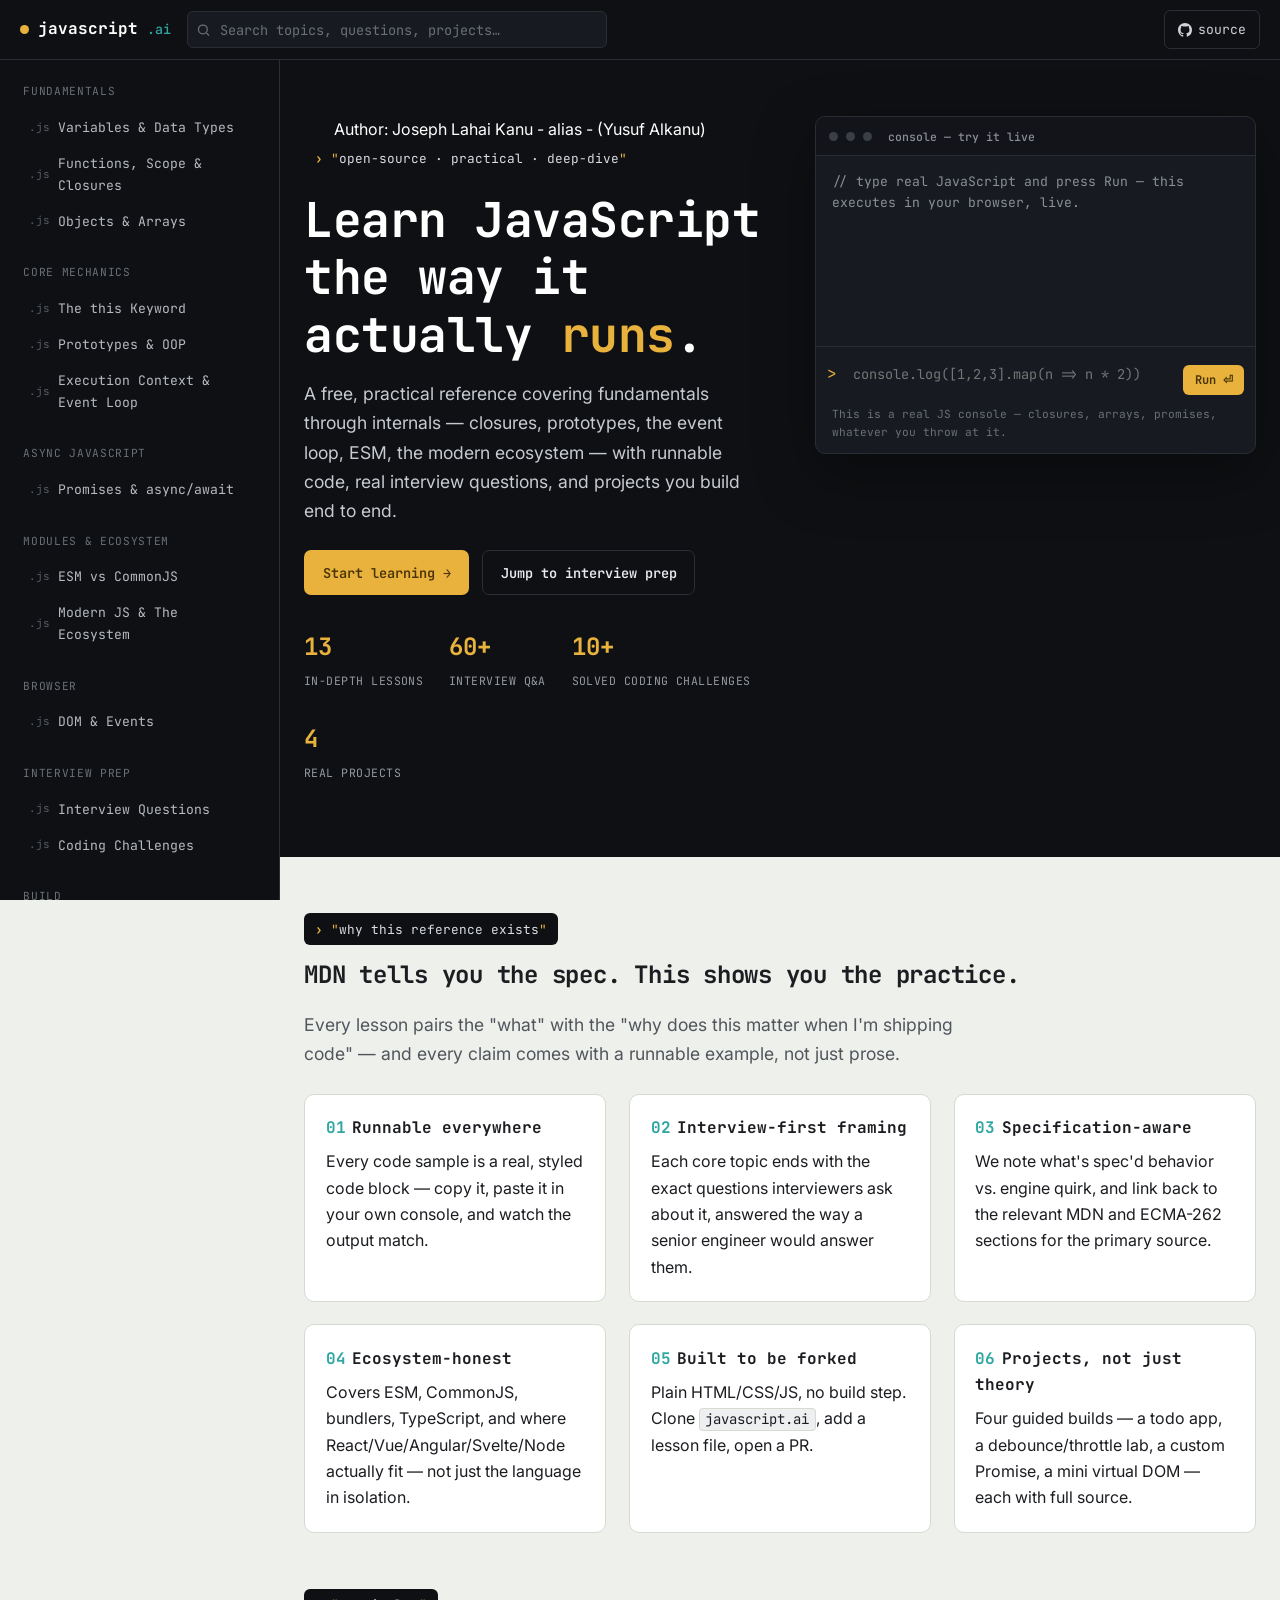
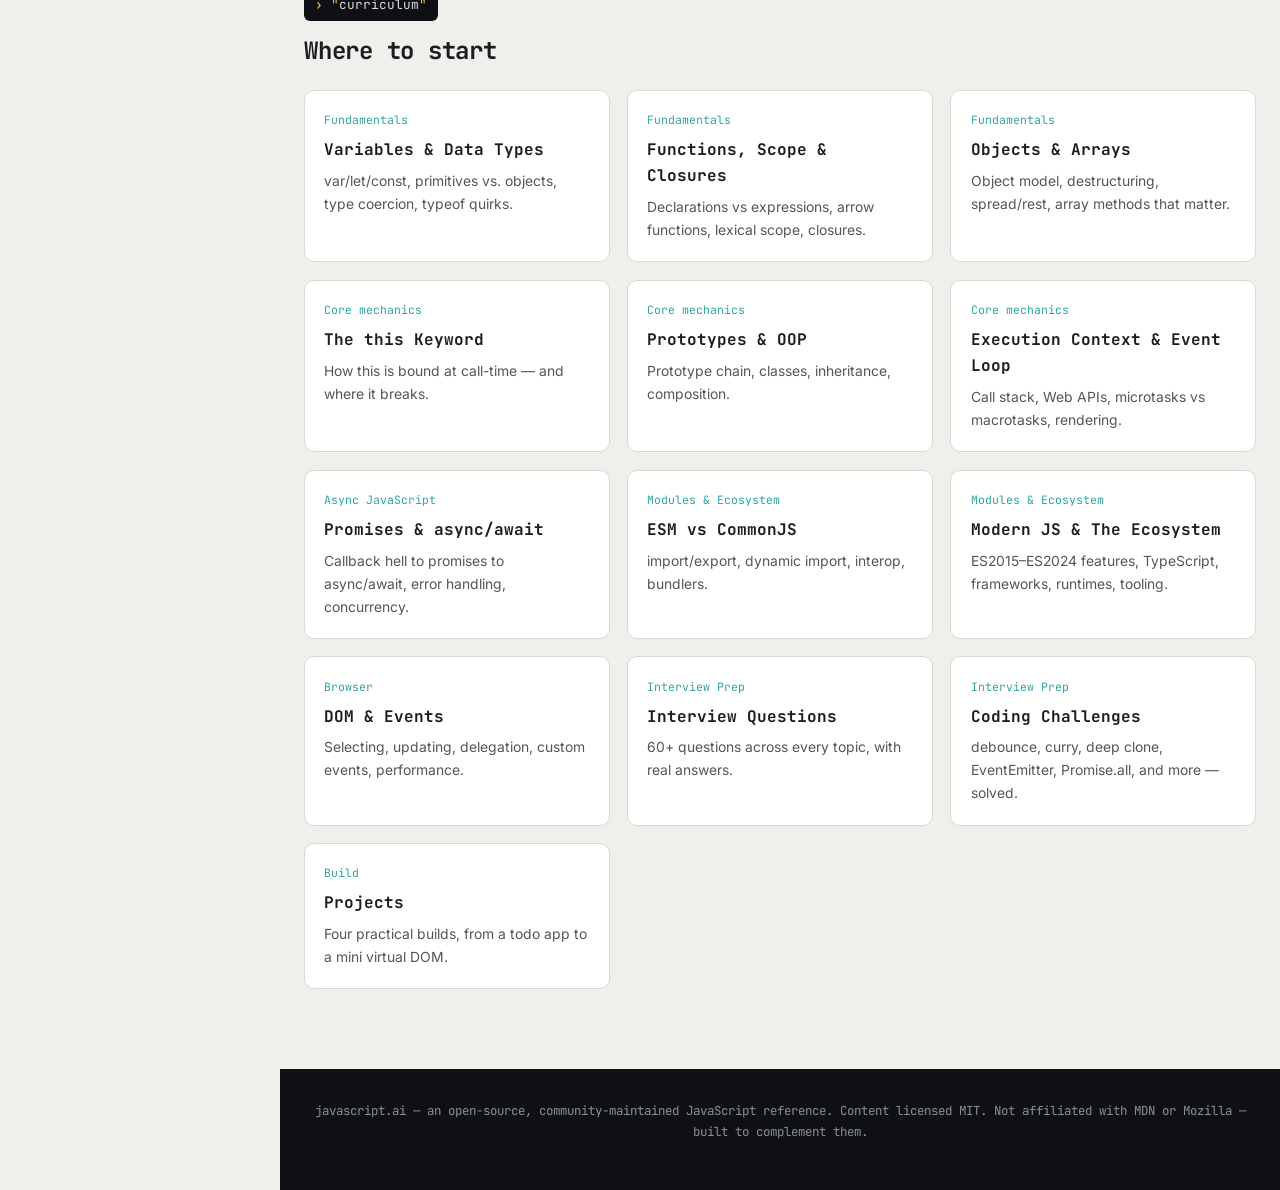
<file: index.html>
<!DOCTYPE html>
<html lang="en">
<head>
<meta charset="UTF-8">
<meta name="viewport" content="width=device-width, initial-scale=1.0">
<title>javascript.ai — A practical, deep-dive JavaScript reference</title>
<meta name="description" content="An open-source, practical JavaScript reference: fundamentals to internals, ESM, the ecosystem, interview questions, and real projects.">
<link rel="stylesheet" href="css/style.css">
<style>
  .hero{ background: var(--ink); color:#fff; padding: 3.5rem 1.5rem 4.5rem; }
  .hero__inner{ max-width: 1100px; margin: 0 auto; display:grid; grid-template-columns: 1.05fr 1fr; gap: 3rem; align-items: start; }
  .hero h1{ color:#fff; font-size: clamp(2rem,4vw,3rem); margin: 0 0 1rem; }
  .hero h1 .amber{ color: var(--amber); }
  .hero p.lede{ color:#c7cad0; margin-bottom: 1.6rem; }
  .hero__cta{ display:flex; gap: .8rem; flex-wrap:wrap; margin-bottom: 2rem; }
  .stat-row{ display:flex; gap: 1.6rem; flex-wrap:wrap; }
  .stat{ font-family:'JetBrains Mono',monospace; }
  .stat b{ display:block; font-size: 1.5rem; color: var(--amber); }
  .stat span{ font-size:.72rem; color:#9599a0; text-transform:uppercase; letter-spacing:.04em; }

  .terminal{ background: var(--ink-soft); border:1px solid var(--line-dark); border-radius: 10px; overflow:hidden; box-shadow: 0 20px 60px rgba(0,0,0,.35); }
  .terminal__bar{ display:flex; align-items:center; gap:.5rem; padding:.6rem .8rem; background:#12141a; border-bottom:1px solid var(--line-dark); }
  .terminal__bar span{ width:9px; height:9px; border-radius:50%; background:#3a3e46; }
  .terminal__bar b{ margin-left:.5rem; font-family:'JetBrains Mono',monospace; font-size:.72rem; color:#8b8f97; font-weight:500; }
  #replLog{ min-height: 190px; max-height: 260px; overflow-y:auto; padding: .9rem 1rem; font-family:'JetBrains Mono',monospace; font-size:.82rem; color:#d9dce2; }
  .terminal__input-row{ display:flex; gap:.5rem; border-top:1px solid var(--line-dark); padding:.6rem .7rem; align-items:flex-end; }
  .terminal__input-row span{ color: var(--amber); font-family:'JetBrains Mono',monospace; padding-bottom:.5rem; }
  #replInput{ flex:1; resize:none; background:none; border:0; color:#e7e9ee; font-family:'JetBrains Mono',monospace; font-size:.85rem; padding:.5rem; height: 2.4rem; }
  #replInput:focus{ outline:none; }
  #replRun{ background: var(--amber); color: var(--amber-ink); border:0; border-radius:6px; font-family:'JetBrains Mono',monospace; font-size:.75rem; font-weight:700; padding:.45rem .7rem; cursor:pointer; }
  .terminal__hint{ font-size:.7rem; color:#6b7078; padding: 0 1rem .7rem; font-family:'JetBrains Mono',monospace; }

  .section{ max-width: 1100px; margin: 0 auto; padding: 3.5rem 1.5rem; }
  .section h2{ border:0; padding:0; margin-top:0; }
  .why-grid{ display:grid; grid-template-columns: repeat(auto-fit,minmax(230px,1fr)); gap: 1.4rem; margin-top: 1.6rem; }
  .why{ background: var(--paper-raised); border:1px solid var(--line); border-radius:10px; padding: 1.3rem; }
  .why b{ font-family:'JetBrains Mono',monospace; display:block; margin-bottom:.4rem; }
  .why b .n{ color: var(--teal); margin-right:.4rem; }
</style>
</head>
<body>
<div class="shell">
  <div class="topbar" id="topbar-mount"></div>
  <div class="body-row">
    <nav class="sidebar" id="sidebar-mount" aria-label="Curriculum"></nav>

    <main class="content" style="padding:0;">
      <section class="hero">
        <div class="hero__inner">
          <div>
            <span style="padding: 20px; margin: 20px 10px; text-align: center; bacground-color: dodgerblue; border: none; ">Author: <a style="text-decoration: none; color: white; bacground-color: dodgerblue;" href="https://joe.codezerra.com">Joseph Lahai Kanu - alias - (Yusuf Alkanu)</a></span>
            <span class="eyebrow"><span class="str">open-source · practical · deep-dive</span></span>
            <h1>Learn JavaScript the way it actually <span class="amber">runs</span>.</h1>
            <p class="lede">A free, practical reference covering fundamentals through internals — closures, prototypes, the event loop, ESM, the modern ecosystem — with runnable code, real interview questions, and projects you build end to end.</p>
            <div class="hero__cta">
              <a class="btn primary" href="pages/fundamentals/variables-types.html">Start learning →</a>
              <a class="btn ghost" href="interview-questions.html">Jump to interview prep</a>
            </div>
            <div class="stat-row">
              <div class="stat"><b>13</b><span>in-depth lessons</span></div>
              <div class="stat"><b>60+</b><span>interview Q&amp;A</span></div>
              <div class="stat"><b>10+</b><span>solved coding challenges</span></div>
              <div class="stat"><b>4</b><span>real projects</span></div>
            </div>
          </div>

          <div>
            <div class="terminal">
              <div class="terminal__bar"><span></span><span></span><span></span><b>console — try it live</b></div>
              <div id="replLog">
                <div class="output__line" style="color:#8b8f97">// type real JavaScript and press Run — this executes in your browser, live.</div>
              </div>
              <div class="terminal__input-row">
                <span>&gt;</span>
                <textarea id="replInput" placeholder="console.log([1,2,3].map(n => n * 2))"></textarea>
                <button id="replRun" type="button">Run ⏎</button>
              </div>
              <div class="terminal__hint">This is a real JS console — closures, arrays, promises, whatever you throw at it.</div>
            </div>
          </div>
        </div>
      </section>

      <section class="section">
        <span class="eyebrow"><span class="str">why this reference exists</span></span>
        <h2>MDN tells you the spec. This shows you the practice.</h2>
        <p class="lede">Every lesson pairs the "what" with the "why does this matter when I'm shipping code" — and every claim comes with a runnable example, not just prose.</p>
        <div class="why-grid">
          <div class="why"><b><span class="n">01</span>Runnable everywhere</b>Every code sample is a real, styled code block — copy it, paste it in your own console, and watch the output match.</div>
          <div class="why"><b><span class="n">02</span>Interview-first framing</b>Each core topic ends with the exact questions interviewers ask about it, answered the way a senior engineer would answer them.</div>
          <div class="why"><b><span class="n">03</span>Specification-aware</b>We note what's spec'd behavior vs. engine quirk, and link back to the relevant MDN and ECMA-262 sections for the primary source.</div>
          <div class="why"><b><span class="n">04</span>Ecosystem-honest</b>Covers ESM, CommonJS, bundlers, TypeScript, and where React/Vue/Angular/Svelte/Node actually fit — not just the language in isolation.</div>
          <div class="why"><b><span class="n">05</span>Built to be forked</b>Plain HTML/CSS/JS, no build step. Clone <code>javascript.ai</code>, add a lesson file, open a PR.</div>
          <div class="why"><b><span class="n">06</span>Projects, not just theory</b>Four guided builds — a todo app, a debounce/throttle lab, a custom Promise, a mini virtual DOM — each with full source.</div>
        </div>
      </section>

      <section class="section" style="padding-top:0;">
        <span class="eyebrow"><span class="str">curriculum</span></span>
        <h2>Where to start</h2>
        <div class="grid" id="homeGrid"></div>
      </section>

      <footer class="site">
        <p>javascript.ai — an open-source, community-maintained JavaScript reference. Content licensed MIT. Not affiliated with MDN or Mozilla — built to complement them.</p>
      </footer>
    </main>
  </div>
</div>

<script>window.SITE_ROOT = './';</script>
<script src="js/site-data.js"></script>
<script src="js/include.js"></script>
<script src="js/main.js"></script>
<script src="js/repl.js"></script>
<script>
  const grid = document.getElementById('homeGrid');
  if (grid) {
    grid.innerHTML = window.SITE_SEARCH_INDEX.map(item => `
      <a class="card" href="${item.href}">
        <div class="card__file">${item.group}</div>
        <div class="card__title">${item.title}</div>
        <p class="card__desc">${item.desc}</p>
      </a>`).join('');
  }
</script>
</body>
</html>
</file>
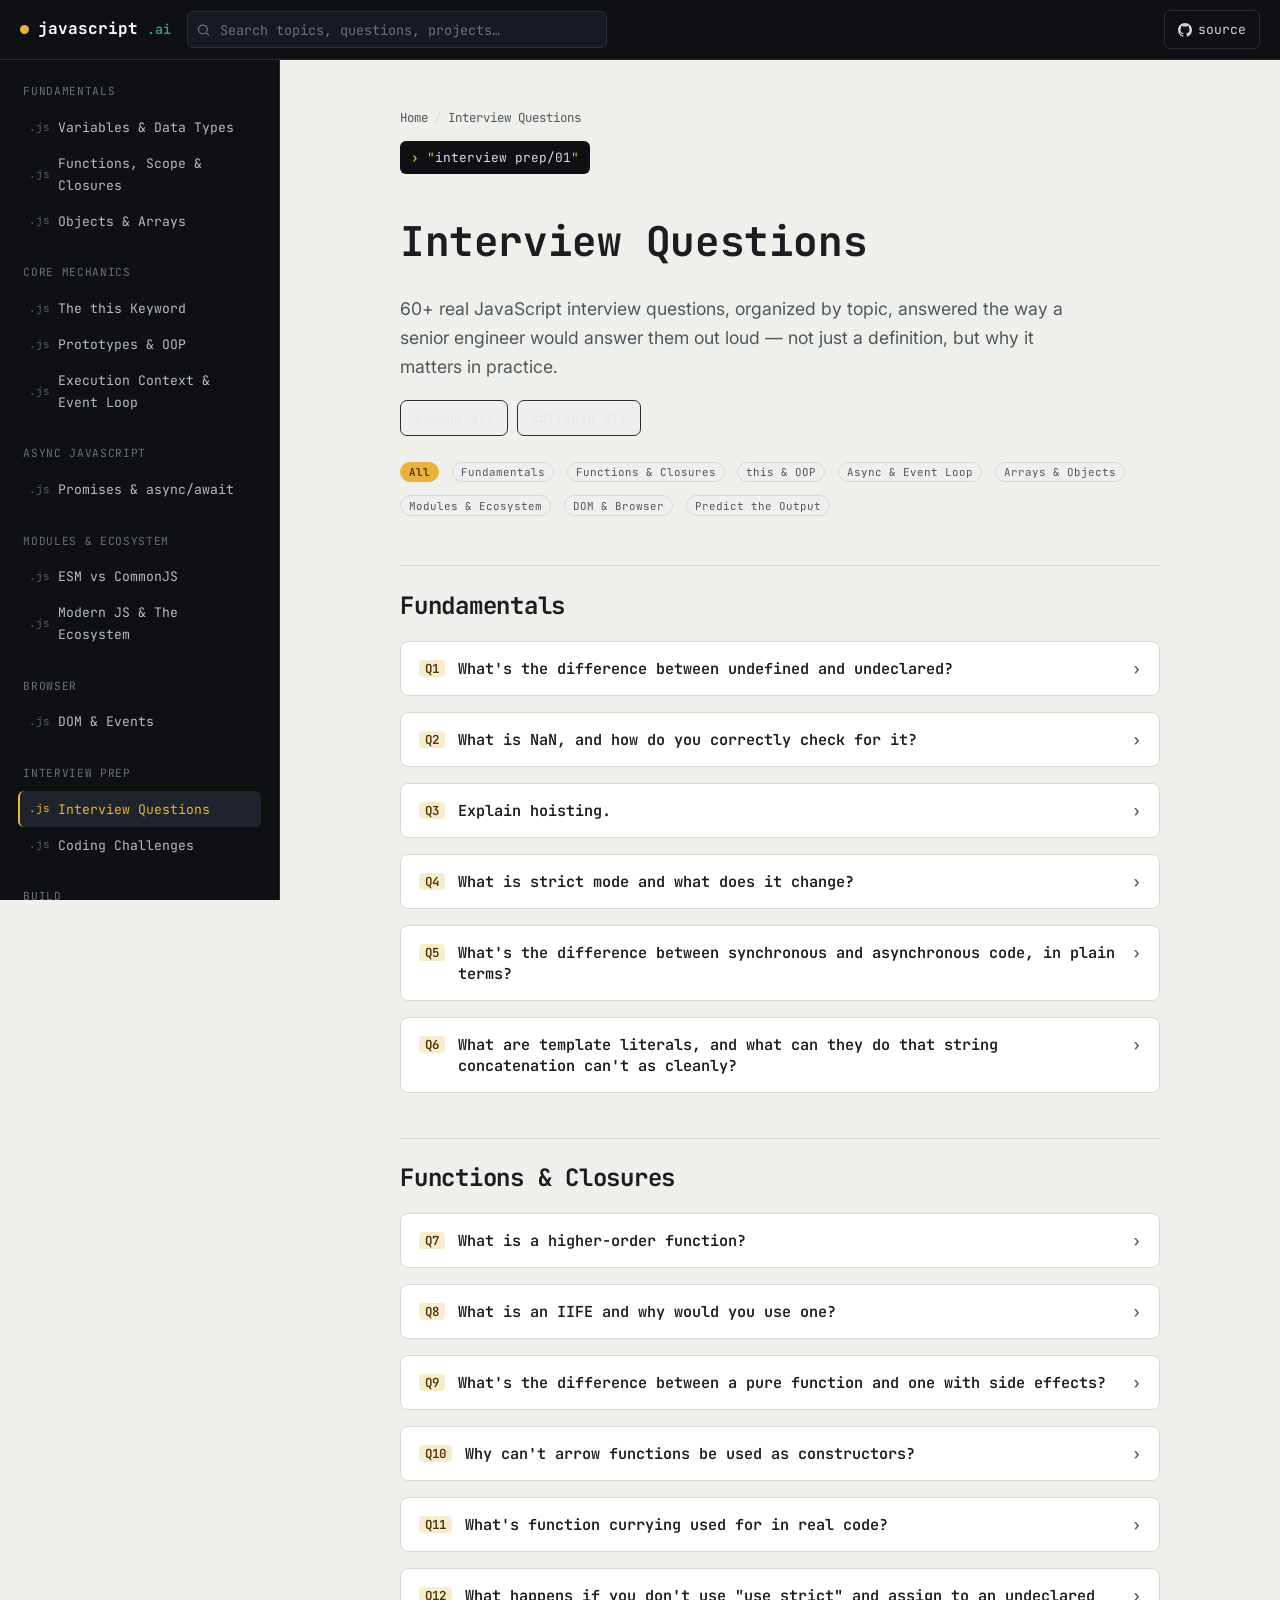
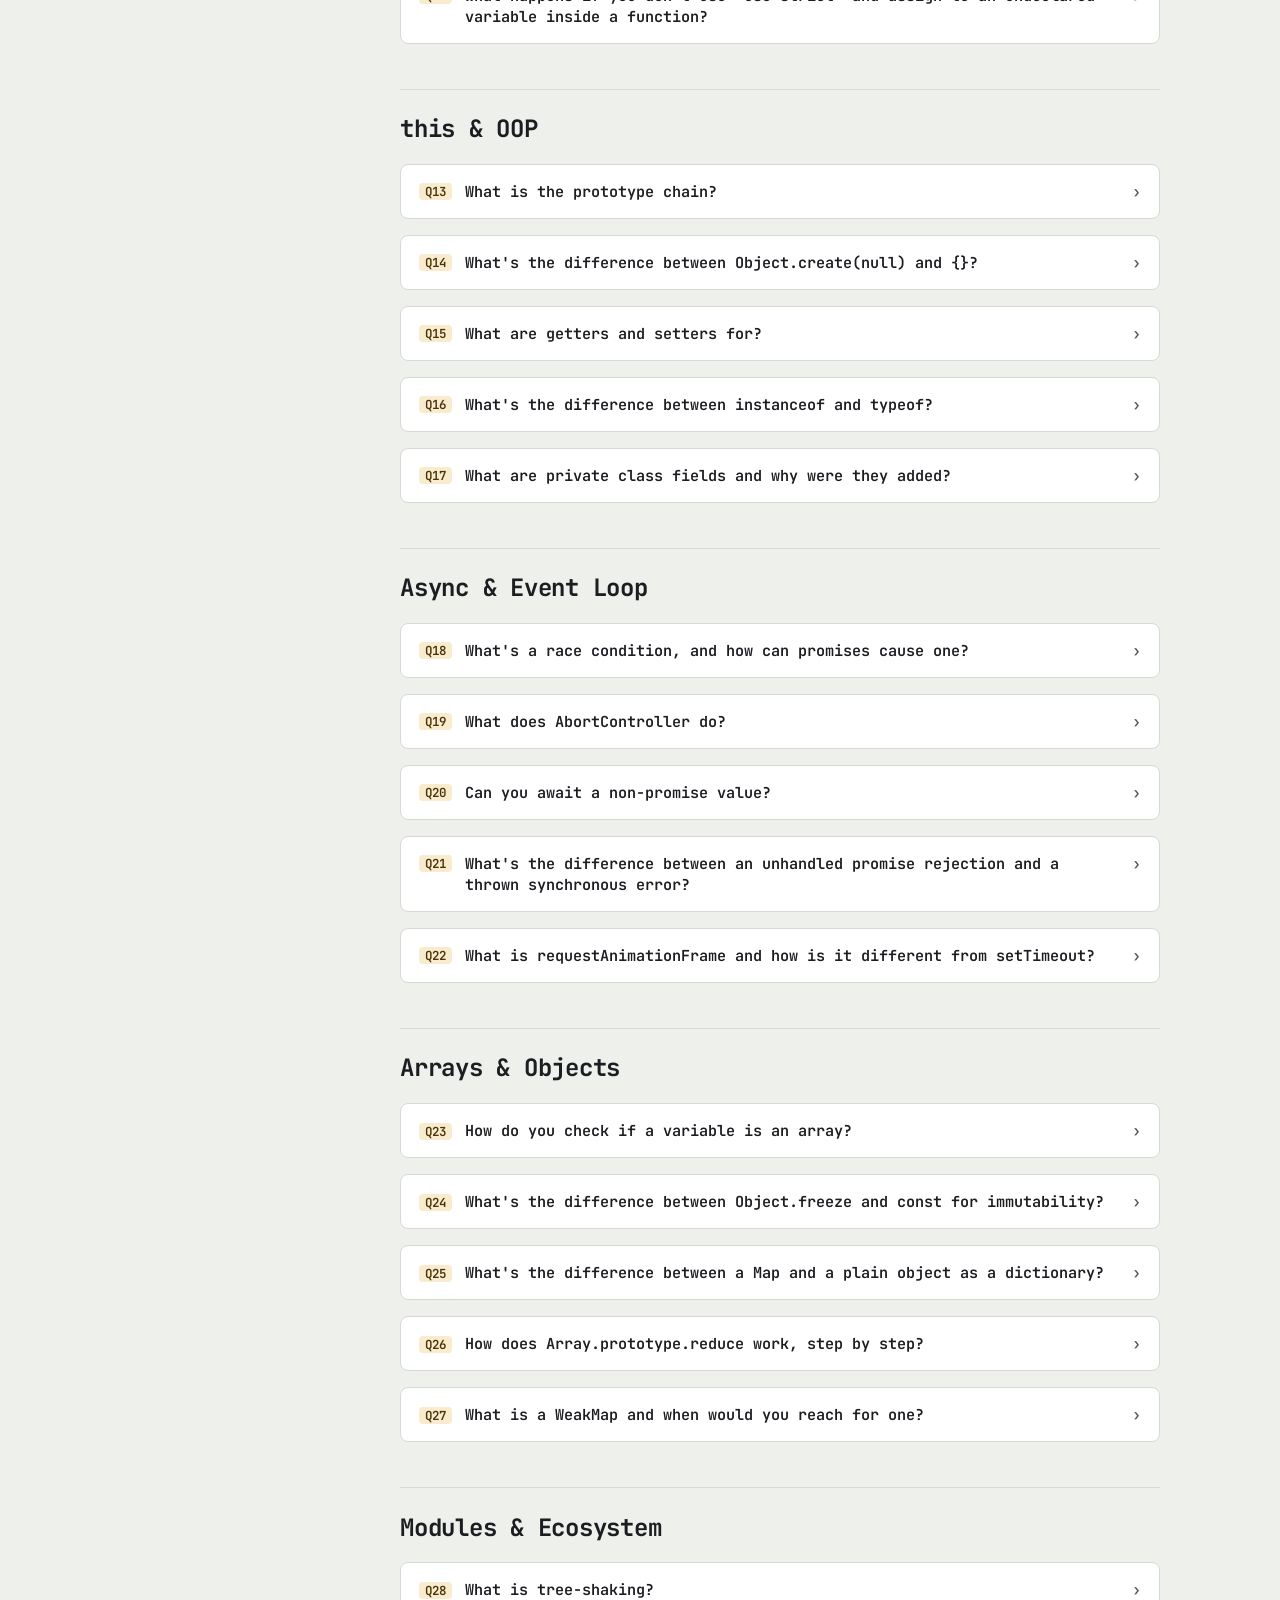
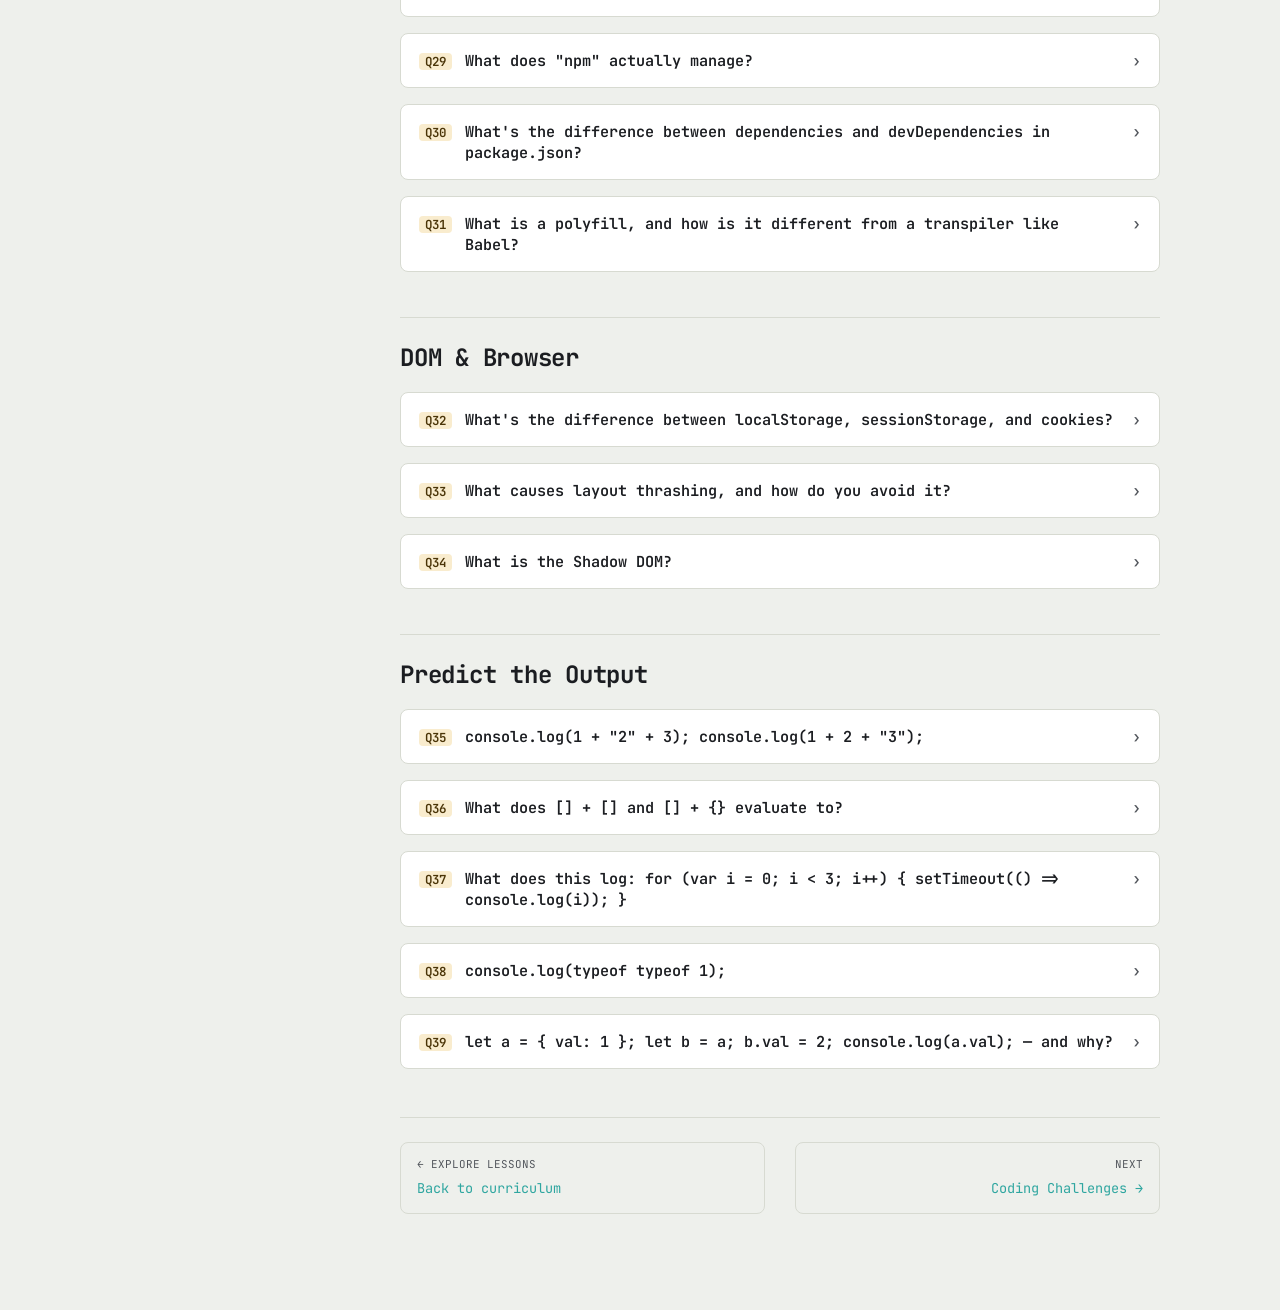
<file: interview-questions.html>
<!DOCTYPE html>
<html lang="en">
<head>
<meta charset="UTF-8">
<meta name="viewport" content="width=device-width, initial-scale=1.0">
<title>Interview Questions · javascript.ai</title>
<meta name="description" content="60+ real JavaScript interview questions with practical, senior-level answers.">
<link rel="stylesheet" href="./css/style.css">
</head>
<body>
<div class="shell">
  <div class="topbar" id="topbar-mount"></div>
  <div class="body-row">
    <nav class="sidebar" id="sidebar-mount" aria-label="Curriculum"></nav>
    <main class="content">
      <div class="content__inner">
        <p class="breadcrumb"><a href="./index.html">Home</a><span class="sep">/</span>Interview Questions</p>
<span class="eyebrow"><span class="str">interview prep/01</span></span>
<h1>Interview Questions</h1>
<p class="lede">60+ real JavaScript interview questions, organized by topic, answered the way a senior engineer would answer them out loud — not just a definition, but why it matters in practice.</p>

<div style="display:flex; gap:.6rem; align-items:center; margin: 1.2rem 0 1.6rem; flex-wrap:wrap;">
  <button class="btn ghost" data-expand-all type="button" style="padding:.5rem .8rem;">expand all</button>
  <button class="btn ghost" data-collapse-all type="button" style="padding:.5rem .8rem;">collapse all</button>
</div>

<div id="tagFilter" style="display:flex; gap:.5rem; flex-wrap:wrap; margin-bottom:2rem;">
  <button class="tag active" data-tag="all" style="cursor:pointer;">All</button>
  <button class="tag" data-tag="fundamentals" style="cursor:pointer;">Fundamentals</button>
  <button class="tag" data-tag="functions" style="cursor:pointer;">Functions &amp; Closures</button>
  <button class="tag" data-tag="this-oop" style="cursor:pointer;">this &amp; OOP</button>
  <button class="tag" data-tag="async" style="cursor:pointer;">Async &amp; Event Loop</button>
  <button class="tag" data-tag="arrays-objects" style="cursor:pointer;">Arrays &amp; Objects</button>
  <button class="tag" data-tag="modules" style="cursor:pointer;">Modules &amp; Ecosystem</button>
  <button class="tag" data-tag="dom" style="cursor:pointer;">DOM &amp; Browser</button>
  <button class="tag" data-tag="output" style="cursor:pointer;">Predict the Output</button>
</div>
<style>#tagFilter .tag.active{ background: var(--amber); color: var(--amber-ink); border-color: var(--amber); font-weight:600; }</style>

<h2>Fundamentals</h2>
<div class="qa" data-tags="fundamentals"><button class="qa__q"><span class="idx">Q1</span>What's the difference between undefined and undeclared?<span class="chev">›</span></button><div class="qa__a"><p><code>undefined</code> means a variable exists (declared) but has no assigned value. <em>Undeclared</em> means the variable was never declared at all — referencing it throws a <code>ReferenceError</code> (except <code>typeof undeclaredVar</code>, which safely returns <code>"undefined"</code> without throwing).</p></div></div>

<div class="qa" data-tags="fundamentals"><button class="qa__q"><span class="idx">Q2</span>What is NaN, and how do you correctly check for it?<span class="chev">›</span></button><div class="qa__a"><p><code>NaN</code> ("Not a Number") is the result of an invalid numeric operation, like <code>0/0</code> or <code>parseInt("abc")</code>. It's the only value in JavaScript that isn't equal to itself (<code>NaN === NaN</code> is <code>false</code>), so use <code>Number.isNaN(value)</code> to check for it — never <code>value === NaN</code>.</p></div></div>

<div class="qa" data-tags="fundamentals"><button class="qa__q"><span class="idx">Q3</span>Explain hoisting.<span class="chev">›</span></button><div class="qa__a"><p>Before code executes, the engine scans the current scope and allocates memory for variable and function declarations. <code>var</code> declarations are hoisted and initialized to <code>undefined</code>; <code>let</code>/<code>const</code> are hoisted but left uninitialized (the "temporal dead zone") until their declaration line runs; function declarations are hoisted with their full body, so they're callable before their line in the source.</p></div></div>

<div class="qa" data-tags="fundamentals"><button class="qa__q"><span class="idx">Q4</span>What is strict mode and what does it change?<span class="chev">›</span></button><div class="qa__a"><p><code>"use strict"</code> opts into a stricter parsing and error-handling mode: it throws on assignments to undeclared variables, disallows duplicate parameter names, makes <code>this</code> undefined instead of the global object in plain function calls, and disallows several unsafe legacy features. ES modules and classes are strict mode by default automatically.</p></div></div>

<div class="qa" data-tags="fundamentals"><button class="qa__q"><span class="idx">Q5</span>What's the difference between synchronous and asynchronous code, in plain terms?<span class="chev">›</span></button><div class="qa__a"><p>Synchronous code runs top to bottom, each line waiting for the previous one to finish, blocking further execution. Asynchronous code lets long-running operations (network calls, timers, file I/O) happen in the background without freezing the rest of the program, with results delivered later via callbacks, promises, or async/await.</p></div></div>

<div class="qa" data-tags="fundamentals"><button class="qa__q"><span class="idx">Q6</span>What are template literals, and what can they do that string concatenation can't as cleanly?<span class="chev">›</span></button><div class="qa__a"><p>Backtick-delimited strings supporting embedded expressions (<code>`Hi ${name}`</code>) and multi-line strings without escape characters. They also enable "tagged templates" — a function can intercept and transform the literal's pieces, which is how libraries like styled-components parse CSS-in-JS.</p></div></div>

<h2>Functions & Closures</h2>
<div class="qa" data-tags="functions"><button class="qa__q"><span class="idx">Q7</span>What is a higher-order function?<span class="chev">›</span></button><div class="qa__a"><p>A function that takes another function as an argument, returns a function, or both. <code>map</code>, <code>filter</code>, <code>reduce</code>, <code>debounce</code>, and <code>curry</code> are all higher-order functions — this pattern is central to functional-style JavaScript.</p></div></div>

<div class="qa" data-tags="functions"><button class="qa__q"><span class="idx">Q8</span>What is an IIFE and why would you use one?<span class="chev">›</span></button><div class="qa__a"><p>An Immediately Invoked Function Expression — <code>(function(){ ... })()</code> — runs as soon as it's defined, creating an isolated scope. Before ES6 modules and block scoping, it was the standard way to avoid polluting the global namespace. Today it's mostly seen in bundler output and legacy code, replaced by modules and blocks.</p></div></div>

<div class="qa" data-tags="functions"><button class="qa__q"><span class="idx">Q9</span>What's the difference between a pure function and one with side effects?<span class="chev">›</span></button><div class="qa__a"><p>A pure function always returns the same output for the same input and doesn't modify anything outside its own scope (no mutating arguments, no network calls, no touching global state). Side effects — logging, DOM updates, mutating a passed-in object — make code harder to test and reason about, which is why pure functions are preferred where practical.</p></div></div>

<div class="qa" data-tags="functions"><button class="qa__q"><span class="idx">Q10</span>Why can't arrow functions be used as constructors?<span class="chev">›</span></button><div class="qa__a"><p>Arrow functions have no internal <code>[[Construct]]</code> method and no <code>prototype</code> property — both of which <code>new</code> depends on to build a new object and link its prototype chain. Calling <code>new</code> on an arrow function throws a <code>TypeError</code> immediately.</p></div></div>

<div class="qa" data-tags="functions"><button class="qa__q"><span class="idx">Q11</span>What's function currying used for in real code?<span class="chev">›</span></button><div class="qa__a"><p>Pre-configuring a function with some arguments to create a more specific, reusable version — e.g. turning a generic <code>request(method, url, body)</code> into <code>get = curry(request)("GET")</code>. It's common in functional composition pipelines and configuration-heavy utilities.</p></div></div>

<div class="qa" data-tags="functions"><button class="qa__q"><span class="idx">Q12</span>What happens if you don't use "use strict" and assign to an undeclared variable inside a function?<span class="chev">›</span></button><div class="qa__a"><p>Non-strict mode silently creates a variable on the global object rather than throwing — a classic source of hard-to-trace bugs. Strict mode (default in modules and classes) throws a <code>ReferenceError</code> instead, which is one of many reasons to prefer modules.</p></div></div>

<h2>this & OOP</h2>
<div class="qa" data-tags="this-oop"><button class="qa__q"><span class="idx">Q13</span>What is the prototype chain?<span class="chev">›</span></button><div class="qa__a"><p>Every object has an internal link to another object (its prototype). When you access a property that doesn't exist on the object itself, JavaScript walks up this chain of prototypes until it finds the property or reaches <code>null</code>. This is how inheritance works natively in JavaScript.</p></div></div>

<div class="qa" data-tags="this-oop"><button class="qa__q"><span class="idx">Q14</span>What's the difference between Object.create(null) and {}?<span class="chev">›</span></button><div class="qa__a"><p><code>{}</code> is shorthand for an object whose prototype is <code>Object.prototype</code>, inheriting methods like <code>toString</code> and <code>hasOwnProperty</code>. <code>Object.create(null)</code> creates an object with <em>no</em> prototype at all — useful as a pure dictionary/hash map with zero risk of key collisions with inherited method names.</p></div></div>

<div class="qa" data-tags="this-oop"><button class="qa__q"><span class="idx">Q15</span>What are getters and setters for?<span class="chev">›</span></button><div class="qa__a"><p>They let a property look like a plain field from the outside while running computed logic underneath — e.g. a <code>fullName</code> getter that combines <code>firstName</code> and <code>lastName</code>, or a setter that validates a value before storing it. Defined with <code>get</code>/<code>set</code> in an object literal or class.</p></div></div>

<div class="qa" data-tags="this-oop"><button class="qa__q"><span class="idx">Q16</span>What's the difference between instanceof and typeof?<span class="chev">›</span></button><div class="qa__a"><p><code>typeof</code> returns a string naming the primitive type ("string", "number", "object", "function", etc.) — coarse-grained and doesn't distinguish object types. <code>instanceof</code> checks whether an object's prototype chain includes a given constructor's <code>prototype</code> — it answers "is this specifically an Array / a custom class / etc."</p></div></div>

<div class="qa" data-tags="this-oop"><button class="qa__q"><span class="idx">Q17</span>What are private class fields and why were they added?<span class="chev">›</span></button><div class="qa__a"><p><code>#fieldName</code> (ES2022) creates a field genuinely inaccessible from outside the class — not just a naming convention like the old <code>_field</code> underscore pattern, which was always publicly accessible. It gives JavaScript real encapsulation for the first time without relying on closures or WeakMaps as a workaround.</p></div></div>

<h2>Async & Event Loop</h2>
<div class="qa" data-tags="async"><button class="qa__q"><span class="idx">Q18</span>What's a race condition, and how can promises cause one?<span class="chev">›</span></button><div class="qa__a"><p>A race condition happens when the outcome depends on unpredictable timing between concurrent operations. A classic JS example: firing two API requests for search-as-you-type where a slower earlier request resolves <em>after</em> a faster later one, overwriting the correct, newer result with stale data. Fix it by tracking a request ID/AbortController and ignoring out-of-date responses.</p></div></div>

<div class="qa" data-tags="async"><button class="qa__q"><span class="idx">Q19</span>What does AbortController do?<span class="chev">›</span></button><div class="qa__a"><p>It provides a way to cancel an in-flight async operation, most commonly a <code>fetch</code> request. You create an <code>AbortController</code>, pass its <code>.signal</code> to <code>fetch</code>, and calling <code>.abort()</code> rejects the fetch promise with an <code>AbortError</code> — essential for cancelling stale requests (e.g. when a user navigates away or types a new search query).</p></div></div>

<div class="qa" data-tags="async"><button class="qa__q"><span class="idx">Q20</span>Can you await a non-promise value?<span class="chev">›</span></button><div class="qa__a"><p>Yes — <code>await</code> works on any value. If it's not a thenable, JavaScript wraps it in <code>Promise.resolve()</code> automatically and resumes on the next microtask tick. <code>await 5</code> is valid and simply yields <code>5</code>.</p></div></div>

<div class="qa" data-tags="async"><button class="qa__q"><span class="idx">Q21</span>What's the difference between an unhandled promise rejection and a thrown synchronous error?<span class="chev">›</span></button><div class="qa__a"><p>A synchronous throw halts execution immediately and can be caught by any enclosing <code>try/catch</code> up the call stack. A rejected promise with no <code>.catch()</code> (or enclosing <code>try/catch</code> around an <code>await</code>) doesn't stop anything synchronously — it fires an <code>unhandledrejection</code> event, which in Node can even crash the process depending on configuration.</p></div></div>

<div class="qa" data-tags="async"><button class="qa__q"><span class="idx">Q22</span>What is requestAnimationFrame and how is it different from setTimeout?<span class="chev">›</span></button><div class="qa__a"><p><code>requestAnimationFrame(callback)</code> schedules a callback to run right before the browser's next repaint, synced to the display's refresh rate (typically ~60fps) — ideal for animations. <code>setTimeout</code> has no relationship to the rendering cycle and can run mid-frame, causing jank in visual updates.</p></div></div>

<h2>Arrays & Objects</h2>
<div class="qa" data-tags="arrays-objects"><button class="qa__q"><span class="idx">Q23</span>How do you check if a variable is an array?<span class="chev">›</span></button><div class="qa__a"><p><code>Array.isArray(value)</code> — the reliable, spec-recommended way. <code>typeof</code> returns <code>"object"</code> for arrays (unhelpful), and <code>instanceof Array</code> fails across different execution contexts (e.g. an array passed from an iframe).</p></div></div>

<div class="qa" data-tags="arrays-objects"><button class="qa__q"><span class="idx">Q24</span>What's the difference between Object.freeze and const for immutability?<span class="chev">›</span></button><div class="qa__a"><p><code>const</code> only prevents reassigning the <em>variable binding</em> — the object's properties remain fully mutable. <code>Object.freeze()</code> actually prevents adding, removing, or changing properties on the object itself (shallowly — nested objects are still mutable unless frozen too, so deep freezing requires a recursive helper).</p></div></div>

<div class="qa" data-tags="arrays-objects"><button class="qa__q"><span class="idx">Q25</span>What's the difference between a Map and a plain object as a dictionary?<span class="chev">›</span></button><div class="qa__a"><p><code>Map</code> allows any value (including objects and functions) as a key, preserves insertion order reliably, has a direct <code>.size</code> property, and doesn't have prototype-chain key collisions. Plain objects coerce all keys to strings and inherit properties from <code>Object.prototype</code> unless created with <code>Object.create(null)</code>.</p></div></div>

<div class="qa" data-tags="arrays-objects"><button class="qa__q"><span class="idx">Q26</span>How does Array.prototype.reduce work, step by step?<span class="chev">›</span></button><div class="qa__a"><p><code>reduce(callback, initialValue)</code> iterates the array left to right, calling <code>callback(accumulator, currentItem, index, array)</code> each time. The callback's return value becomes the <code>accumulator</code> passed into the next call. After the last item, the final accumulator is returned. Without an <code>initialValue</code>, the first array element is used as the starting accumulator and iteration begins at index 1.</p></div></div>

<div class="qa" data-tags="arrays-objects"><button class="qa__q"><span class="idx">Q27</span>What is a WeakMap and when would you reach for one?<span class="chev">›</span></button><div class="qa__a"><p>A <code>WeakMap</code> holds object keys "weakly" — if there's no other reference to a key object, it can be garbage collected even while still in the WeakMap, and the entry disappears automatically. It's used for attaching private/metadata to objects (like caching computed results per DOM node) without causing memory leaks or preventing cleanup.</p></div></div>

<h2>Modules & Ecosystem</h2>
<div class="qa" data-tags="modules"><button class="qa__q"><span class="idx">Q28</span>What is tree-shaking?<span class="chev">›</span></button><div class="qa__a"><p>A build-time optimization where a bundler analyzes static <code>import</code>/<code>export</code> statements to determine which exports are actually used, then removes ("shakes off") the rest from the final bundle — reducing shipped file size. It relies on ESM's static structure; it generally doesn't work reliably with CommonJS.</p></div></div>

<div class="qa" data-tags="modules"><button class="qa__q"><span class="idx">Q29</span>What does "npm" actually manage?<span class="chev">›</span></button><div class="qa__a"><p>npm (Node Package Manager) installs, versions, and resolves dependencies listed in <code>package.json</code>, downloading them from the npm registry into <code>node_modules</code>. It also runs defined scripts (<code>npm run build</code>) and manages semantic versioning ranges (<code>^</code>/<code>~</code>) so projects can safely receive compatible updates.</p></div></div>

<div class="qa" data-tags="modules"><button class="qa__q"><span class="idx">Q30</span>What's the difference between dependencies and devDependencies in package.json?<span class="chev">›</span></button><div class="qa__a"><p><code>dependencies</code> are required at runtime in production (e.g. a UI library the app imports). <code>devDependencies</code> are only needed during development or build (test runners, linters, bundlers) and aren't installed when a package is installed as a dependency elsewhere with <code>--production</code>.</p></div></div>

<div class="qa" data-tags="modules"><button class="qa__q"><span class="idx">Q31</span>What is a polyfill, and how is it different from a transpiler like Babel?<span class="chev">›</span></button><div class="qa__a"><p>A polyfill is runtime code that implements a missing feature (like adding <code>Array.prototype.flat</code> to an old engine that lacks it) — it patches the environment. A transpiler like Babel rewrites your <em>syntax</em> at build time (e.g. converting arrow functions to regular functions) — it changes the code itself, not the runtime. Modern syntax often needs transpiling; missing APIs need polyfilling.</p></div></div>

<h2>DOM & Browser</h2>
<div class="qa" data-tags="dom"><button class="qa__q"><span class="idx">Q32</span>What's the difference between localStorage, sessionStorage, and cookies?<span class="chev">›</span></button><div class="qa__a"><p><code>localStorage</code> persists indefinitely per origin, until explicitly cleared. <code>sessionStorage</code> persists only for the tab's lifetime. Both store roughly 5-10MB, are synchronous, and aren't sent with HTTP requests. Cookies are much smaller (~4KB), can have expiry dates, and are automatically sent with every matching request to the server — which is why they're used for auth tokens the server needs to read.</p></div></div>

<div class="qa" data-tags="dom"><button class="qa__q"><span class="idx">Q33</span>What causes layout thrashing, and how do you avoid it?<span class="chev">›</span></button><div class="qa__a"><p>Repeatedly interleaving DOM reads (like <code>offsetHeight</code>) and writes (like <code>style.height =</code>) in a loop forces the browser to recalculate layout synchronously on every read, instead of batching. Avoid it by reading all needed values first, then writing all changes, or by batching writes with a <code>DocumentFragment</code>/<code>requestAnimationFrame</code>.</p></div></div>

<div class="qa" data-tags="dom"><button class="qa__q"><span class="idx">Q34</span>What is the Shadow DOM?<span class="chev">›</span></button><div class="qa__a"><p>An encapsulated DOM subtree attached to an element, with its own scoped styles and structure that don't leak in or out of the main document — the mechanism behind native <code>&lt;video&gt;</code> controls and Web Components. It prevents a component's internal markup and CSS from clashing with the rest of the page.</p></div></div>

<h2>Predict the Output</h2>
<div class="qa" data-tags="output"><button class="qa__q"><span class="idx">Q35</span>console.log(1 + "2" + 3); console.log(1 + 2 + "3");<span class="chev">›</span></button><div class="qa__a"><p><code>"123"</code>, then <code>"33"</code>. The <code>+</code> operator evaluates left to right: <code>1 + "2"</code> coerces to string concatenation first, giving <code>"12"</code>, then <code>+ 3</code> concatenates again → <code>"123"</code>. In the second, <code>1 + 2</code> is number addition (both numbers) → <code>3</code>, then <code>3 + "3"</code> concatenates → <code>"33"</code>.</p></div></div>

<div class="qa" data-tags="output"><button class="qa__q"><span class="idx">Q36</span>What does [] + [] and [] + {} evaluate to?<span class="chev">›</span></button><div class="qa__a"><p><code>[] + []</code> → <code>""</code> (both arrays coerce to empty strings, concatenated). <code>[] + {}</code> → <code>"[object Object]"</code> (the array coerces to <code>""</code>, the object to its default string tag, concatenated). Both are consequences of the <code>+</code> operator's ToPrimitive coercion rules for objects.</p></div></div>

<div class="qa" data-tags="output"><button class="qa__q"><span class="idx">Q37</span>What does this log: for (var i = 0; i &lt; 3; i++) { setTimeout(() =&gt; console.log(i)); }<span class="chev">›</span></button><div class="qa__a"><p><code>3, 3, 3</code>. All three arrow functions close over the <em>same</em> function-scoped <code>i</code> (declared with <code>var</code>), and by the time any <code>setTimeout</code> callback runs, the loop has already finished and <code>i</code> is <code>3</code>. Swapping <code>var</code> for <code>let</code> gives each iteration its own binding, logging <code>0, 1, 2</code> instead.</p></div></div>

<div class="qa" data-tags="output"><button class="qa__q"><span class="idx">Q38</span>console.log(typeof typeof 1);<span class="chev">›</span></button><div class="qa__a"><p><code>"string"</code>. <code>typeof 1</code> evaluates to the string <code>"number"</code>; <code>typeof</code> applied to any string always returns <code>"string"</code>.</p></div></div>

<div class="qa" data-tags="output"><button class="qa__q"><span class="idx">Q39</span>let a = { val: 1 }; let b = a; b.val = 2; console.log(a.val); — and why?<span class="chev">›</span></button><div class="qa__a"><p><code>2</code>. Objects are assigned and passed by reference — <code>b = a</code> copies the reference (pointer), not the object, so <code>a</code> and <code>b</code> point at the exact same underlying object in memory. Mutating through either variable is visible through the other.</p></div></div>

<div class="prevnext">
  <a class="prev" href="./pages/dom/dom-events.html"><span class="lbl">← Explore lessons</span>Back to curriculum</a>
  <a class="next" href="./pages/practice/coding-challenges.html"><span class="lbl">Next</span>Coding Challenges →</a>
</div>

      </div>
    </main>
  </div>
</div>

<script>window.SITE_ROOT = './';</script>
<script src="./js/site-data.js"></script>
<script src="./js/include.js"></script>
<script src="./js/main.js"></script>
</body>
</html>
</file>
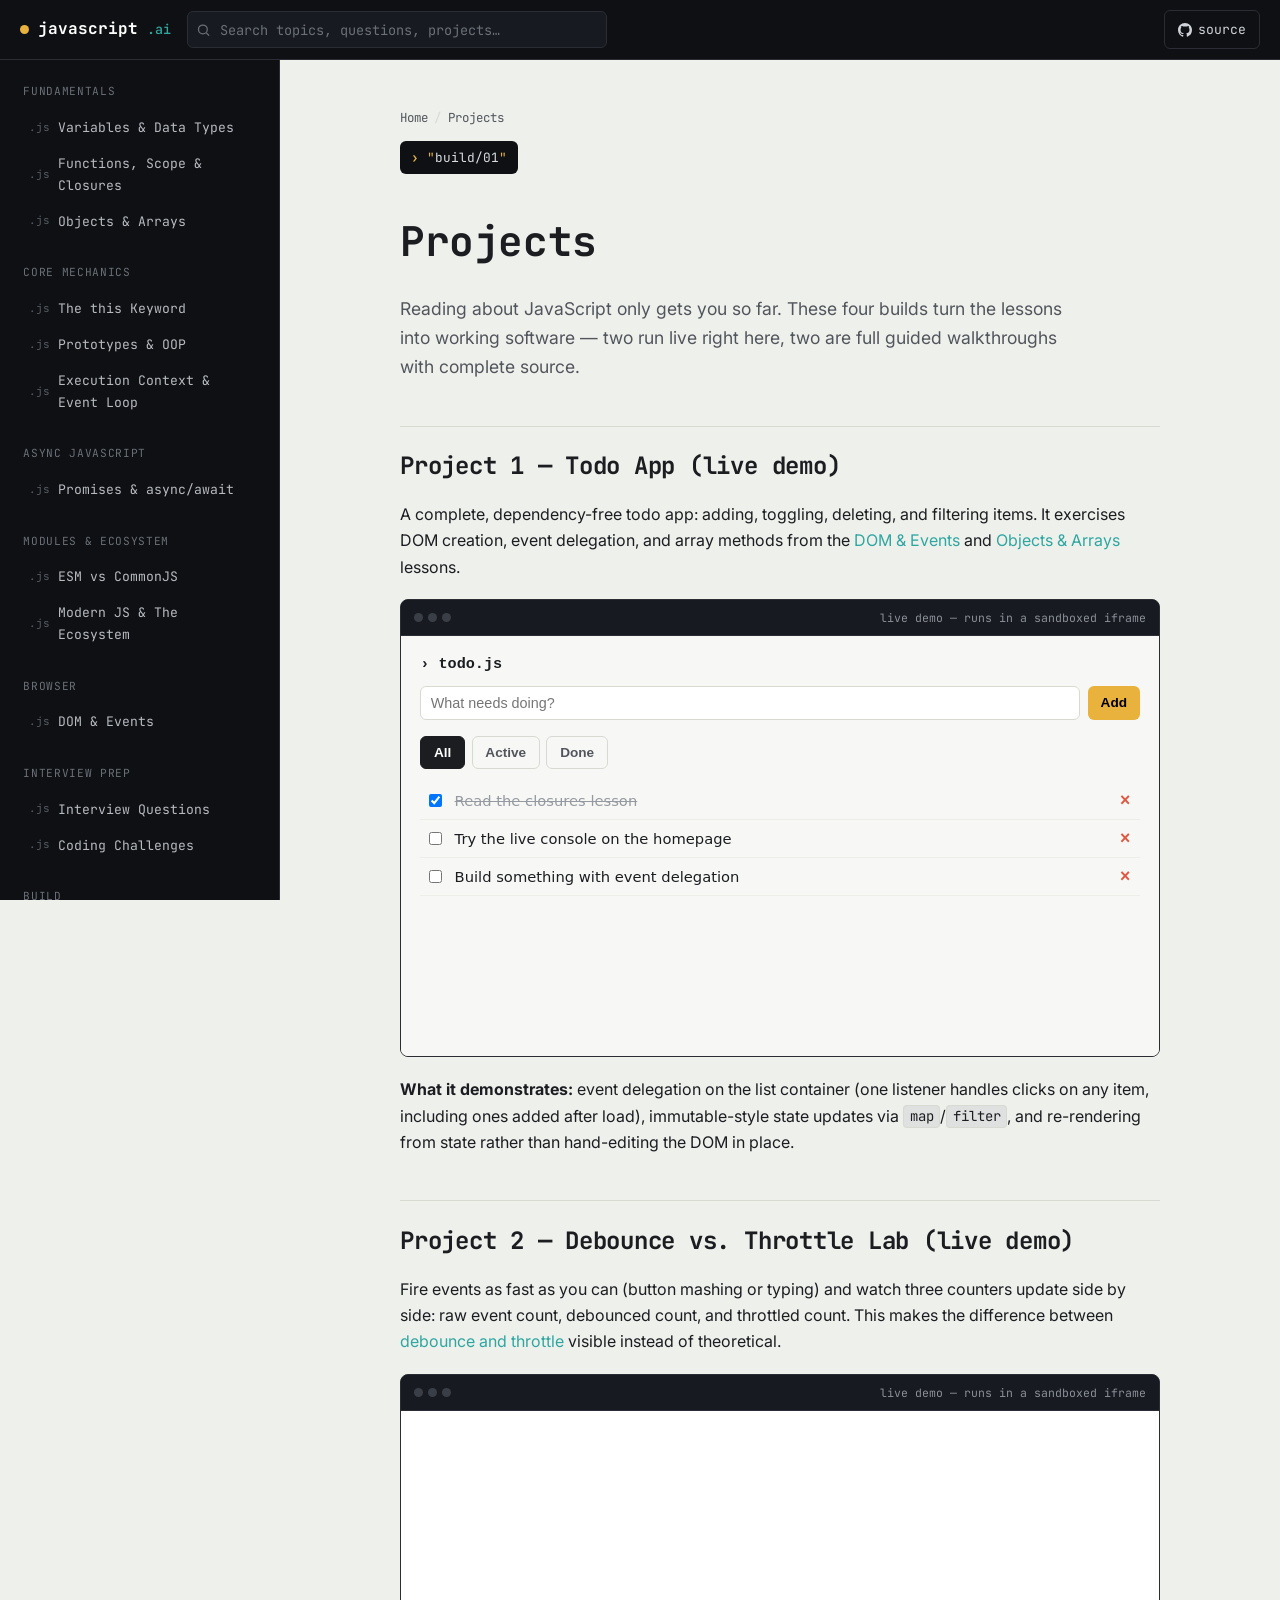
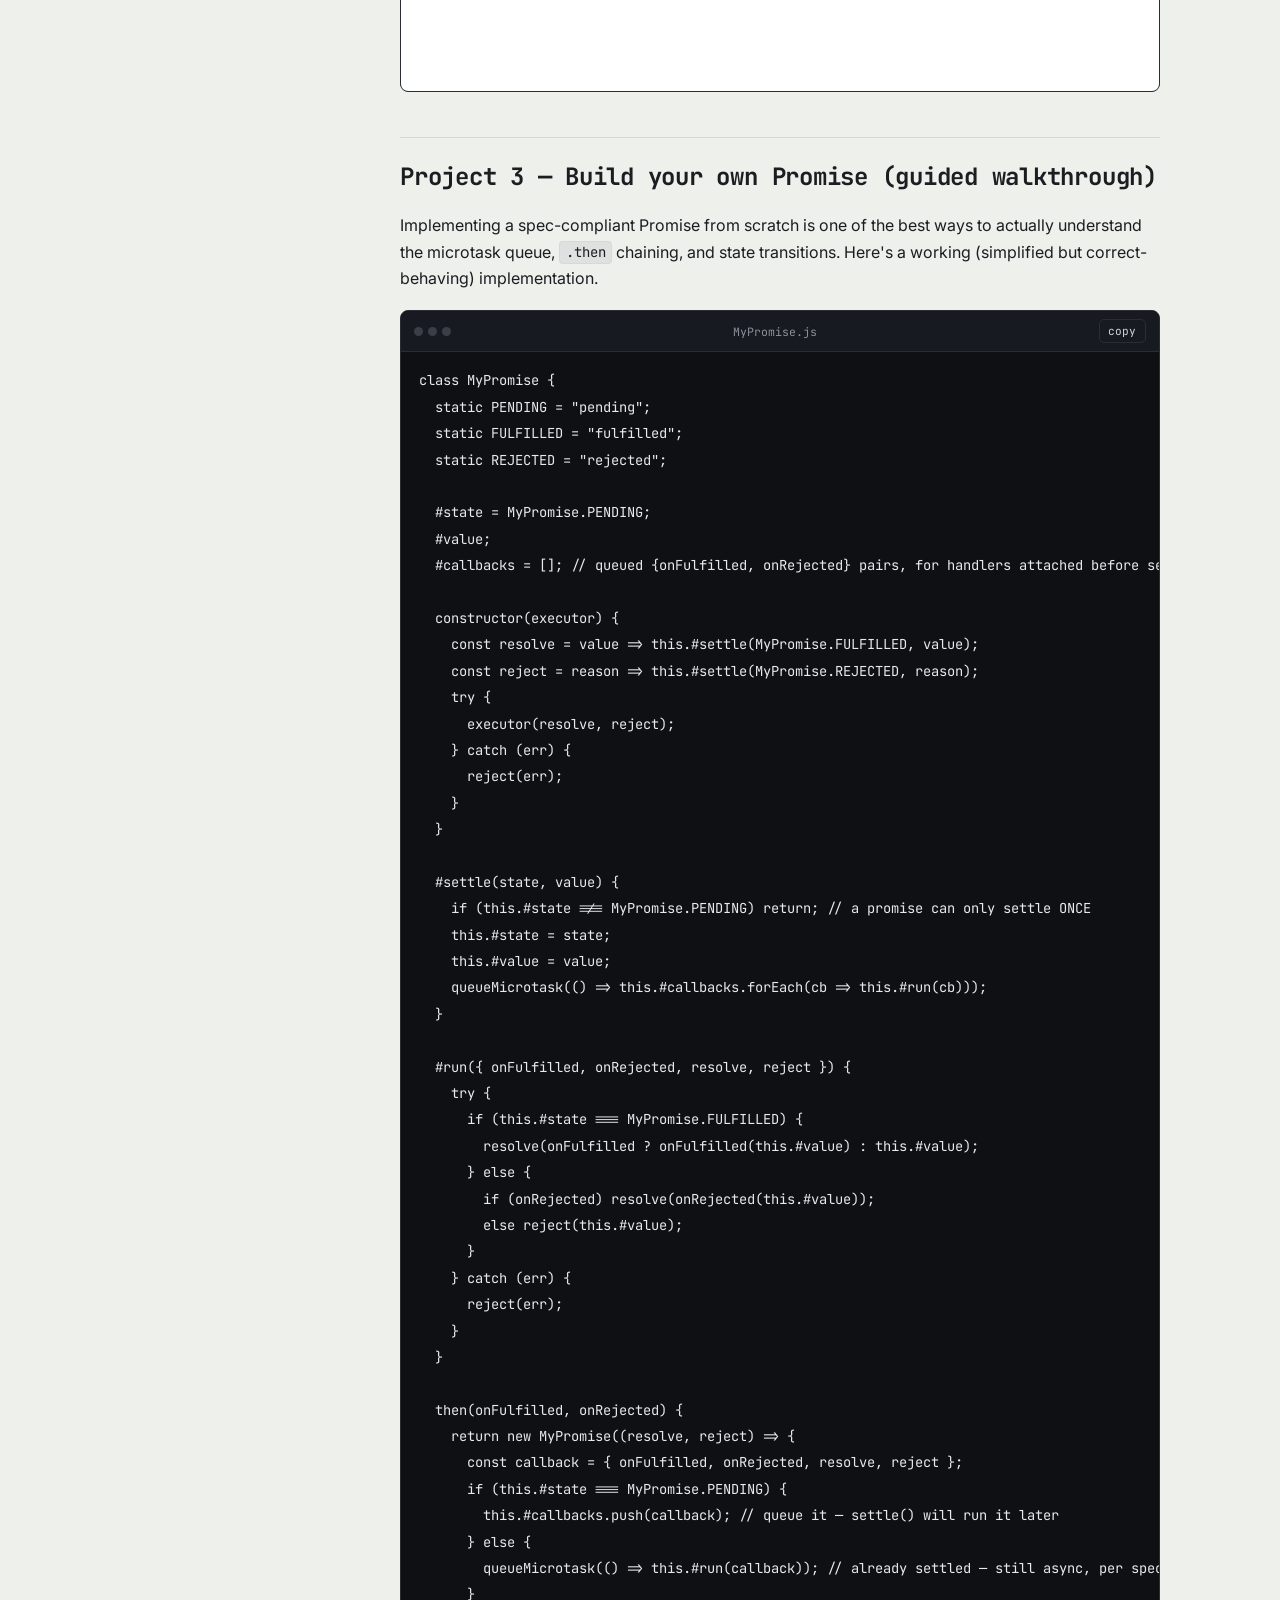
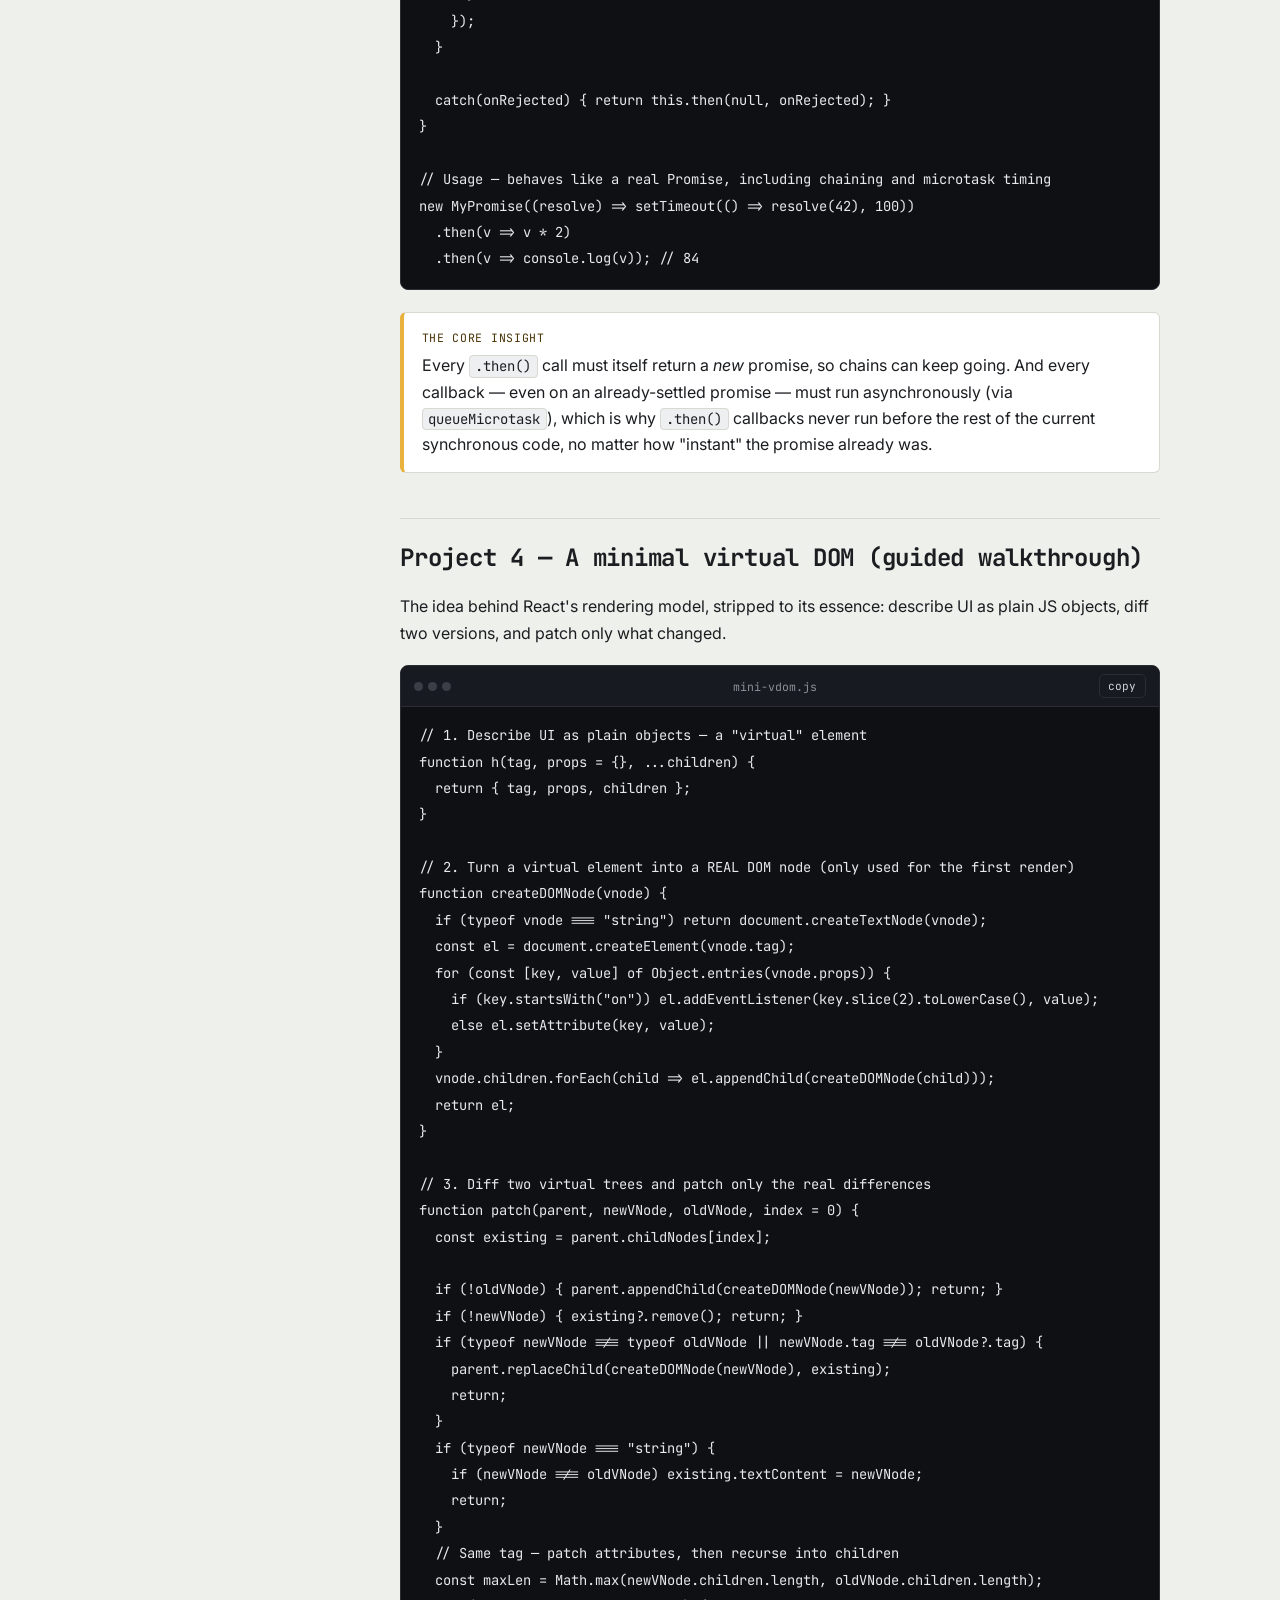
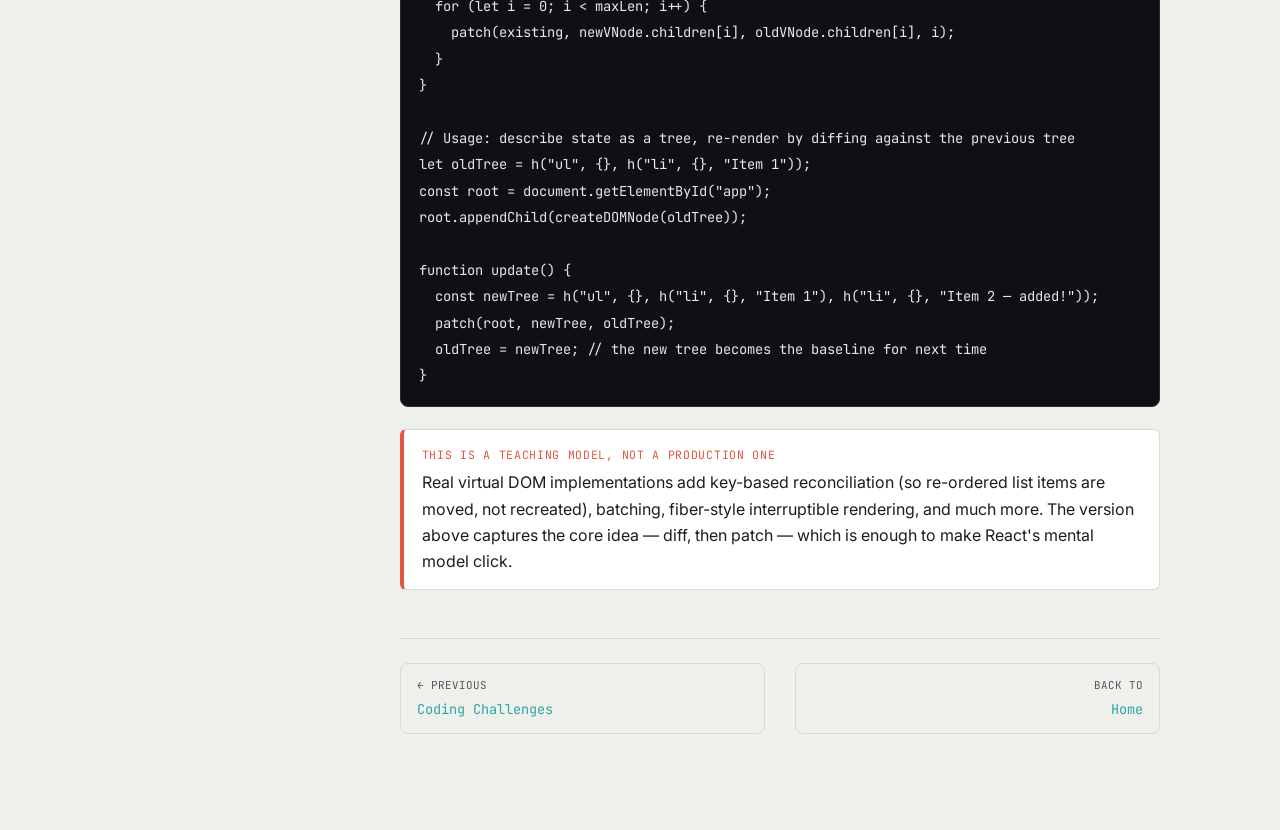
<file: projects.html>
<!DOCTYPE html>
<html lang="en">
<head>
<meta charset="UTF-8">
<meta name="viewport" content="width=device-width, initial-scale=1.0">
<title>Projects · javascript.ai</title>
<meta name="description" content="Four practical, guided JavaScript projects with full source code.">
<link rel="stylesheet" href="./css/style.css">
</head>
<body>
<div class="shell">
  <div class="topbar" id="topbar-mount"></div>
  <div class="body-row">
    <nav class="sidebar" id="sidebar-mount" aria-label="Curriculum"></nav>
    <main class="content">
      <div class="content__inner">
        <p class="breadcrumb"><a href="./index.html">Home</a><span class="sep">/</span>Projects</p>
<span class="eyebrow"><span class="str">build/01</span></span>
<h1>Projects</h1>
<p class="lede">Reading about JavaScript only gets you so far. These four builds turn the lessons into working software — two run live right here, two are full guided walkthroughs with complete source.</p>

<h2>Project 1 — Todo App (live demo)</h2>
<p>A complete, dependency-free todo app: adding, toggling, deleting, and filtering items. It exercises DOM creation, event delegation, and array methods from the <a href="./pages/dom/dom-events.html">DOM &amp; Events</a> and <a href="./pages/fundamentals/objects-arrays.html">Objects &amp; Arrays</a> lessons.</p>
<div class="code" style="padding:0;">
  <div class="code__bar"><div class="code__dots"><span></span><span></span><span></span></div><span class="code__label">live demo — runs in a sandboxed iframe</span></div>
  <iframe id="todoFrame" title="Todo app demo" style="width:100%; height:420px; border:0; background:#fff; display:block;" sandbox="allow-scripts"></iframe>
</div>
<p><strong>What it demonstrates:</strong> event delegation on the list container (one listener handles clicks on any item, including ones added after load), immutable-style state updates via <code>map</code>/<code>filter</code>, and re-rendering from state rather than hand-editing the DOM in place.</p>

<h2>Project 2 — Debounce vs. Throttle Lab (live demo)</h2>
<p>Fire events as fast as you can (button mashing or typing) and watch three counters update side by side: raw event count, debounced count, and throttled count. This makes the difference between <a href="./pages/practice/coding-challenges.html">debounce and throttle</a> visible instead of theoretical.</p>
<div class="code" style="padding:0;">
  <div class="code__bar"><div class="code__dots"><span></span><span></span><span></span></div><span class="code__label">live demo — runs in a sandboxed iframe</span></div>
  <iframe id="throttleFrame" title="Debounce vs throttle demo" style="width:100%; height:280px; border:0; background:#fff; display:block;" sandbox="allow-scripts"></iframe>
</div>

<h2>Project 3 — Build your own Promise (guided walkthrough)</h2>
<p>Implementing a spec-compliant Promise from scratch is one of the best ways to actually understand the microtask queue, <code>.then</code> chaining, and state transitions. Here's a working (simplified but correct-behaving) implementation.</p>
<div class="code">
  <div class="code__bar"><div class="code__dots"><span></span><span></span><span></span></div><span class="code__label">MyPromise.js</span><button class="code__copy">copy</button></div>
  <pre><code>class MyPromise {
  static PENDING = "pending";
  static FULFILLED = "fulfilled";
  static REJECTED = "rejected";

  #state = MyPromise.PENDING;
  #value;
  #callbacks = []; // queued {onFulfilled, onRejected} pairs, for handlers attached before settling

  constructor(executor) {
    const resolve = value => this.#settle(MyPromise.FULFILLED, value);
    const reject = reason => this.#settle(MyPromise.REJECTED, reason);
    try {
      executor(resolve, reject);
    } catch (err) {
      reject(err);
    }
  }

  #settle(state, value) {
    if (this.#state !== MyPromise.PENDING) return; // a promise can only settle ONCE
    this.#state = state;
    this.#value = value;
    queueMicrotask(() => this.#callbacks.forEach(cb => this.#run(cb)));
  }

  #run({ onFulfilled, onRejected, resolve, reject }) {
    try {
      if (this.#state === MyPromise.FULFILLED) {
        resolve(onFulfilled ? onFulfilled(this.#value) : this.#value);
      } else {
        if (onRejected) resolve(onRejected(this.#value));
        else reject(this.#value);
      }
    } catch (err) {
      reject(err);
    }
  }

  then(onFulfilled, onRejected) {
    return new MyPromise((resolve, reject) => {
      const callback = { onFulfilled, onRejected, resolve, reject };
      if (this.#state === MyPromise.PENDING) {
        this.#callbacks.push(callback); // queue it — settle() will run it later
      } else {
        queueMicrotask(() => this.#run(callback)); // already settled — still async, per spec
      }
    });
  }

  catch(onRejected) { return this.then(null, onRejected); }
}

// Usage — behaves like a real Promise, including chaining and microtask timing
new MyPromise((resolve) => setTimeout(() => resolve(42), 100))
  .then(v => v * 2)
  .then(v => console.log(v)); // 84</code></pre>
</div>
<div class="callout tip">
  <span class="callout__label">The core insight</span>
  <p>Every <code>.then()</code> call must itself return a <em>new</em> promise, so chains can keep going. And every callback — even on an already-settled promise — must run asynchronously (via <code>queueMicrotask</code>), which is why <code>.then()</code> callbacks never run before the rest of the current synchronous code, no matter how "instant" the promise already was.</p>
</div>

<h2>Project 4 — A minimal virtual DOM (guided walkthrough)</h2>
<p>The idea behind React's rendering model, stripped to its essence: describe UI as plain JS objects, diff two versions, and patch only what changed.</p>
<div class="code">
  <div class="code__bar"><div class="code__dots"><span></span><span></span><span></span></div><span class="code__label">mini-vdom.js</span><button class="code__copy">copy</button></div>
  <pre><code>// 1. Describe UI as plain objects — a "virtual" element
function h(tag, props = {}, ...children) {
  return { tag, props, children };
}

// 2. Turn a virtual element into a REAL DOM node (only used for the first render)
function createDOMNode(vnode) {
  if (typeof vnode === "string") return document.createTextNode(vnode);
  const el = document.createElement(vnode.tag);
  for (const [key, value] of Object.entries(vnode.props)) {
    if (key.startsWith("on")) el.addEventListener(key.slice(2).toLowerCase(), value);
    else el.setAttribute(key, value);
  }
  vnode.children.forEach(child => el.appendChild(createDOMNode(child)));
  return el;
}

// 3. Diff two virtual trees and patch only the real differences
function patch(parent, newVNode, oldVNode, index = 0) {
  const existing = parent.childNodes[index];

  if (!oldVNode) { parent.appendChild(createDOMNode(newVNode)); return; }
  if (!newVNode) { existing?.remove(); return; }
  if (typeof newVNode !== typeof oldVNode || newVNode.tag !== oldVNode?.tag) {
    parent.replaceChild(createDOMNode(newVNode), existing);
    return;
  }
  if (typeof newVNode === "string") {
    if (newVNode !== oldVNode) existing.textContent = newVNode;
    return;
  }
  // Same tag — patch attributes, then recurse into children
  const maxLen = Math.max(newVNode.children.length, oldVNode.children.length);
  for (let i = 0; i < maxLen; i++) {
    patch(existing, newVNode.children[i], oldVNode.children[i], i);
  }
}

// Usage: describe state as a tree, re-render by diffing against the previous tree
let oldTree = h("ul", {}, h("li", {}, "Item 1"));
const root = document.getElementById("app");
root.appendChild(createDOMNode(oldTree));

function update() {
  const newTree = h("ul", {}, h("li", {}, "Item 1"), h("li", {}, "Item 2 — added!"));
  patch(root, newTree, oldTree);
  oldTree = newTree; // the new tree becomes the baseline for next time
}</code></pre>
</div>
<div class="callout warn">
  <span class="callout__label">This is a teaching model, not a production one</span>
  <p>Real virtual DOM implementations add key-based reconciliation (so re-ordered list items are moved, not recreated), batching, fiber-style interruptible rendering, and much more. The version above captures the core idea — diff, then patch — which is enough to make React's mental model click.</p>
</div>

<script>
(function () {
  const todoHTML = `<!DOCTYPE html><html><head><style>
    body{font-family:ui-sans-serif,system-ui,sans-serif;margin:0;padding:1.2rem;background:#f7f8f5;color:#1b1d21;}
    h3{margin:0 0 .8rem;font-family:'JetBrains Mono',monospace;font-size:.95rem;}
    .row{display:flex;gap:.5rem;margin-bottom:1rem;}
    input[type=text]{flex:1;padding:.5rem .6rem;border:1px solid #d7dad1;border-radius:6px;font-size:.9rem;}
    button{background:#e8b23d;border:0;border-radius:6px;padding:.5rem .8rem;font-weight:600;cursor:pointer;font-size:.85rem;}
    .filters{display:flex;gap:.4rem;margin-bottom:.8rem;}
    .filters button{background:none;border:1px solid #d7dad1;color:#52565c;}
    .filters button.active{background:#1b1d21;color:#fff;border-color:#1b1d21;}
    ul{list-style:none;padding:0;margin:0;}
    li{display:flex;align-items:center;gap:.6rem;padding:.5rem .3rem;border-bottom:1px solid #eceee8;font-size:.92rem;}
    li.done span{text-decoration:line-through;color:#9599a0;}
    li button{background:none;border:0;color:#e1573f;font-size:1.1rem;margin-left:auto;cursor:pointer;padding:0 .3rem;}
    .empty{color:#9599a0;font-size:.85rem;padding:1rem 0;text-align:center;}
  </style></head><body>
    <h3>› todo.js</h3>
    <div class="row"><input id="input" type="text" placeholder="What needs doing?"><button id="add">Add</button></div>
    <div class="filters">
      <button data-f="all" class="active">All</button>
      <button data-f="active">Active</button>
      <button data-f="done">Done</button>
    </div>
    <ul id="list"></ul>
    <script>
      let todos = [
        { id: 1, text: "Read the closures lesson", done: true },
        { id: 2, text: "Try the live console on the homepage", done: false },
        { id: 3, text: "Build something with event delegation", done: false },
      ];
      let filter = "all";
      const list = document.getElementById("list");
      const input = document.getElementById("input");

      function render() {
        const visible = todos.filter(t => filter === "all" ? true : filter === "done" ? t.done : !t.done);
        list.innerHTML = visible.length ? "" : '<div class="empty">Nothing here — add a task above.</div>';
        visible.forEach(t => {
          const li = document.createElement("li");
          li.className = t.done ? "done" : "";
          li.dataset.id = t.id;
          li.innerHTML = '<input type="checkbox" ' + (t.done ? "checked" : "") + '><span></span><button aria-label="delete">\\u00d7</button>';
          li.querySelector("span").textContent = t.text;
          list.appendChild(li);
        });
      }

      document.getElementById("add").addEventListener("click", addTodo);
      input.addEventListener("keydown", e => { if (e.key === "Enter") addTodo(); });
      function addTodo() {
        const text = input.value.trim();
        if (!text) return;
        todos = [...todos, { id: Date.now(), text, done: false }];
        input.value = "";
        render();
      }

      // Event delegation: ONE listener on the list handles every checkbox and delete button,
      // including ones for todos added after the page loaded.
      list.addEventListener("click", e => {
        const li = e.target.closest("li");
        if (!li) return;
        const id = Number(li.dataset.id);
        if (e.target.matches("button")) {
          todos = todos.filter(t => t.id !== id);
        } else if (e.target.matches("input")) {
          todos = todos.map(t => t.id === id ? { ...t, done: !t.done } : t);
        }
        render();
      });

      document.querySelector(".filters").addEventListener("click", e => {
        if (!e.target.matches("button")) return;
        filter = e.target.dataset.f;
        document.querySelectorAll(".filters button").forEach(b => b.classList.toggle("active", b === e.target));
        render();
      });

      render();
    <\/script>
  </body></html>`;

  const throttleHTML = `<!DOCTYPE html><html><head><style>
    body{font-family:ui-sans-serif,system-ui,sans-serif;margin:0;padding:1.2rem;background:#f7f8f5;color:#1b1d21;}
    h3{margin:0 0 .8rem;font-family:'JetBrains Mono',monospace;font-size:.95rem;}
    button{background:#e8b23d;border:0;border-radius:6px;padding:.7rem 1.1rem;font-weight:700;cursor:pointer;font-size:.9rem;margin-bottom:1rem;}
    .counters{display:flex;gap:1rem;}
    .counter{flex:1;background:#fff;border:1px solid #d7dad1;border-radius:8px;padding:.9rem;text-align:center;}
    .counter b{display:block;font-size:1.6rem;font-family:'JetBrains Mono',monospace;color:#2fa6a0;}
    .counter span{font-size:.72rem;text-transform:uppercase;letter-spacing:.04em;color:#52565c;}
  </style></head><body>
    <h3>› throttle-lab.js — click as fast as you can</h3>
    <button id="mash">Click me rapidly</button>
    <div class="counters">
      <div class="counter"><b id="rawCount">0</b><span>raw clicks</span></div>
      <div class="counter"><b id="debCount">0</b><span>debounced (300ms)</span></div>
      <div class="counter"><b id="thrCount">0</b><span>throttled (300ms)</span></div>
    </div>
    <script>
      function debounce(fn, delay) {
        let t;
        return (...a) => { clearTimeout(t); t = setTimeout(() => fn(...a), delay); };
      }
      function throttle(fn, limit) {
        let waiting = false;
        return (...a) => {
          if (waiting) return;
          fn(...a);
          waiting = true;
          setTimeout(() => waiting = false, limit);
        };
      }
      let raw = 0, deb = 0, thr = 0;
      const rawEl = document.getElementById("rawCount");
      const debEl = document.getElementById("debCount");
      const thrEl = document.getElementById("thrCount");

      const bumpDebounced = debounce(() => { debEl.textContent = ++deb; }, 300);
      const bumpThrottled = throttle(() => { thrEl.textContent = ++thr; }, 300);

      document.getElementById("mash").addEventListener("click", () => {
        rawEl.textContent = ++raw;
        bumpDebounced();
        bumpThrottled();
      });
    <\/script>
  </body></html>`;

  const todoFrame = document.getElementById('todoFrame');
  const throttleFrame = document.getElementById('throttleFrame');
  if (todoFrame) todoFrame.srcdoc = todoHTML;
  if (throttleFrame) throttleFrame.srcdoc = throttleHTML;
})();
</script>

<div class="prevnext">
  <a class="prev" href="./pages/practice/coding-challenges.html"><span class="lbl">← Previous</span>Coding Challenges</a>
  <a class="next" href="./index.html"><span class="lbl">Back to</span>Home</a>
</div>

      </div>
    </main>
  </div>
</div>

<script>window.SITE_ROOT = './';</script>
<script src="./js/site-data.js"></script>
<script src="./js/include.js"></script>
<script src="./js/main.js"></script>
</body>
</html>
</file>
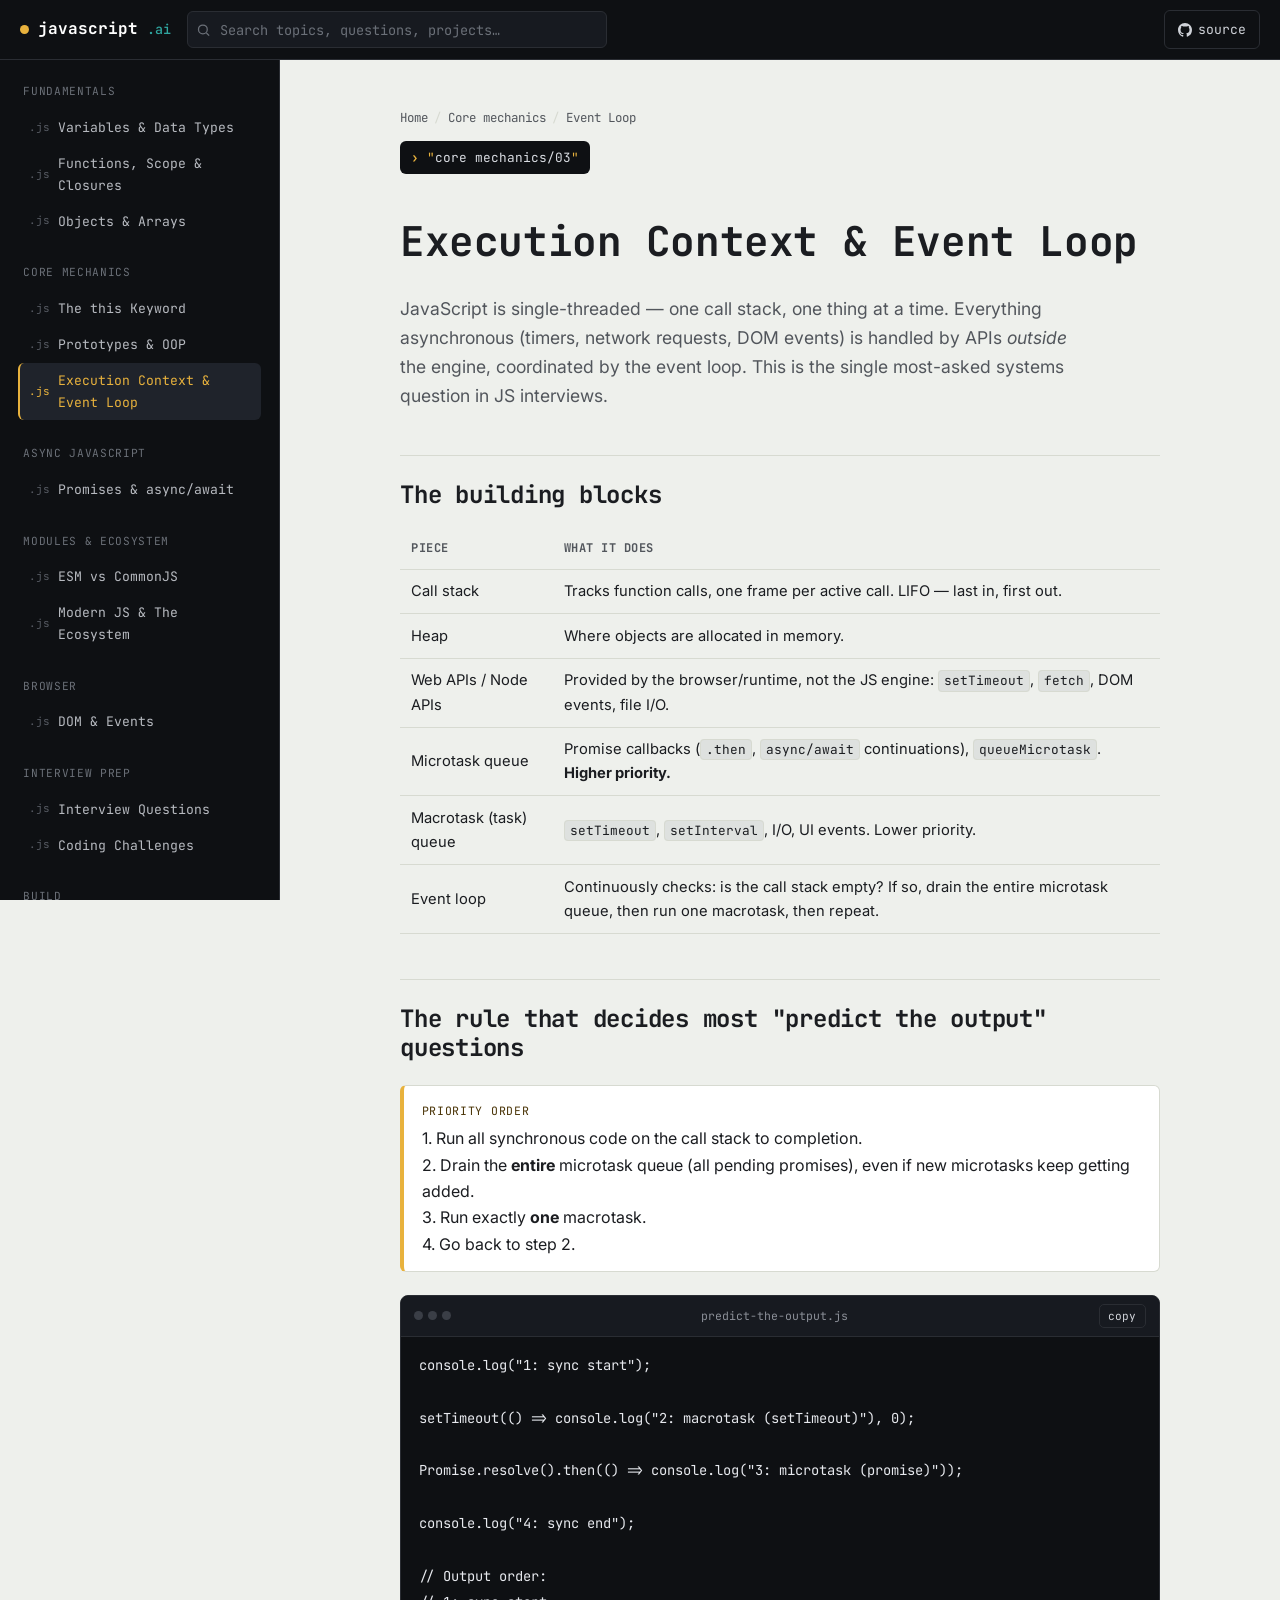
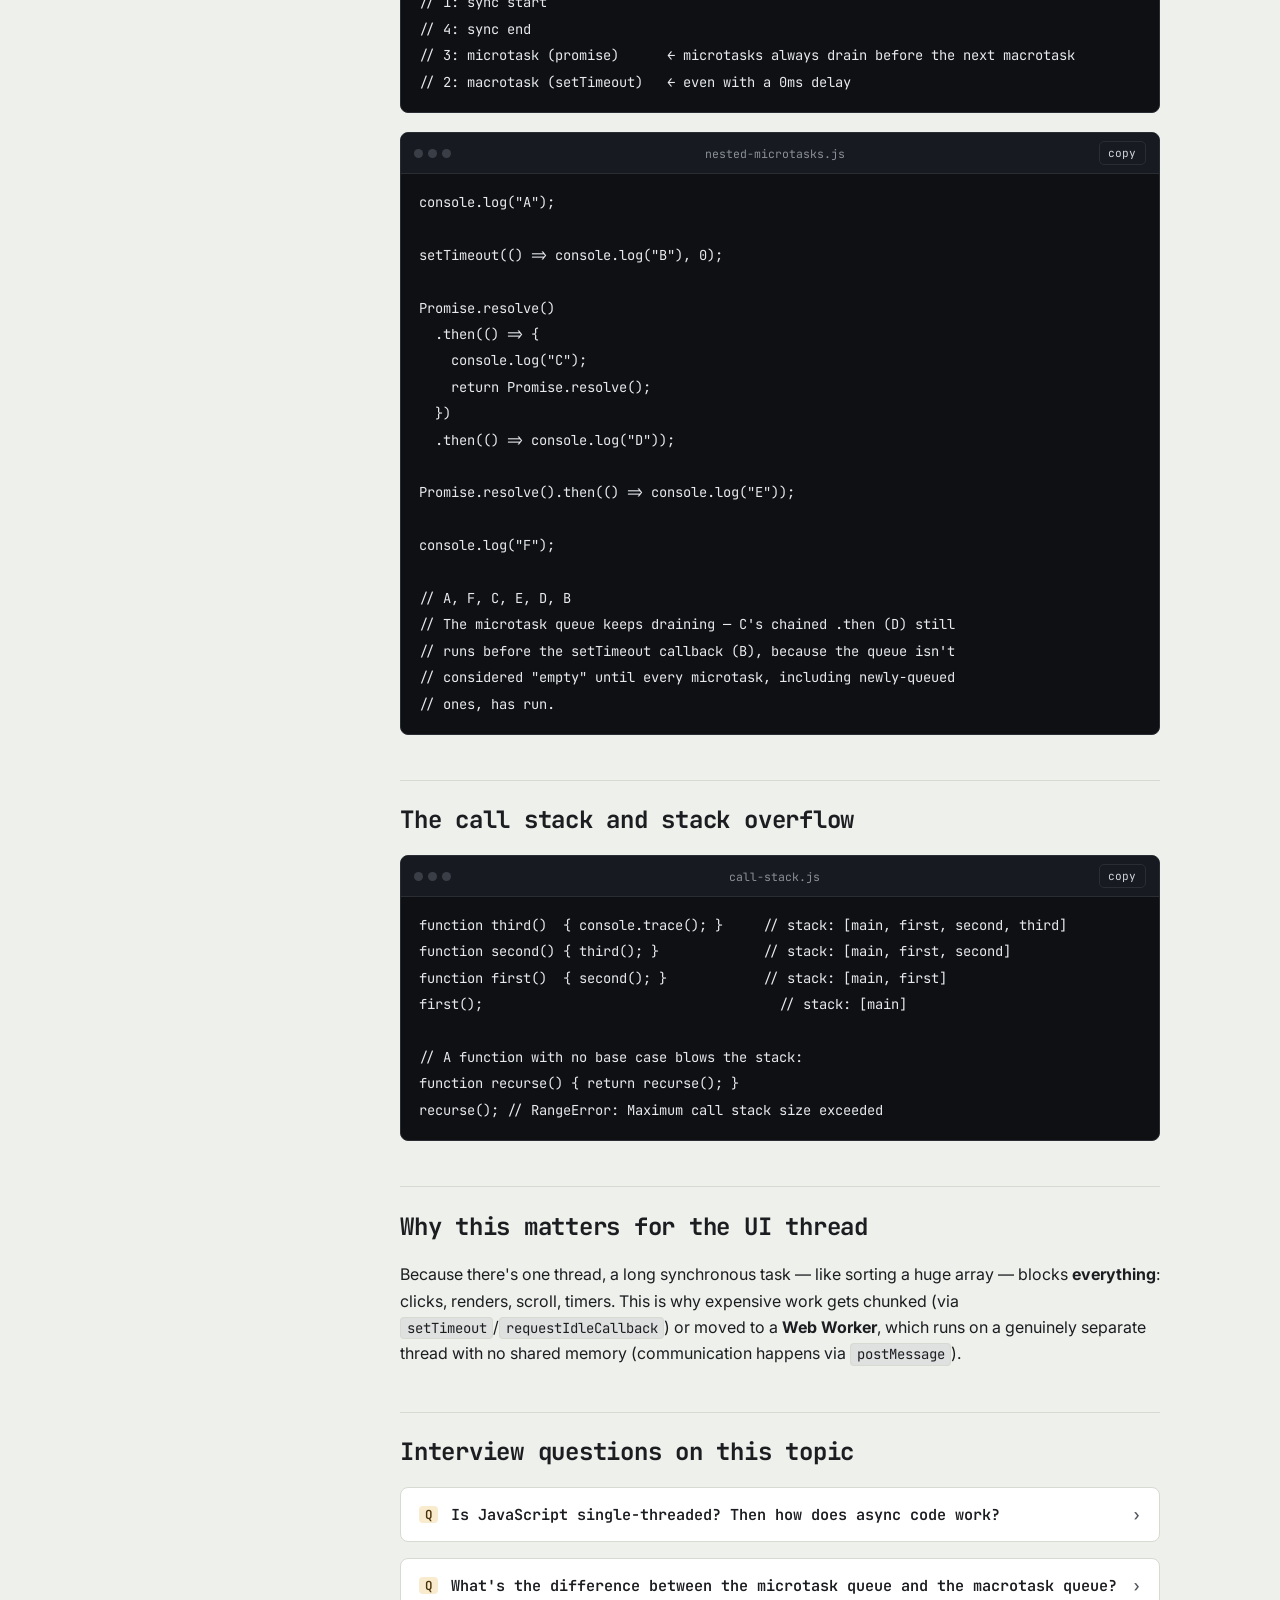
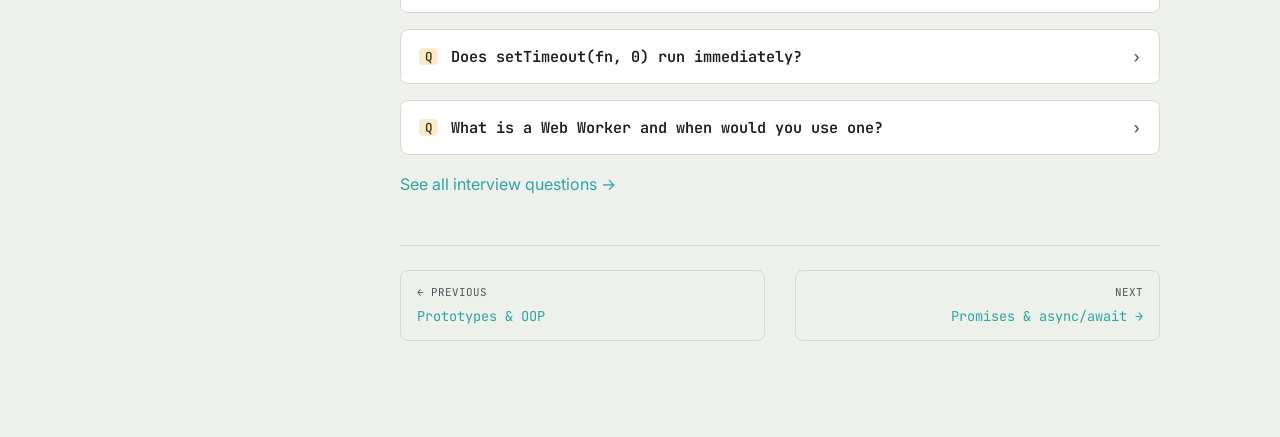
<file: pages/advanced/event-loop.html>
<!DOCTYPE html>
<html lang="en">
<head>
<meta charset="UTF-8">
<meta name="viewport" content="width=device-width, initial-scale=1.0">
<title>Execution Context & Event Loop · javascript.ai</title>
<meta name="description" content="The call stack, Web APIs, the task queue, microtasks vs macrotasks, and rendering.">
<link rel="stylesheet" href="../../css/style.css">
</head>
<body>
<div class="shell">
  <div class="topbar" id="topbar-mount"></div>
  <div class="body-row">
    <nav class="sidebar" id="sidebar-mount" aria-label="Curriculum"></nav>
    <main class="content">
      <div class="content__inner">
        <p class="breadcrumb"><a href="../../index.html">Home</a><span class="sep">/</span>Core mechanics<span class="sep">/</span>Event Loop</p>
<span class="eyebrow"><span class="str">core mechanics/03</span></span>
<h1>Execution Context & Event Loop</h1>
<p class="lede">JavaScript is single-threaded — one call stack, one thing at a time. Everything asynchronous (timers, network requests, DOM events) is handled by APIs <em>outside</em> the engine, coordinated by the event loop. This is the single most-asked systems question in JS interviews.</p>

<h2>The building blocks</h2>
<table>
  <thead><tr><th>Piece</th><th>What it does</th></tr></thead>
  <tbody>
    <tr><td>Call stack</td><td>Tracks function calls, one frame per active call. LIFO — last in, first out.</td></tr>
    <tr><td>Heap</td><td>Where objects are allocated in memory.</td></tr>
    <tr><td>Web APIs / Node APIs</td><td>Provided by the browser/runtime, not the JS engine: <code>setTimeout</code>, <code>fetch</code>, DOM events, file I/O.</td></tr>
    <tr><td>Microtask queue</td><td>Promise callbacks (<code>.then</code>, <code>async/await</code> continuations), <code>queueMicrotask</code>. <strong>Higher priority.</strong></td></tr>
    <tr><td>Macrotask (task) queue</td><td><code>setTimeout</code>, <code>setInterval</code>, I/O, UI events. Lower priority.</td></tr>
    <tr><td>Event loop</td><td>Continuously checks: is the call stack empty? If so, drain the entire microtask queue, then run one macrotask, then repeat.</td></tr>
  </tbody>
</table>

<h2>The rule that decides most "predict the output" questions</h2>
<div class="callout tip">
  <span class="callout__label">Priority order</span>
  <p>1. Run all synchronous code on the call stack to completion.<br>2. Drain the <strong>entire</strong> microtask queue (all pending promises), even if new microtasks keep getting added.<br>3. Run exactly <strong>one</strong> macrotask.<br>4. Go back to step 2.</p>
</div>

<div class="code">
  <div class="code__bar"><div class="code__dots"><span></span><span></span><span></span></div><span class="code__label">predict-the-output.js</span><button class="code__copy">copy</button></div>
  <pre><code>console.log("1: sync start");

setTimeout(() => console.log("2: macrotask (setTimeout)"), 0);

Promise.resolve().then(() => console.log("3: microtask (promise)"));

console.log("4: sync end");

// Output order:
// 1: sync start
// 4: sync end
// 3: microtask (promise)      ← microtasks always drain before the next macrotask
// 2: macrotask (setTimeout)   ← even with a 0ms delay</code></pre>
</div>

<div class="code">
  <div class="code__bar"><div class="code__dots"><span></span><span></span><span></span></div><span class="code__label">nested-microtasks.js</span><button class="code__copy">copy</button></div>
  <pre><code>console.log("A");

setTimeout(() => console.log("B"), 0);

Promise.resolve()
  .then(() => {
    console.log("C");
    return Promise.resolve();
  })
  .then(() => console.log("D"));

Promise.resolve().then(() => console.log("E"));

console.log("F");

// A, F, C, E, D, B
// The microtask queue keeps draining — C's chained .then (D) still
// runs before the setTimeout callback (B), because the queue isn't
// considered "empty" until every microtask, including newly-queued
// ones, has run.</code></pre>
</div>

<h2>The call stack and stack overflow</h2>
<div class="code">
  <div class="code__bar"><div class="code__dots"><span></span><span></span><span></span></div><span class="code__label">call-stack.js</span><button class="code__copy">copy</button></div>
  <pre><code>function third()  { console.trace(); }     // stack: [main, first, second, third]
function second() { third(); }             // stack: [main, first, second]
function first()  { second(); }            // stack: [main, first]
first();                                     // stack: [main]

// A function with no base case blows the stack:
function recurse() { return recurse(); }
recurse(); // RangeError: Maximum call stack size exceeded</code></pre>
</div>

<h2>Why this matters for the UI thread</h2>
<p>Because there's one thread, a long synchronous task — like sorting a huge array — blocks <strong>everything</strong>: clicks, renders, scroll, timers. This is why expensive work gets chunked (via <code>setTimeout</code>/<code>requestIdleCallback</code>) or moved to a <strong>Web Worker</strong>, which runs on a genuinely separate thread with no shared memory (communication happens via <code>postMessage</code>).</p>

<h2>Interview questions on this topic</h2>
<div class="qa">
  <button class="qa__q"><span class="idx">Q</span>Is JavaScript single-threaded? Then how does async code work?<span class="chev">›</span></button>
  <div class="qa__a"><p>Yes, the JS engine itself runs on one thread with one call stack. Asynchronous behavior comes from the surrounding runtime (browser or Node), which offloads work like timers and network requests to separate mechanisms, then schedules the corresponding callbacks back onto the JS thread via the event loop once the main stack is clear.</p></div>
</div>
<div class="qa">
  <button class="qa__q"><span class="idx">Q</span>What's the difference between the microtask queue and the macrotask queue?<span class="chev">›</span></button>
  <div class="qa__a"><p>Microtasks (promise callbacks, <code>queueMicrotask</code>) are drained completely, in full, before the event loop is allowed to process even a single macrotask (<code>setTimeout</code>, UI events, I/O). This means promise-based code always "wins" a race against a <code>setTimeout(0)</code>.</p></div>
</div>
<div class="qa">
  <button class="qa__q"><span class="idx">Q</span>Does setTimeout(fn, 0) run immediately?<span class="chev">›</span></button>
  <div class="qa__a"><p>No. <code>0ms</code> is a minimum delay, not a guarantee — the callback still has to wait for the current synchronous code to finish, the entire microtask queue to drain, and (in browsers) is often clamped to a ~4ms minimum after several nested timeouts. It always runs after any already-queued microtasks.</p></div>
</div>
<div class="qa">
  <button class="qa__q"><span class="idx">Q</span>What is a Web Worker and when would you use one?<span class="chev">›</span></button>
  <div class="qa__a"><p>A Web Worker runs JavaScript on a separate OS thread, isolated from the main thread's memory — communication happens only via serialized messages (<code>postMessage</code>/<code>onmessage</code>). Use it for CPU-heavy work (image processing, large sorts/parses, complex calculations) that would otherwise freeze the UI, since it has no access to the DOM directly.</p></div>
</div>

<p><a href="../../interview-questions.html">See all interview questions →</a></p>

<div class="prevnext">
  <a class="prev" href="../../pages/advanced/prototypes-oop.html"><span class="lbl">← Previous</span>Prototypes & OOP</a>
  <a class="next" href="../../pages/async/promises-async-await.html"><span class="lbl">Next</span>Promises & async/await →</a>
</div>

      </div>
    </main>
  </div>
</div>

<script>window.SITE_ROOT = '../../';</script>
<script src="../../js/site-data.js"></script>
<script src="../../js/include.js"></script>
<script src="../../js/main.js"></script>
</body>
</html>
</file>
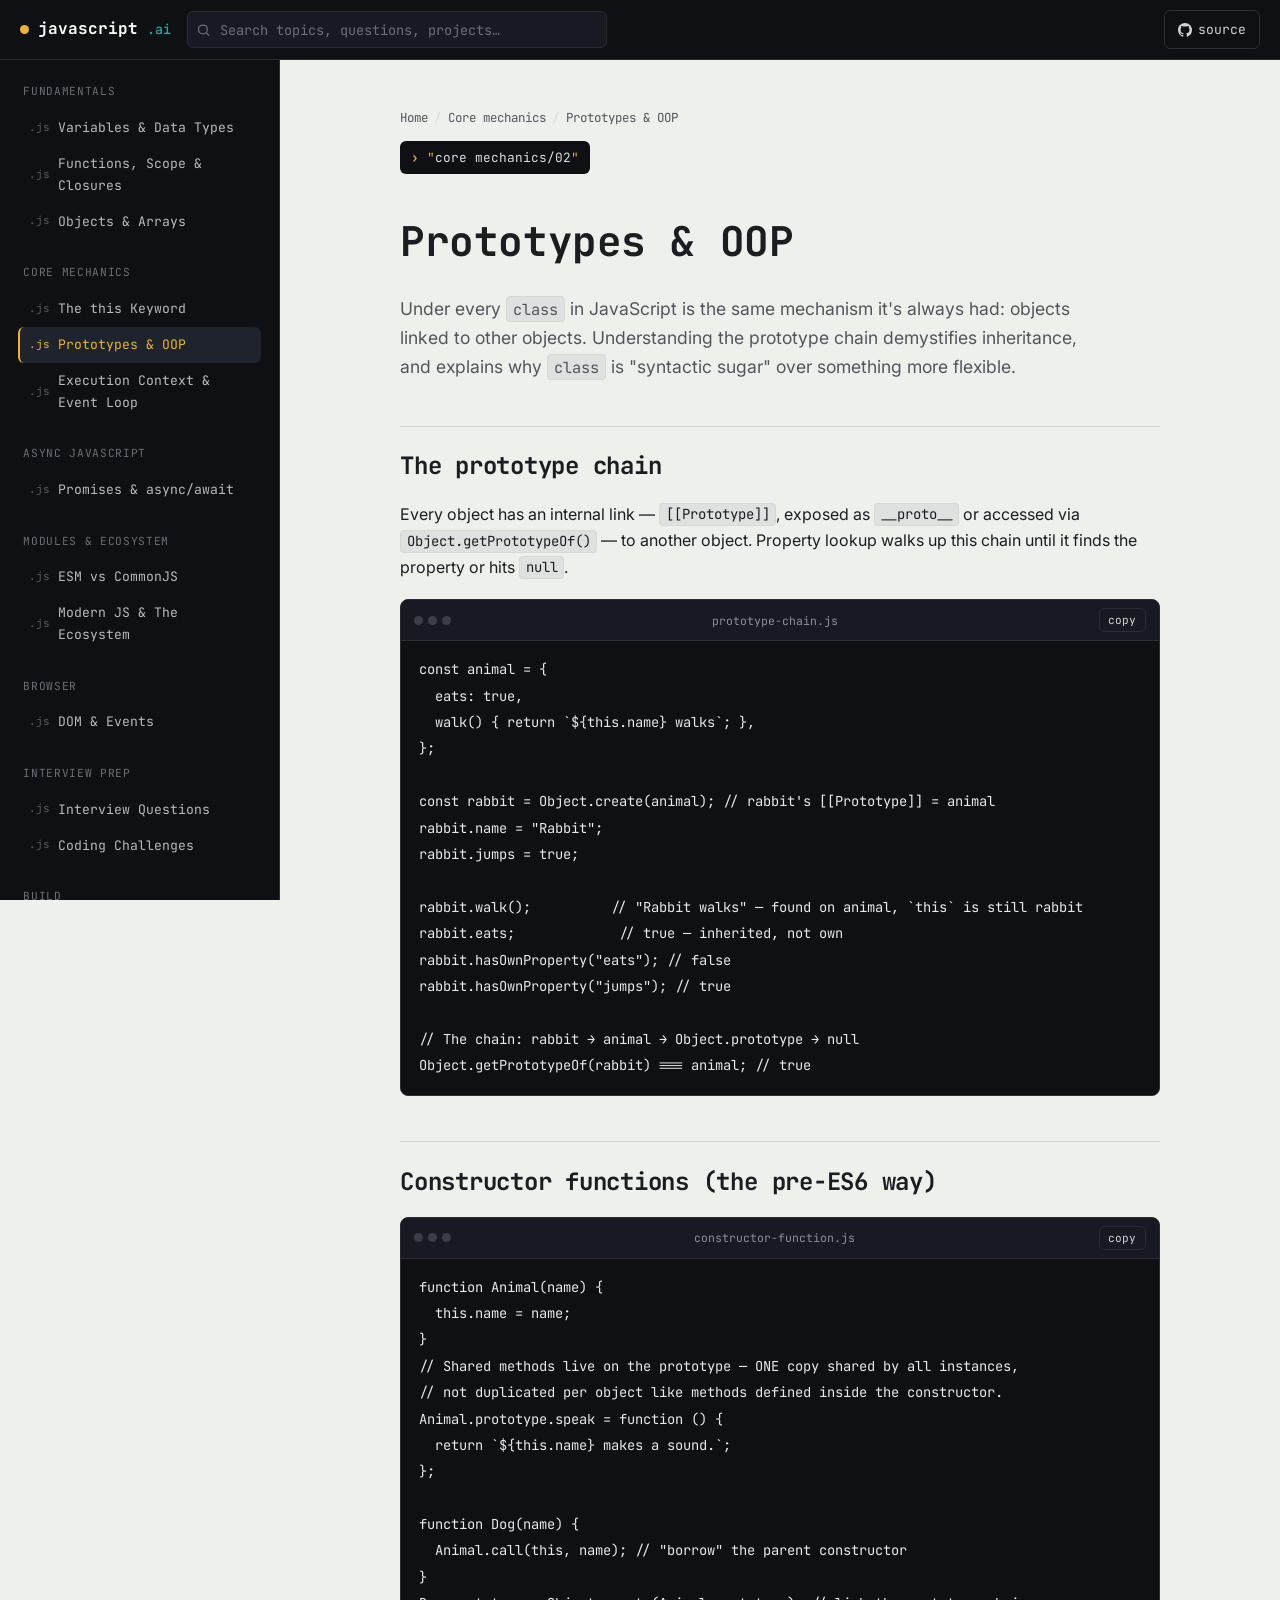
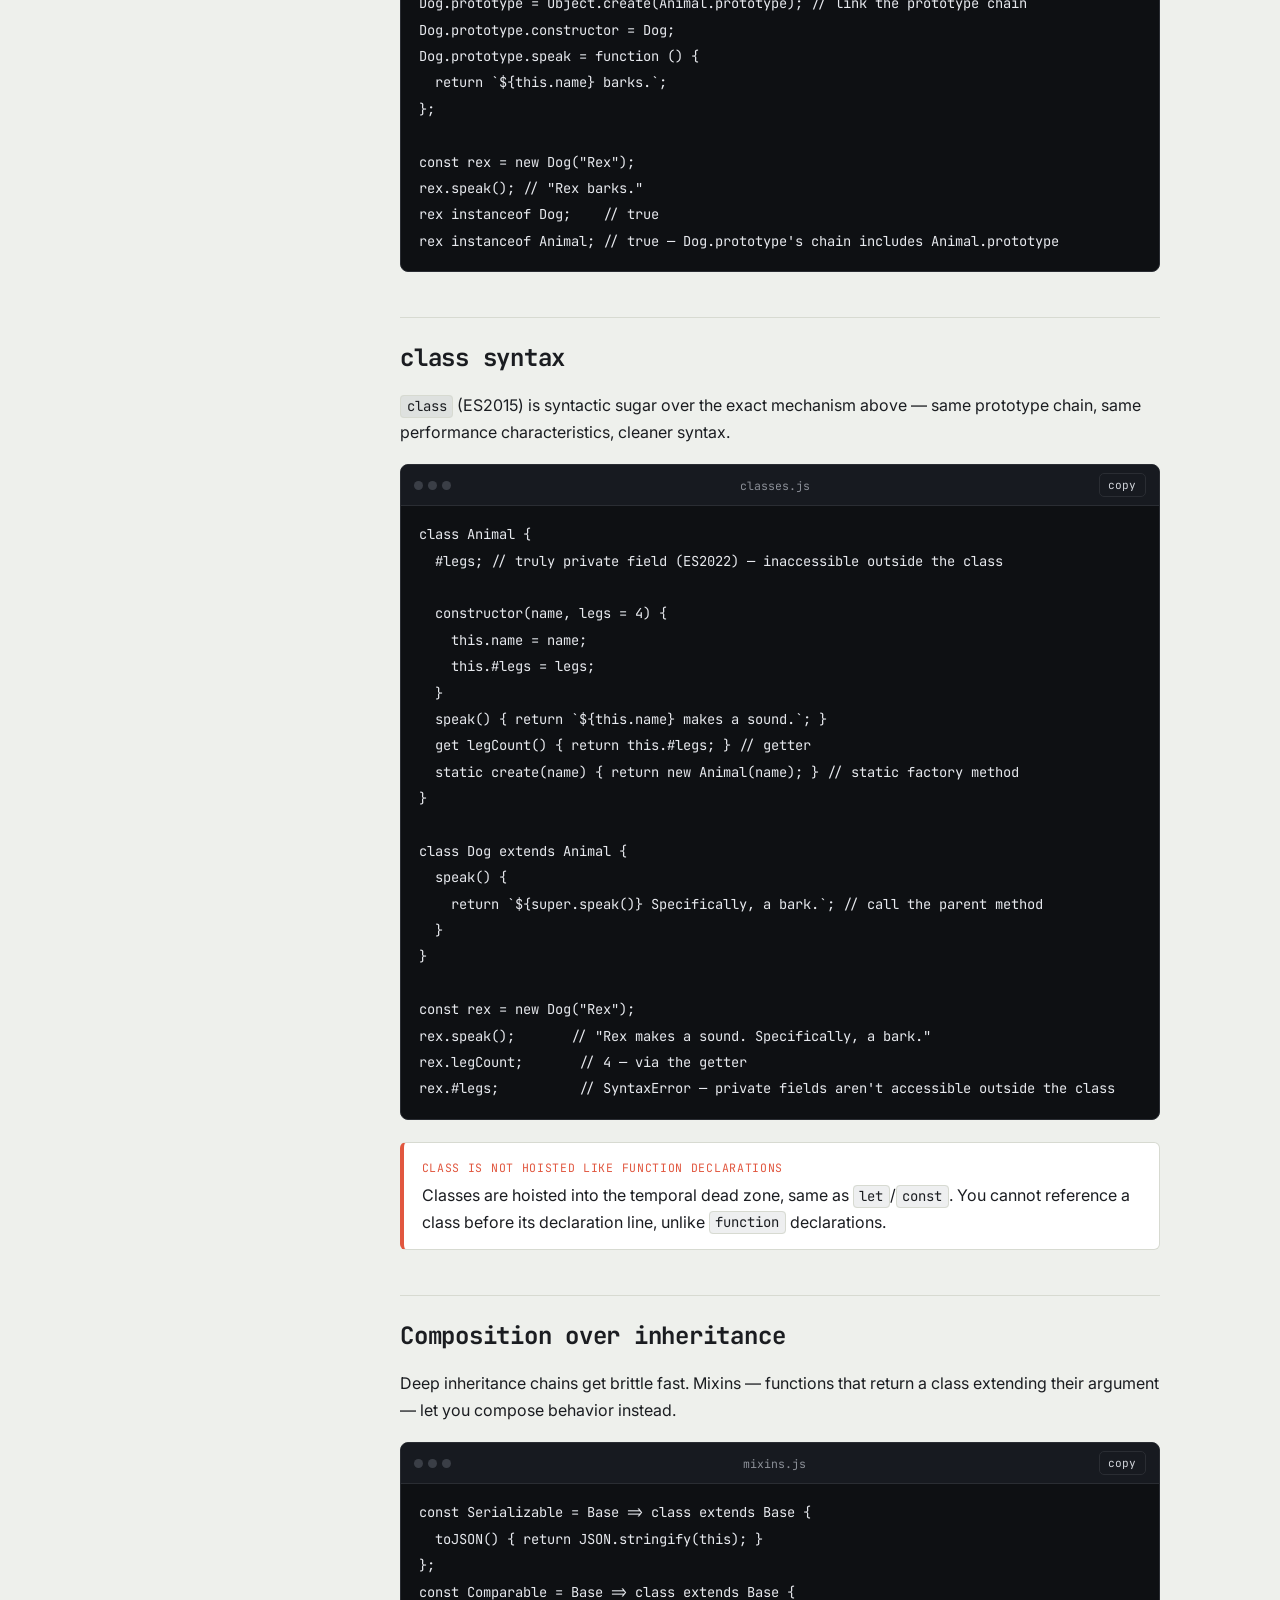
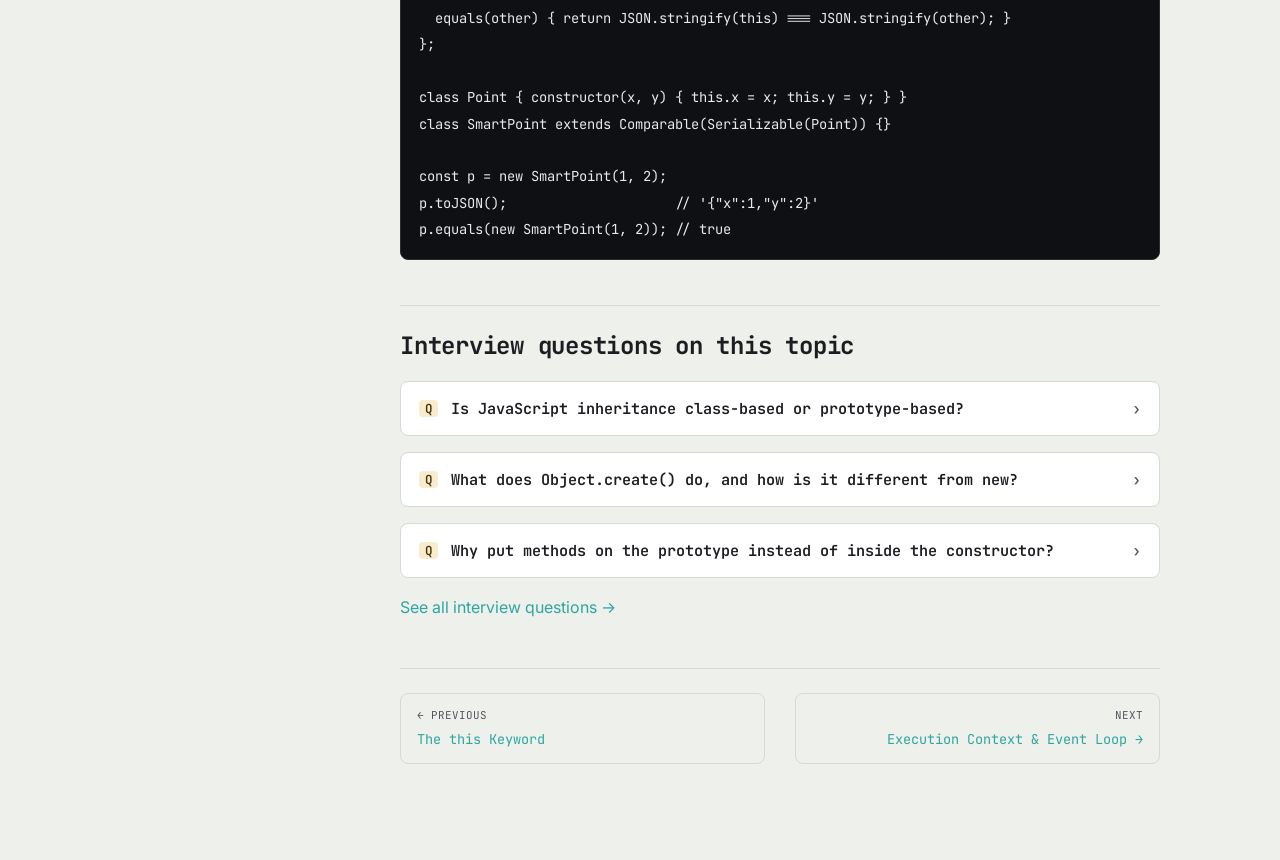
<file: pages/advanced/prototypes-oop.html>
<!DOCTYPE html>
<html lang="en">
<head>
<meta charset="UTF-8">
<meta name="viewport" content="width=device-width, initial-scale=1.0">
<title>Prototypes & OOP · javascript.ai</title>
<meta name="description" content="The prototype chain, classes, inheritance, mixins, and composition over inheritance.">
<link rel="stylesheet" href="../../css/style.css">
</head>
<body>
<div class="shell">
  <div class="topbar" id="topbar-mount"></div>
  <div class="body-row">
    <nav class="sidebar" id="sidebar-mount" aria-label="Curriculum"></nav>
    <main class="content">
      <div class="content__inner">
        <p class="breadcrumb"><a href="../../index.html">Home</a><span class="sep">/</span>Core mechanics<span class="sep">/</span>Prototypes &amp; OOP</p>
<span class="eyebrow"><span class="str">core mechanics/02</span></span>
<h1>Prototypes & OOP</h1>
<p class="lede">Under every <code>class</code> in JavaScript is the same mechanism it's always had: objects linked to other objects. Understanding the prototype chain demystifies inheritance, and explains why <code>class</code> is "syntactic sugar" over something more flexible.</p>

<h2>The prototype chain</h2>
<p>Every object has an internal link — <code>[[Prototype]]</code>, exposed as <code>__proto__</code> or accessed via <code>Object.getPrototypeOf()</code> — to another object. Property lookup walks up this chain until it finds the property or hits <code>null</code>.</p>
<div class="code">
  <div class="code__bar"><div class="code__dots"><span></span><span></span><span></span></div><span class="code__label">prototype-chain.js</span><button class="code__copy">copy</button></div>
  <pre><code>const animal = {
  eats: true,
  walk() { return `${this.name} walks`; },
};

const rabbit = Object.create(animal); // rabbit's [[Prototype]] = animal
rabbit.name = "Rabbit";
rabbit.jumps = true;

rabbit.walk();          // "Rabbit walks" — found on animal, `this` is still rabbit
rabbit.eats;             // true — inherited, not own
rabbit.hasOwnProperty("eats"); // false
rabbit.hasOwnProperty("jumps"); // true

// The chain: rabbit → animal → Object.prototype → null
Object.getPrototypeOf(rabbit) === animal; // true</code></pre>
</div>

<h2>Constructor functions (the pre-ES6 way)</h2>
<div class="code">
  <div class="code__bar"><div class="code__dots"><span></span><span></span><span></span></div><span class="code__label">constructor-function.js</span><button class="code__copy">copy</button></div>
  <pre><code>function Animal(name) {
  this.name = name;
}
// Shared methods live on the prototype — ONE copy shared by all instances,
// not duplicated per object like methods defined inside the constructor.
Animal.prototype.speak = function () {
  return `${this.name} makes a sound.`;
};

function Dog(name) {
  Animal.call(this, name); // "borrow" the parent constructor
}
Dog.prototype = Object.create(Animal.prototype); // link the prototype chain
Dog.prototype.constructor = Dog;
Dog.prototype.speak = function () {
  return `${this.name} barks.`;
};

const rex = new Dog("Rex");
rex.speak(); // "Rex barks."
rex instanceof Dog;    // true
rex instanceof Animal; // true — Dog.prototype's chain includes Animal.prototype</code></pre>
</div>

<h2>class syntax</h2>
<p><code>class</code> (ES2015) is syntactic sugar over the exact mechanism above — same prototype chain, same performance characteristics, cleaner syntax.</p>
<div class="code">
  <div class="code__bar"><div class="code__dots"><span></span><span></span><span></span></div><span class="code__label">classes.js</span><button class="code__copy">copy</button></div>
  <pre><code>class Animal {
  #legs; // truly private field (ES2022) — inaccessible outside the class

  constructor(name, legs = 4) {
    this.name = name;
    this.#legs = legs;
  }
  speak() { return `${this.name} makes a sound.`; }
  get legCount() { return this.#legs; } // getter
  static create(name) { return new Animal(name); } // static factory method
}

class Dog extends Animal {
  speak() {
    return `${super.speak()} Specifically, a bark.`; // call the parent method
  }
}

const rex = new Dog("Rex");
rex.speak();       // "Rex makes a sound. Specifically, a bark."
rex.legCount;       // 4 — via the getter
rex.#legs;          // SyntaxError — private fields aren't accessible outside the class</code></pre>
</div>

<div class="callout warn">
  <span class="callout__label">class is not hoisted like function declarations</span>
  <p>Classes are hoisted into the temporal dead zone, same as <code>let</code>/<code>const</code>. You cannot reference a class before its declaration line, unlike <code>function</code> declarations.</p>
</div>

<h2>Composition over inheritance</h2>
<p>Deep inheritance chains get brittle fast. Mixins — functions that return a class extending their argument — let you compose behavior instead.</p>
<div class="code">
  <div class="code__bar"><div class="code__dots"><span></span><span></span><span></span></div><span class="code__label">mixins.js</span><button class="code__copy">copy</button></div>
  <pre><code>const Serializable = Base => class extends Base {
  toJSON() { return JSON.stringify(this); }
};
const Comparable = Base => class extends Base {
  equals(other) { return JSON.stringify(this) === JSON.stringify(other); }
};

class Point { constructor(x, y) { this.x = x; this.y = y; } }
class SmartPoint extends Comparable(Serializable(Point)) {}

const p = new SmartPoint(1, 2);
p.toJSON();                     // '{"x":1,"y":2}'
p.equals(new SmartPoint(1, 2)); // true</code></pre>
</div>

<h2>Interview questions on this topic</h2>
<div class="qa">
  <button class="qa__q"><span class="idx">Q</span>Is JavaScript inheritance class-based or prototype-based?<span class="chev">›</span></button>
  <div class="qa__a"><p>Prototype-based. Even when using <code>class</code> syntax, objects inherit directly from other objects via the prototype chain — there's no separate "class" construct at runtime. <code>class</code> is sugar that makes this mechanism read more like classical OOP languages.</p></div>
</div>
<div class="qa">
  <button class="qa__q"><span class="idx">Q</span>What does Object.create() do, and how is it different from new?<span class="chev">›</span></button>
  <div class="qa__a"><p><code>Object.create(proto)</code> creates a brand-new object whose <code>[[Prototype]]</code> is set directly to <code>proto</code> — no constructor function runs. <code>new Fn()</code> creates an object linked to <code>Fn.prototype</code> <em>and</em> runs <code>Fn</code> as a constructor against it. <code>Object.create</code> is the more primitive operation.</p></div>
</div>
<div class="qa">
  <button class="qa__q"><span class="idx">Q</span>Why put methods on the prototype instead of inside the constructor?<span class="chev">›</span></button>
  <div class="qa__a"><p>Methods defined inside the constructor (<code>this.speak = function(){}</code>) get recreated for every single instance, wasting memory. Methods on the prototype (or defined via <code>class</code>, which does this automatically) are created once and shared by reference across all instances.</p></div>
</div>

<p><a href="../../interview-questions.html">See all interview questions →</a></p>

<div class="prevnext">
  <a class="prev" href="../../pages/advanced/this-keyword.html"><span class="lbl">← Previous</span>The this Keyword</a>
  <a class="next" href="../../pages/advanced/event-loop.html"><span class="lbl">Next</span>Execution Context & Event Loop →</a>
</div>

      </div>
    </main>
  </div>
</div>

<script>window.SITE_ROOT = '../../';</script>
<script src="../../js/site-data.js"></script>
<script src="../../js/include.js"></script>
<script src="../../js/main.js"></script>
</body>
</html>
</file>
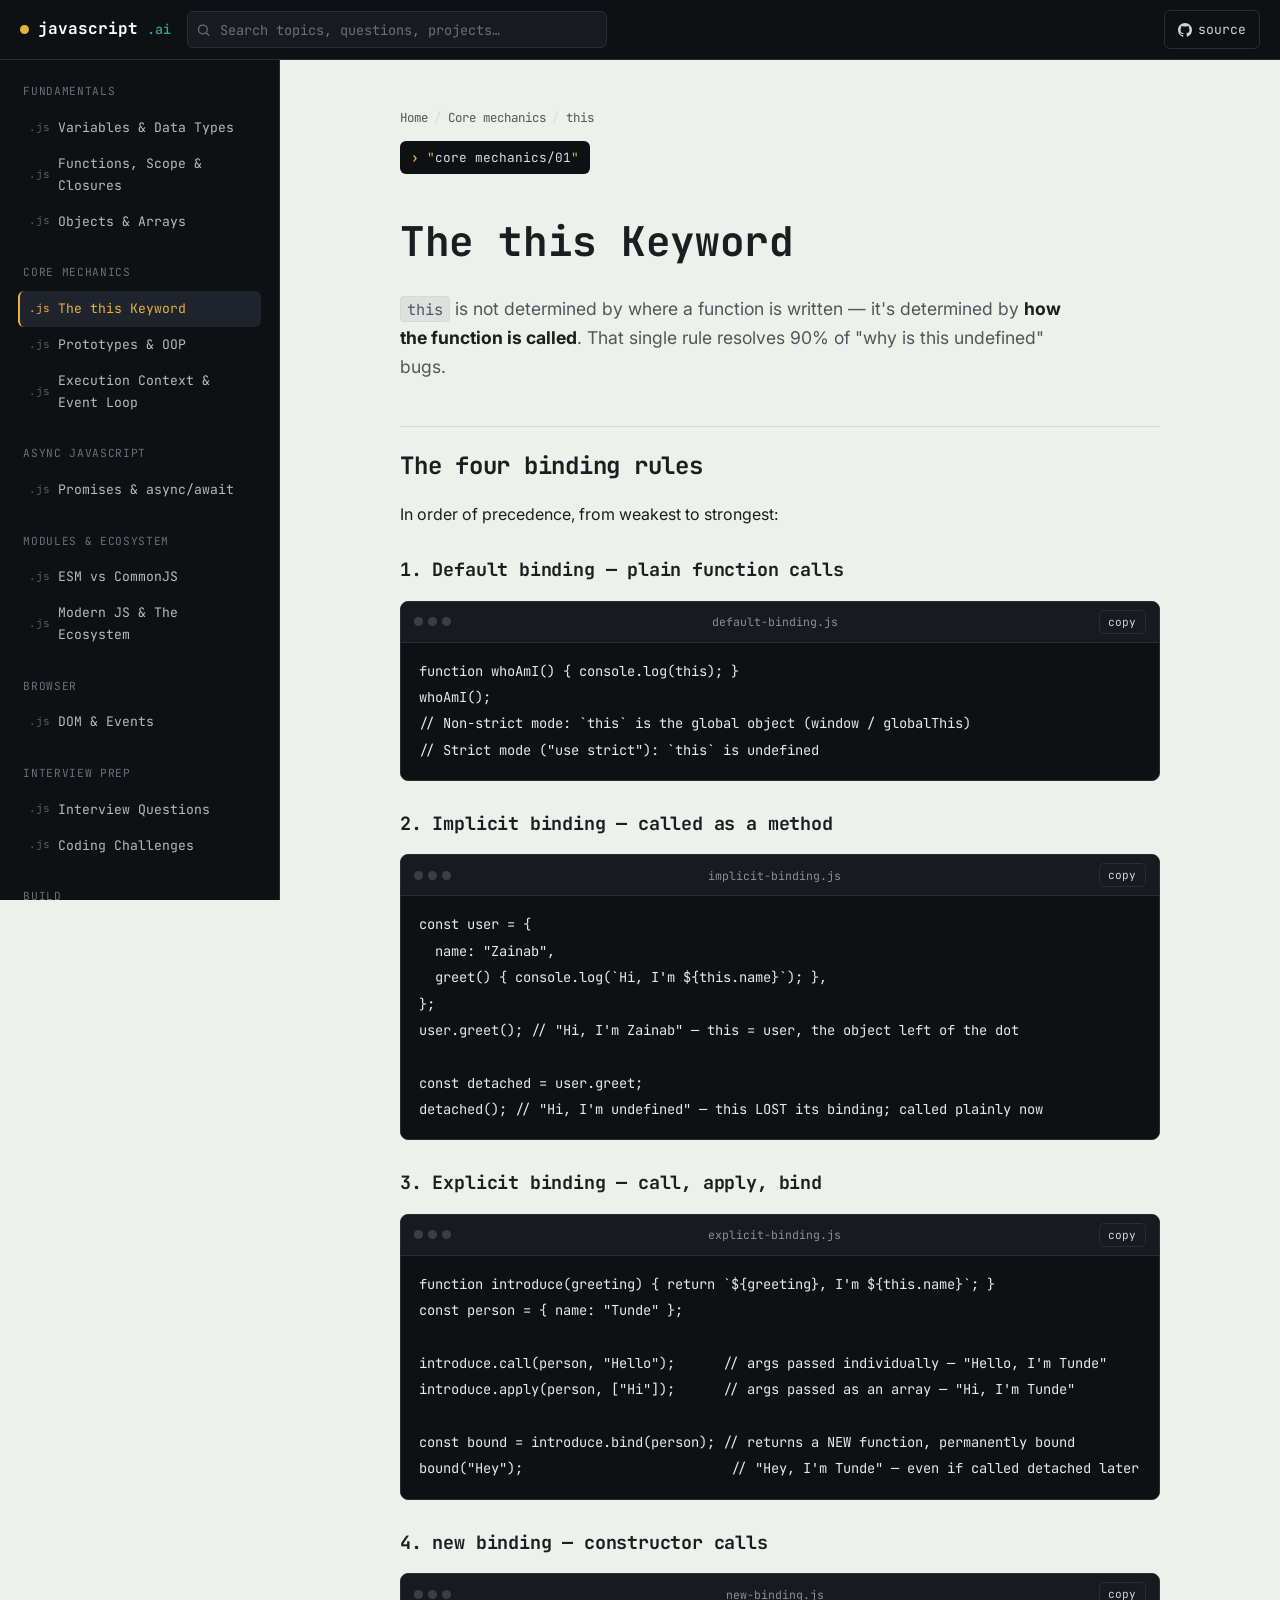
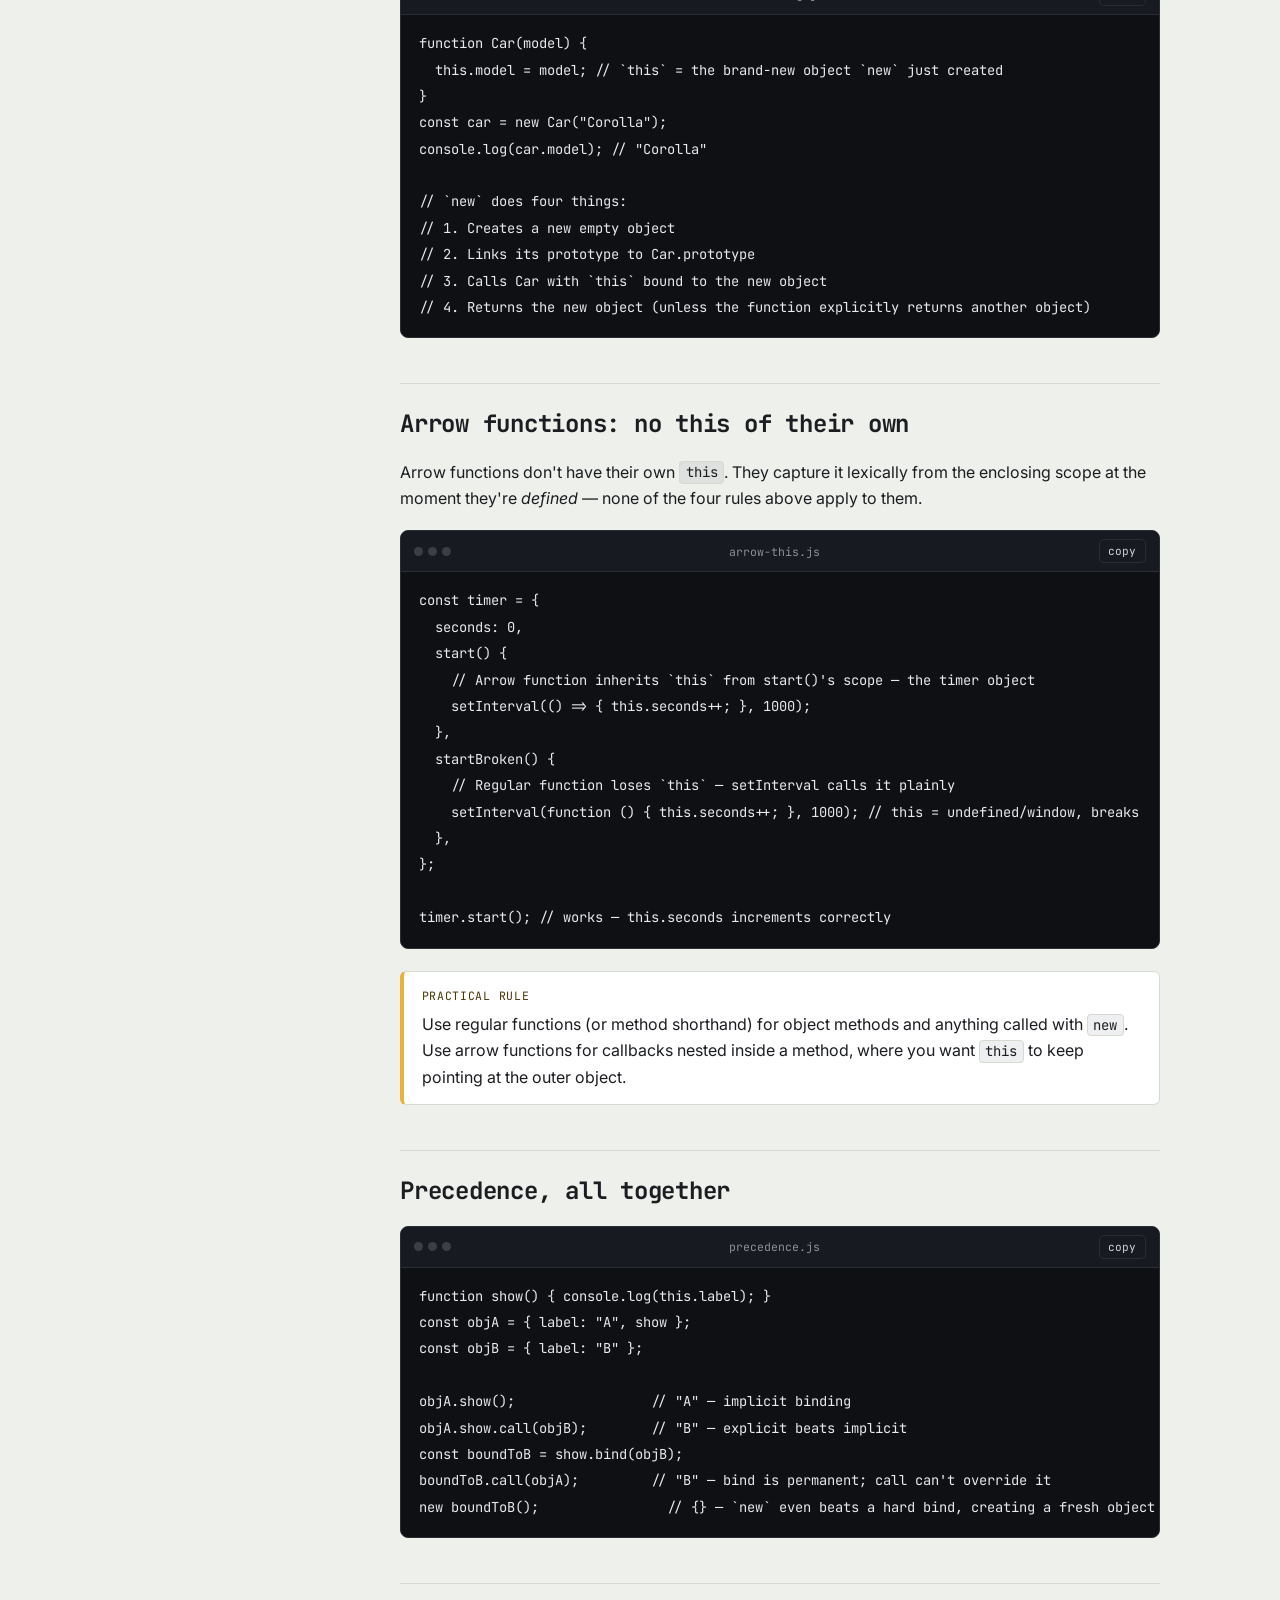
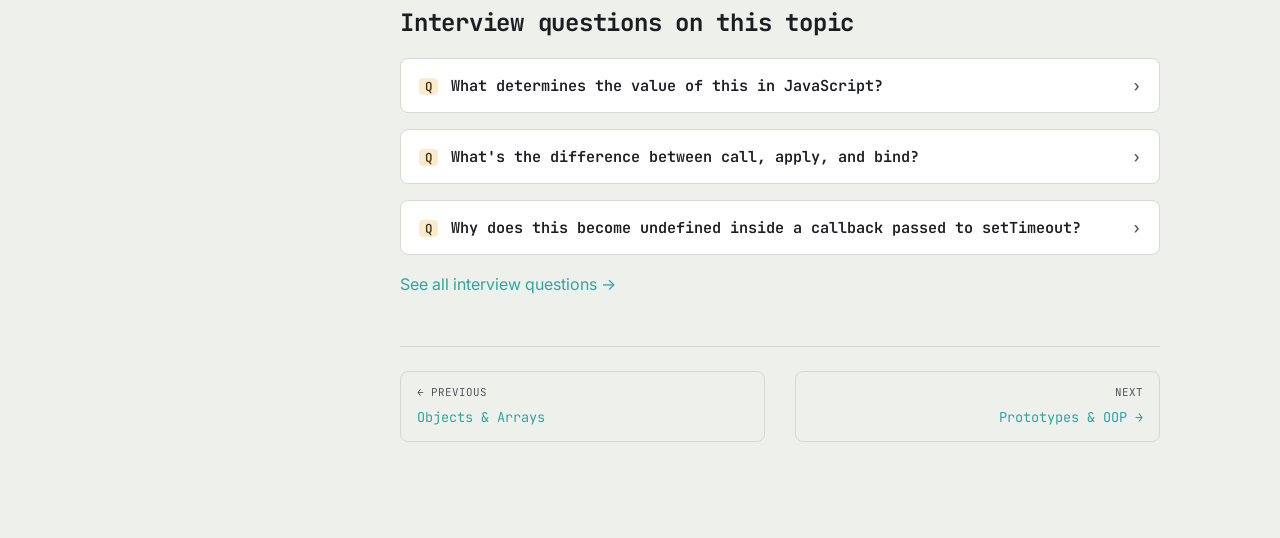
<file: pages/advanced/this-keyword.html>
<!DOCTYPE html>
<html lang="en">
<head>
<meta charset="UTF-8">
<meta name="viewport" content="width=device-width, initial-scale=1.0">
<title>The this Keyword · javascript.ai</title>
<meta name="description" content="How this is bound at call time, and every gotcha that trips developers up.">
<link rel="stylesheet" href="../../css/style.css">
</head>
<body>
<div class="shell">
  <div class="topbar" id="topbar-mount"></div>
  <div class="body-row">
    <nav class="sidebar" id="sidebar-mount" aria-label="Curriculum"></nav>
    <main class="content">
      <div class="content__inner">
        <p class="breadcrumb"><a href="../../index.html">Home</a><span class="sep">/</span>Core mechanics<span class="sep">/</span>this</p>
<span class="eyebrow"><span class="str">core mechanics/01</span></span>
<h1>The this Keyword</h1>
<p class="lede"><code>this</code> is not determined by where a function is written — it's determined by <strong>how the function is called</strong>. That single rule resolves 90% of "why is this undefined" bugs.</p>

<h2>The four binding rules</h2>
<p>In order of precedence, from weakest to strongest:</p>

<h3>1. Default binding — plain function calls</h3>
<div class="code">
  <div class="code__bar"><div class="code__dots"><span></span><span></span><span></span></div><span class="code__label">default-binding.js</span><button class="code__copy">copy</button></div>
  <pre><code>function whoAmI() { console.log(this); }
whoAmI();
// Non-strict mode: `this` is the global object (window / globalThis)
// Strict mode ("use strict"): `this` is undefined</code></pre>
</div>

<h3>2. Implicit binding — called as a method</h3>
<div class="code">
  <div class="code__bar"><div class="code__dots"><span></span><span></span><span></span></div><span class="code__label">implicit-binding.js</span><button class="code__copy">copy</button></div>
  <pre><code>const user = {
  name: "Zainab",
  greet() { console.log(`Hi, I'm ${this.name}`); },
};
user.greet(); // "Hi, I'm Zainab" — this = user, the object left of the dot

const detached = user.greet;
detached(); // "Hi, I'm undefined" — this LOST its binding; called plainly now</code></pre>
</div>

<h3>3. Explicit binding — call, apply, bind</h3>
<div class="code">
  <div class="code__bar"><div class="code__dots"><span></span><span></span><span></span></div><span class="code__label">explicit-binding.js</span><button class="code__copy">copy</button></div>
  <pre><code>function introduce(greeting) { return `${greeting}, I'm ${this.name}`; }
const person = { name: "Tunde" };

introduce.call(person, "Hello");      // args passed individually — "Hello, I'm Tunde"
introduce.apply(person, ["Hi"]);      // args passed as an array — "Hi, I'm Tunde"

const bound = introduce.bind(person); // returns a NEW function, permanently bound
bound("Hey");                          // "Hey, I'm Tunde" — even if called detached later</code></pre>
</div>

<h3>4. new binding — constructor calls</h3>
<div class="code">
  <div class="code__bar"><div class="code__dots"><span></span><span></span><span></span></div><span class="code__label">new-binding.js</span><button class="code__copy">copy</button></div>
  <pre><code>function Car(model) {
  this.model = model; // `this` = the brand-new object `new` just created
}
const car = new Car("Corolla");
console.log(car.model); // "Corolla"

// `new` does four things:
// 1. Creates a new empty object
// 2. Links its prototype to Car.prototype
// 3. Calls Car with `this` bound to the new object
// 4. Returns the new object (unless the function explicitly returns another object)</code></pre>
</div>

<h2>Arrow functions: no this of their own</h2>
<p>Arrow functions don't have their own <code>this</code>. They capture it lexically from the enclosing scope at the moment they're <em>defined</em> — none of the four rules above apply to them.</p>
<div class="code">
  <div class="code__bar"><div class="code__dots"><span></span><span></span><span></span></div><span class="code__label">arrow-this.js</span><button class="code__copy">copy</button></div>
  <pre><code>const timer = {
  seconds: 0,
  start() {
    // Arrow function inherits `this` from start()'s scope — the timer object
    setInterval(() => { this.seconds++; }, 1000);
  },
  startBroken() {
    // Regular function loses `this` — setInterval calls it plainly
    setInterval(function () { this.seconds++; }, 1000); // this = undefined/window, breaks
  },
};

timer.start(); // works — this.seconds increments correctly</code></pre>
</div>
<div class="callout tip">
  <span class="callout__label">Practical rule</span>
  <p>Use regular functions (or method shorthand) for object methods and anything called with <code>new</code>. Use arrow functions for callbacks nested inside a method, where you want <code>this</code> to keep pointing at the outer object.</p>
</div>

<h2>Precedence, all together</h2>
<div class="code">
  <div class="code__bar"><div class="code__dots"><span></span><span></span><span></span></div><span class="code__label">precedence.js</span><button class="code__copy">copy</button></div>
  <pre><code>function show() { console.log(this.label); }
const objA = { label: "A", show };
const objB = { label: "B" };

objA.show();                 // "A" — implicit binding
objA.show.call(objB);        // "B" — explicit beats implicit
const boundToB = show.bind(objB);
boundToB.call(objA);         // "B" — bind is permanent; call can't override it
new boundToB();                // {} — `new` even beats a hard bind, creating a fresh object</code></pre>
</div>

<h2>Interview questions on this topic</h2>
<div class="qa">
  <button class="qa__q"><span class="idx">Q</span>What determines the value of this in JavaScript?<span class="chev">›</span></button>
  <div class="qa__a"><p>How the function is <em>called</em>, not where it's defined (with the one exception of arrow functions, which inherit <code>this</code> lexically). The four rules in order of precedence: <code>new</code> binding &gt; explicit binding (<code>call</code>/<code>apply</code>/<code>bind</code>) &gt; implicit binding (method call) &gt; default binding (plain call).</p></div>
</div>
<div class="qa">
  <button class="qa__q"><span class="idx">Q</span>What's the difference between call, apply, and bind?<span class="chev">›</span></button>
  <div class="qa__a"><p>All three explicitly set <code>this</code>. <code>call(thisArg, a, b, c)</code> invokes the function immediately with arguments listed individually. <code>apply(thisArg, [a, b, c])</code> invokes immediately with arguments as an array. <code>bind(thisArg)</code> doesn't invoke anything — it returns a new function permanently bound to <code>thisArg</code>, to be called later.</p></div>
</div>
<div class="qa">
  <button class="qa__q"><span class="idx">Q</span>Why does this become undefined inside a callback passed to setTimeout?<span class="chev">›</span></button>
  <div class="qa__a"><p>Because <code>setTimeout</code> invokes the callback as a plain function call — no object precedes it — so default binding kicks in (<code>undefined</code> in strict mode). Fix it with an arrow function (to inherit the surrounding <code>this</code>) or with <code>.bind(this)</code>.</p></div>
</div>

<p><a href="../../interview-questions.html">See all interview questions →</a></p>

<div class="prevnext">
  <a class="prev" href="../../pages/fundamentals/objects-arrays.html"><span class="lbl">← Previous</span>Objects & Arrays</a>
  <a class="next" href="../../pages/advanced/prototypes-oop.html"><span class="lbl">Next</span>Prototypes & OOP →</a>
</div>

      </div>
    </main>
  </div>
</div>

<script>window.SITE_ROOT = '../../';</script>
<script src="../../js/site-data.js"></script>
<script src="../../js/include.js"></script>
<script src="../../js/main.js"></script>
</body>
</html>
</file>
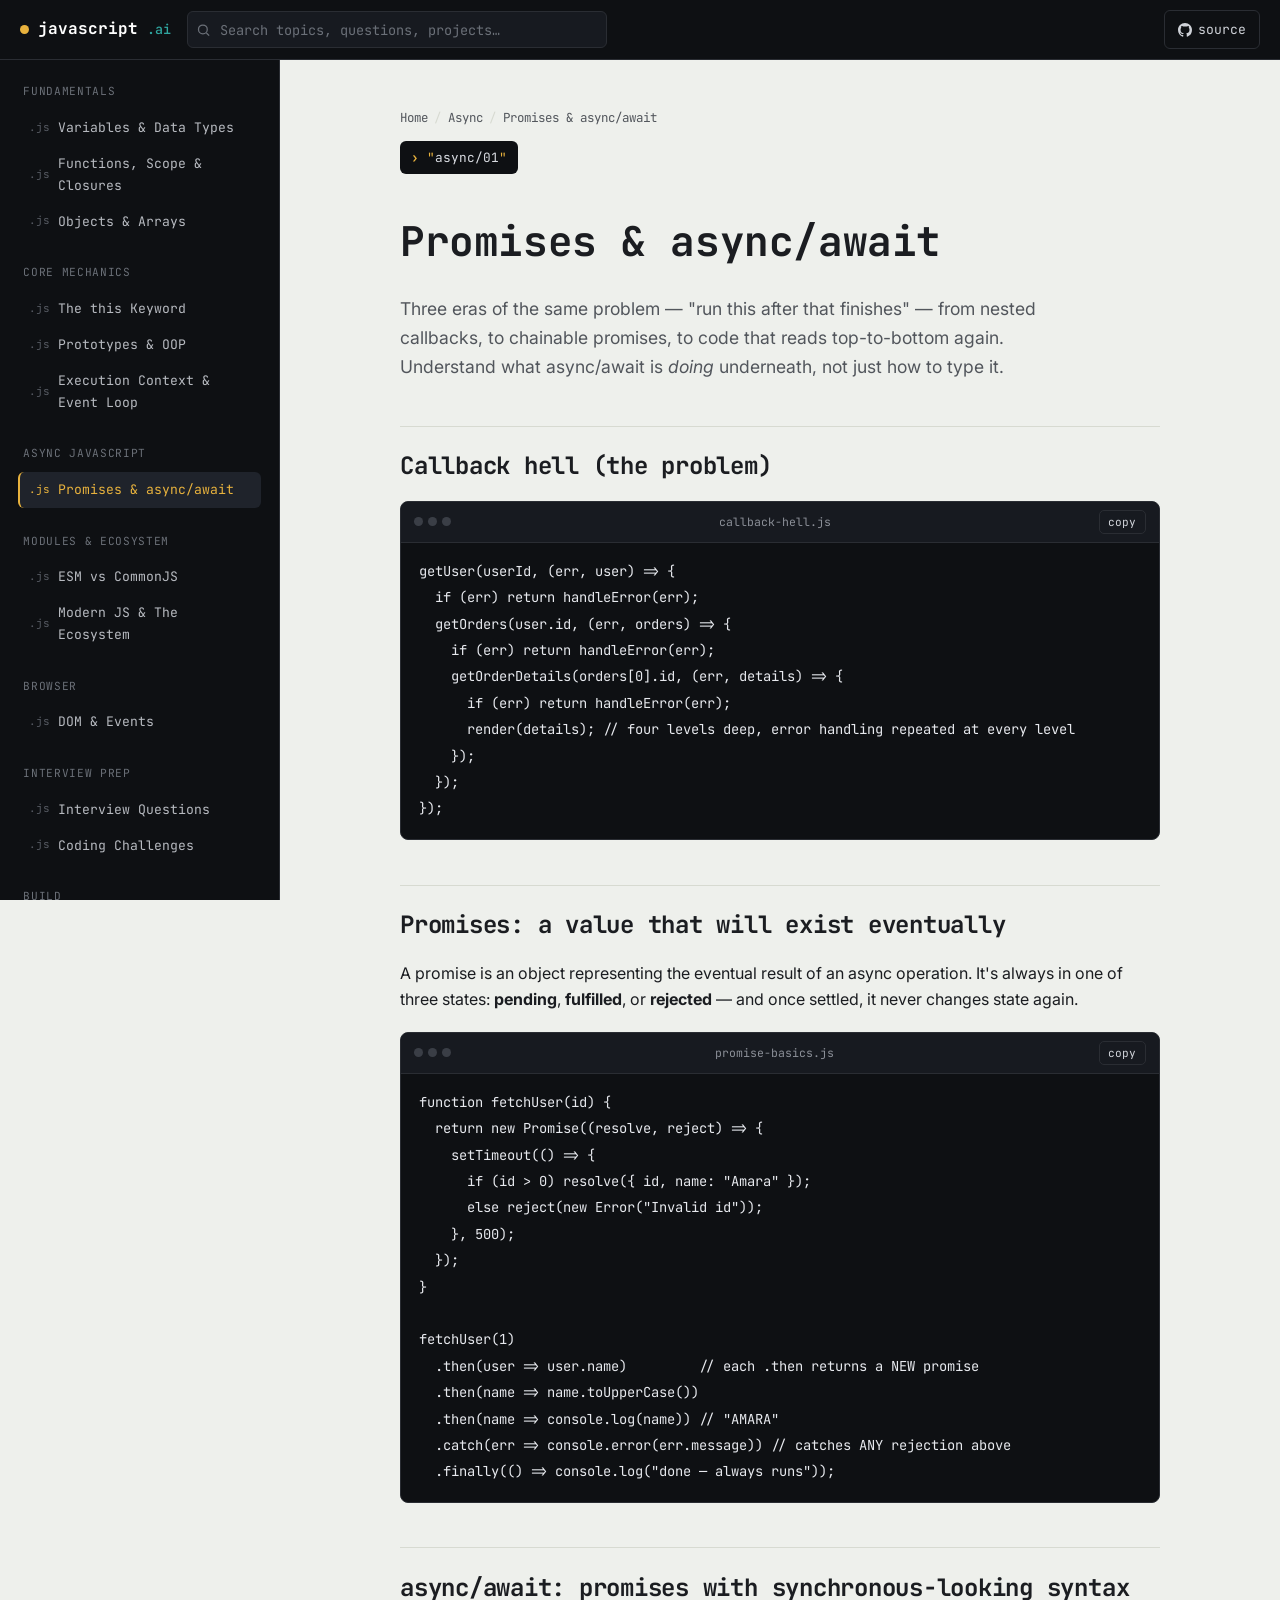
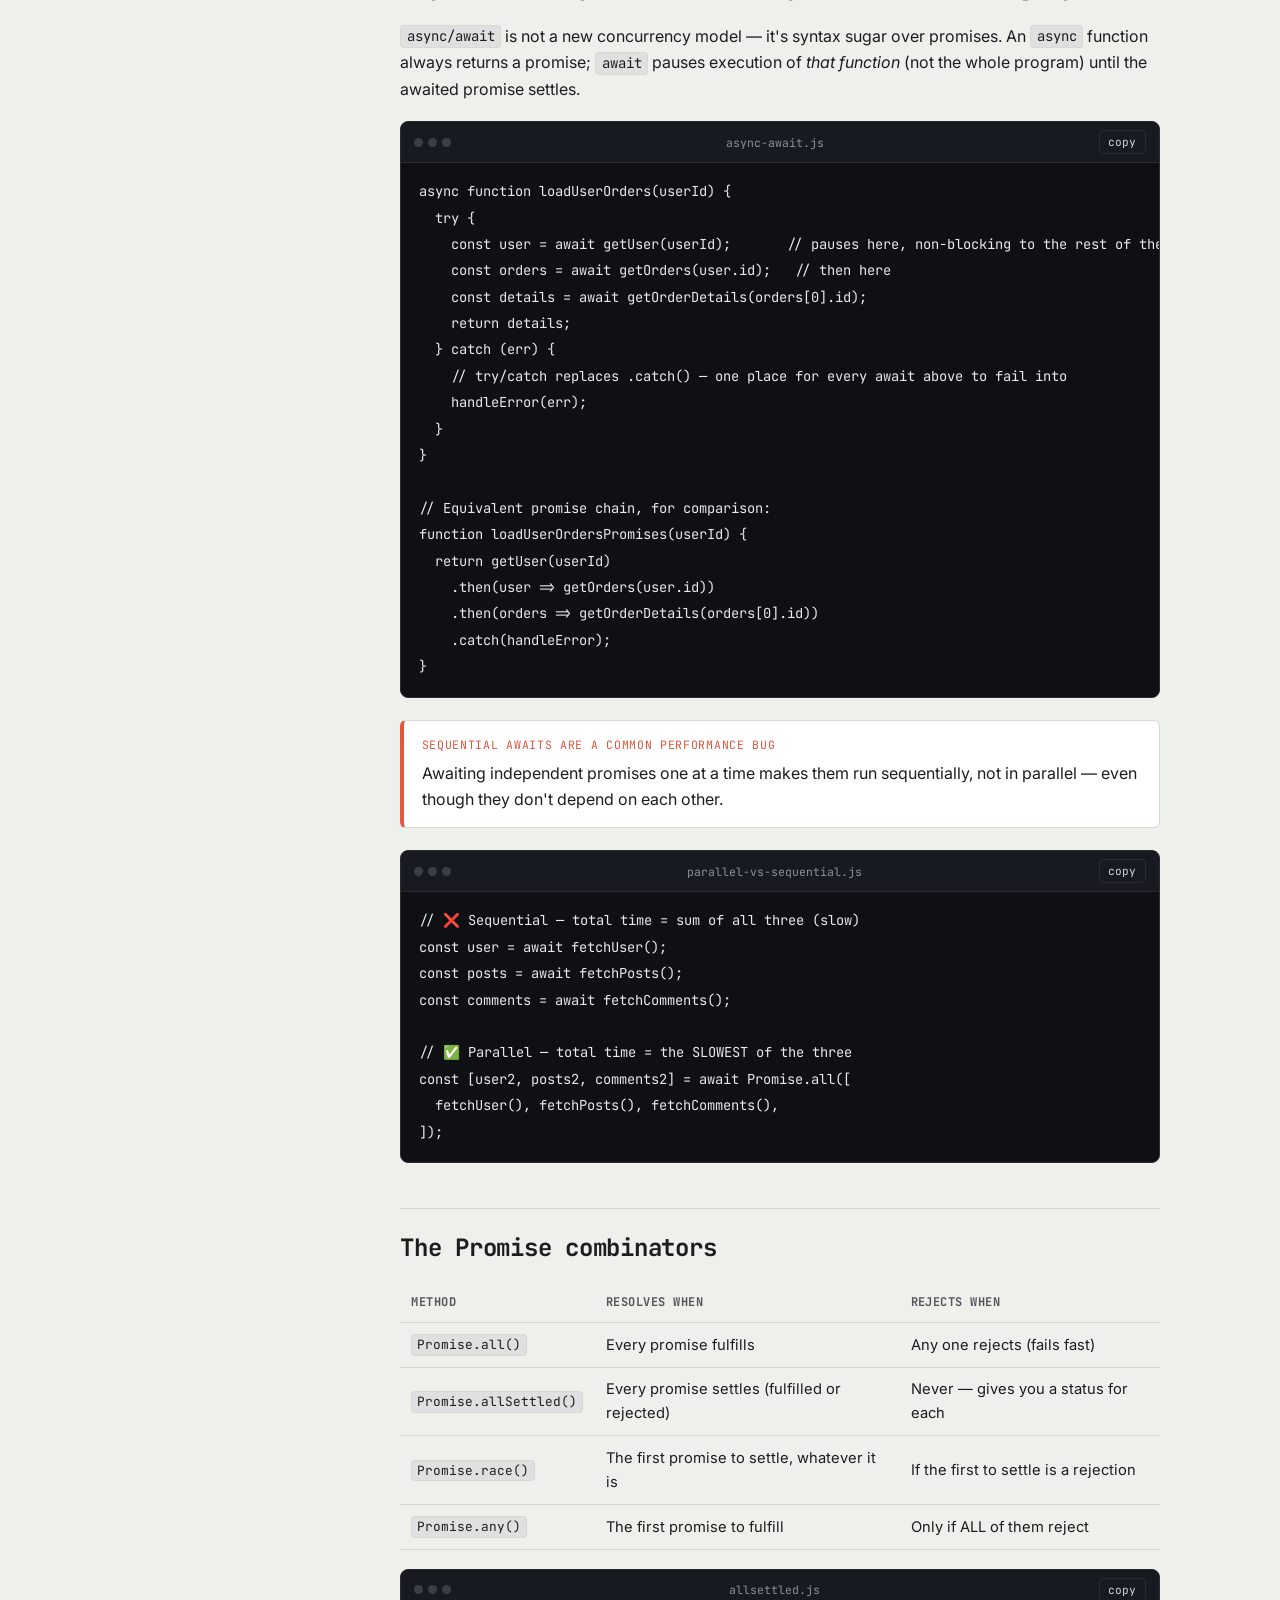
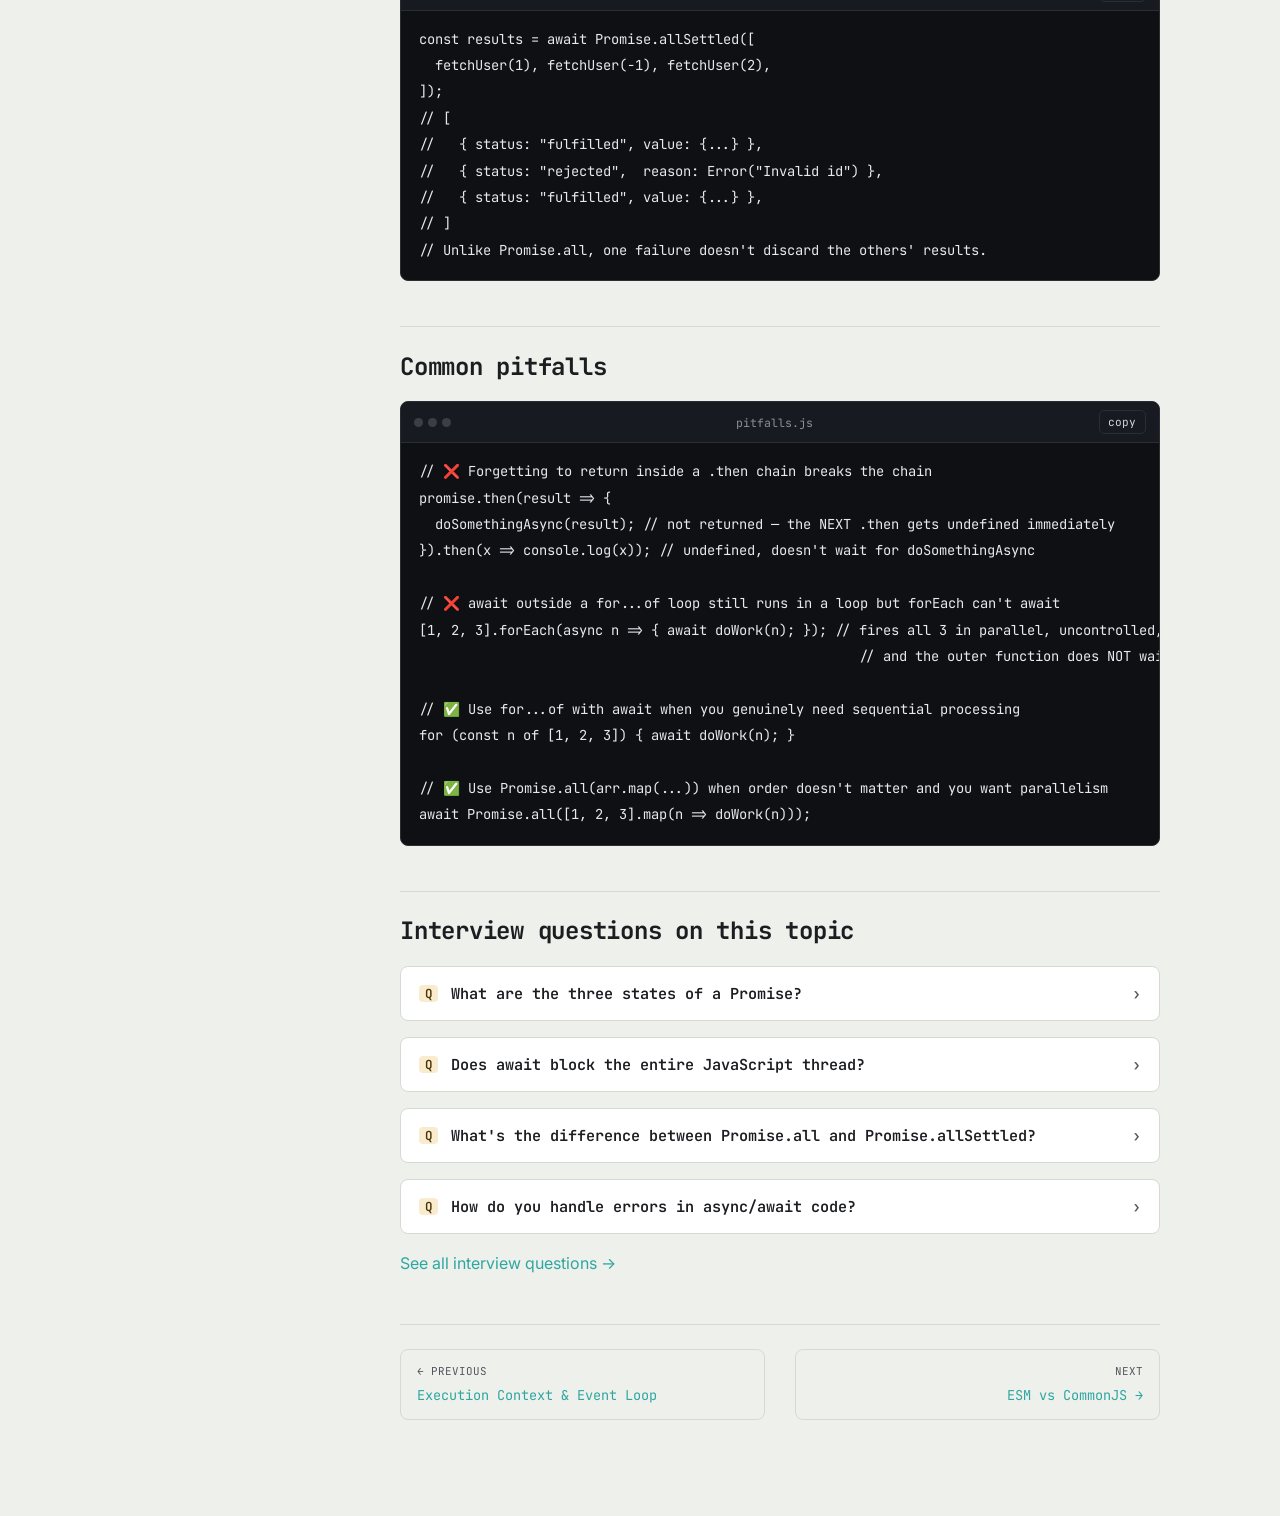
<file: pages/async/promises-async-await.html>
<!DOCTYPE html>
<html lang="en">
<head>
<meta charset="UTF-8">
<meta name="viewport" content="width=device-width, initial-scale=1.0">
<title>Promises & async/await · javascript.ai</title>
<meta name="description" content="From callback hell to Promises to async/await — with error handling and concurrency patterns.">
<link rel="stylesheet" href="../../css/style.css">
</head>
<body>
<div class="shell">
  <div class="topbar" id="topbar-mount"></div>
  <div class="body-row">
    <nav class="sidebar" id="sidebar-mount" aria-label="Curriculum"></nav>
    <main class="content">
      <div class="content__inner">
        <p class="breadcrumb"><a href="../../index.html">Home</a><span class="sep">/</span>Async<span class="sep">/</span>Promises &amp; async/await</p>
<span class="eyebrow"><span class="str">async/01</span></span>
<h1>Promises & async/await</h1>
<p class="lede">Three eras of the same problem — "run this after that finishes" — from nested callbacks, to chainable promises, to code that reads top-to-bottom again. Understand what async/await is <em>doing</em> underneath, not just how to type it.</p>

<h2>Callback hell (the problem)</h2>
<div class="code">
  <div class="code__bar"><div class="code__dots"><span></span><span></span><span></span></div><span class="code__label">callback-hell.js</span><button class="code__copy">copy</button></div>
  <pre><code>getUser(userId, (err, user) => {
  if (err) return handleError(err);
  getOrders(user.id, (err, orders) => {
    if (err) return handleError(err);
    getOrderDetails(orders[0].id, (err, details) => {
      if (err) return handleError(err);
      render(details); // four levels deep, error handling repeated at every level
    });
  });
});</code></pre>
</div>

<h2>Promises: a value that will exist eventually</h2>
<p>A promise is an object representing the eventual result of an async operation. It's always in one of three states: <strong>pending</strong>, <strong>fulfilled</strong>, or <strong>rejected</strong> — and once settled, it never changes state again.</p>
<div class="code">
  <div class="code__bar"><div class="code__dots"><span></span><span></span><span></span></div><span class="code__label">promise-basics.js</span><button class="code__copy">copy</button></div>
  <pre><code>function fetchUser(id) {
  return new Promise((resolve, reject) => {
    setTimeout(() => {
      if (id > 0) resolve({ id, name: "Amara" });
      else reject(new Error("Invalid id"));
    }, 500);
  });
}

fetchUser(1)
  .then(user => user.name)         // each .then returns a NEW promise
  .then(name => name.toUpperCase())
  .then(name => console.log(name)) // "AMARA"
  .catch(err => console.error(err.message)) // catches ANY rejection above
  .finally(() => console.log("done — always runs"));</code></pre>
</div>

<h2>async/await: promises with synchronous-looking syntax</h2>
<p><code>async/await</code> is not a new concurrency model — it's syntax sugar over promises. An <code>async</code> function always returns a promise; <code>await</code> pauses execution of <em>that function</em> (not the whole program) until the awaited promise settles.</p>
<div class="code">
  <div class="code__bar"><div class="code__dots"><span></span><span></span><span></span></div><span class="code__label">async-await.js</span><button class="code__copy">copy</button></div>
  <pre><code>async function loadUserOrders(userId) {
  try {
    const user = await getUser(userId);       // pauses here, non-blocking to the rest of the app
    const orders = await getOrders(user.id);   // then here
    const details = await getOrderDetails(orders[0].id);
    return details;
  } catch (err) {
    // try/catch replaces .catch() — one place for every await above to fail into
    handleError(err);
  }
}

// Equivalent promise chain, for comparison:
function loadUserOrdersPromises(userId) {
  return getUser(userId)
    .then(user => getOrders(user.id))
    .then(orders => getOrderDetails(orders[0].id))
    .catch(handleError);
}</code></pre>
</div>

<div class="callout warn">
  <span class="callout__label">Sequential awaits are a common performance bug</span>
  <p>Awaiting independent promises one at a time makes them run sequentially, not in parallel — even though they don't depend on each other.</p>
</div>

<div class="code">
  <div class="code__bar"><div class="code__dots"><span></span><span></span><span></span></div><span class="code__label">parallel-vs-sequential.js</span><button class="code__copy">copy</button></div>
  <pre><code>// ❌ Sequential — total time = sum of all three (slow)
const user = await fetchUser();
const posts = await fetchPosts();
const comments = await fetchComments();

// ✅ Parallel — total time = the SLOWEST of the three
const [user2, posts2, comments2] = await Promise.all([
  fetchUser(), fetchPosts(), fetchComments(),
]);</code></pre>
</div>

<h2>The Promise combinators</h2>
<table>
  <thead><tr><th>Method</th><th>Resolves when</th><th>Rejects when</th></tr></thead>
  <tbody>
    <tr><td><code>Promise.all()</code></td><td>Every promise fulfills</td><td>Any one rejects (fails fast)</td></tr>
    <tr><td><code>Promise.allSettled()</code></td><td>Every promise settles (fulfilled or rejected)</td><td>Never — gives you a status for each</td></tr>
    <tr><td><code>Promise.race()</code></td><td>The first promise to settle, whatever it is</td><td>If the first to settle is a rejection</td></tr>
    <tr><td><code>Promise.any()</code></td><td>The first promise to fulfill</td><td>Only if ALL of them reject</td></tr>
  </tbody>
</table>

<div class="code">
  <div class="code__bar"><div class="code__dots"><span></span><span></span><span></span></div><span class="code__label">allsettled.js</span><button class="code__copy">copy</button></div>
  <pre><code>const results = await Promise.allSettled([
  fetchUser(1), fetchUser(-1), fetchUser(2),
]);
// [
//   { status: "fulfilled", value: {...} },
//   { status: "rejected",  reason: Error("Invalid id") },
//   { status: "fulfilled", value: {...} },
// ]
// Unlike Promise.all, one failure doesn't discard the others' results.</code></pre>
</div>

<h2>Common pitfalls</h2>
<div class="code">
  <div class="code__bar"><div class="code__dots"><span></span><span></span><span></span></div><span class="code__label">pitfalls.js</span><button class="code__copy">copy</button></div>
  <pre><code>// ❌ Forgetting to return inside a .then chain breaks the chain
promise.then(result => {
  doSomethingAsync(result); // not returned — the NEXT .then gets undefined immediately
}).then(x => console.log(x)); // undefined, doesn't wait for doSomethingAsync

// ❌ await outside a for...of loop still runs in a loop but forEach can't await
[1, 2, 3].forEach(async n => { await doWork(n); }); // fires all 3 in parallel, uncontrolled,
                                                       // and the outer function does NOT wait

// ✅ Use for...of with await when you genuinely need sequential processing
for (const n of [1, 2, 3]) { await doWork(n); }

// ✅ Use Promise.all(arr.map(...)) when order doesn't matter and you want parallelism
await Promise.all([1, 2, 3].map(n => doWork(n)));</code></pre>
</div>

<h2>Interview questions on this topic</h2>
<div class="qa">
  <button class="qa__q"><span class="idx">Q</span>What are the three states of a Promise?<span class="chev">›</span></button>
  <div class="qa__a"><p><strong>Pending</strong> (initial, neither fulfilled nor rejected), <strong>fulfilled</strong> (the operation completed successfully), and <strong>rejected</strong> (the operation failed). Once a promise moves to fulfilled or rejected — collectively called "settled" — it can never change state again.</p></div>
</div>
<div class="qa">
  <button class="qa__q"><span class="idx">Q</span>Does await block the entire JavaScript thread?<span class="chev">›</span></button>
  <div class="qa__a"><p>No. <code>await</code> only pauses execution within the current <code>async</code> function; control returns to the event loop, which keeps handling other code, UI events, and timers. When the awaited promise settles, the rest of the async function resumes as a microtask.</p></div>
</div>
<div class="qa">
  <button class="qa__q"><span class="idx">Q</span>What's the difference between Promise.all and Promise.allSettled?<span class="chev">›</span></button>
  <div class="qa__a"><p><code>Promise.all</code> rejects immediately if any single promise rejects, discarding the results of the others. <code>Promise.allSettled</code> always resolves once every promise has settled, returning a status/value or status/reason object for each — useful when you want results even from operations that failed.</p></div>
</div>
<div class="qa">
  <button class="qa__q"><span class="idx">Q</span>How do you handle errors in async/await code?<span class="chev">›</span></button>
  <div class="qa__a"><p>Wrap the <code>await</code> calls in a standard <code>try/catch</code> block — a rejected awaited promise throws inside the async function, exactly like a synchronous exception. For multiple independent calls, consider whether one failure should stop everything (<code>try/catch</code> around <code>Promise.all</code>) or should be handled individually (<code>Promise.allSettled</code>).</p></div>
</div>

<p><a href="../../interview-questions.html">See all interview questions →</a></p>

<div class="prevnext">
  <a class="prev" href="../../pages/advanced/event-loop.html"><span class="lbl">← Previous</span>Execution Context & Event Loop</a>
  <a class="next" href="../../pages/modules/esm-vs-commonjs.html"><span class="lbl">Next</span>ESM vs CommonJS →</a>
</div>

      </div>
    </main>
  </div>
</div>

<script>window.SITE_ROOT = '../../';</script>
<script src="../../js/site-data.js"></script>
<script src="../../js/include.js"></script>
<script src="../../js/main.js"></script>
</body>
</html>
</file>
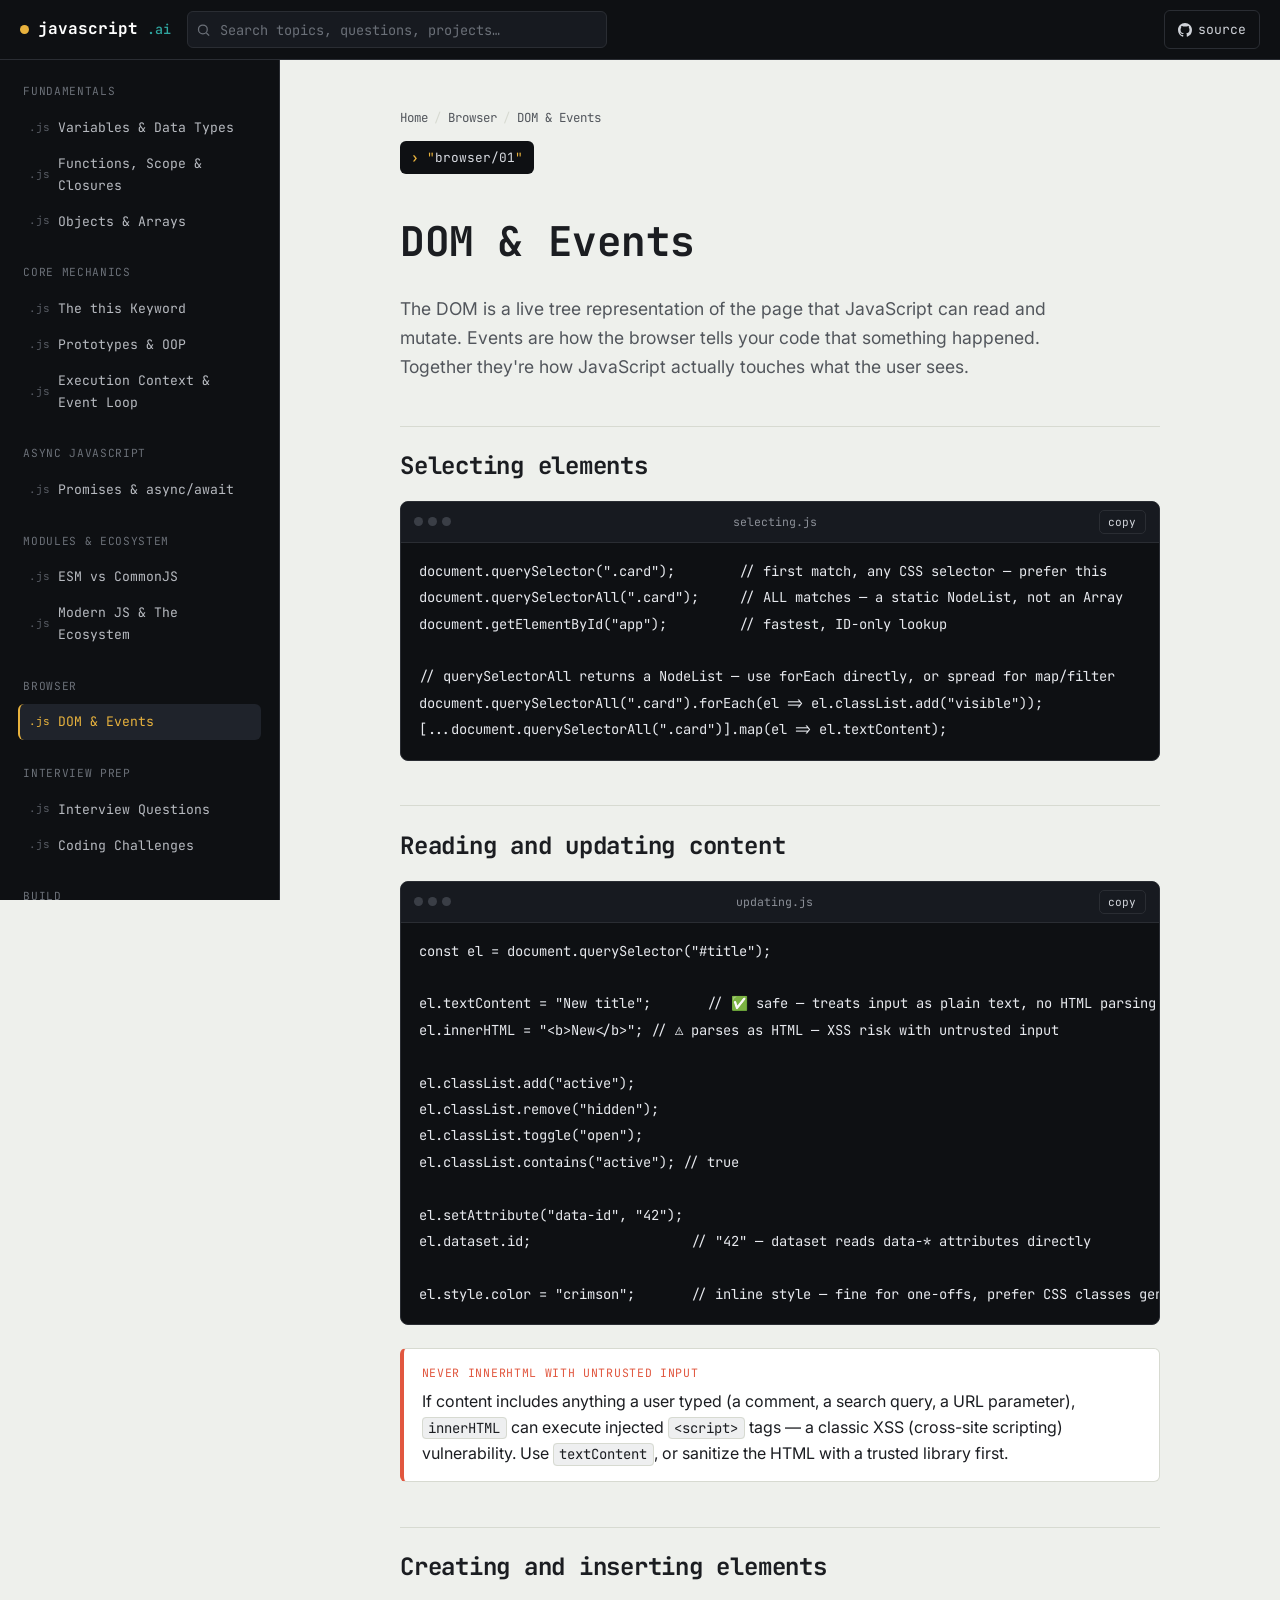
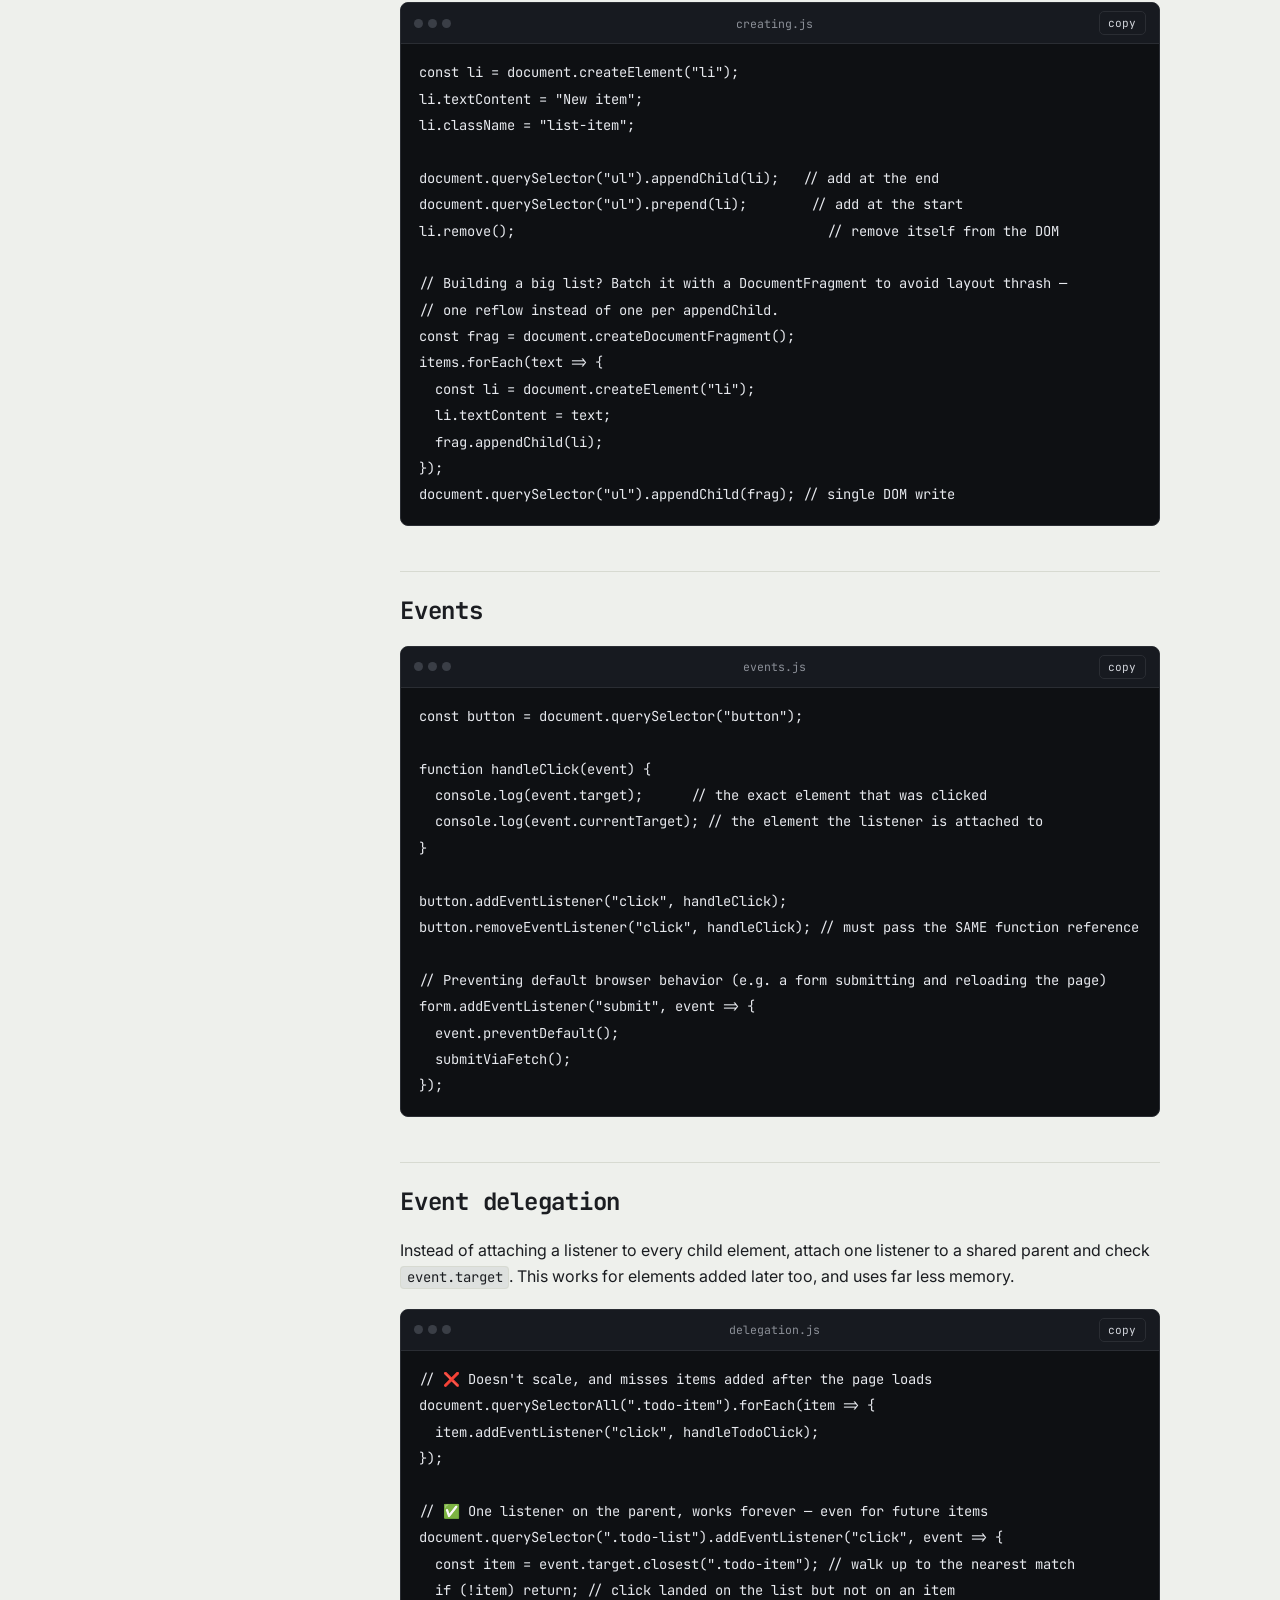
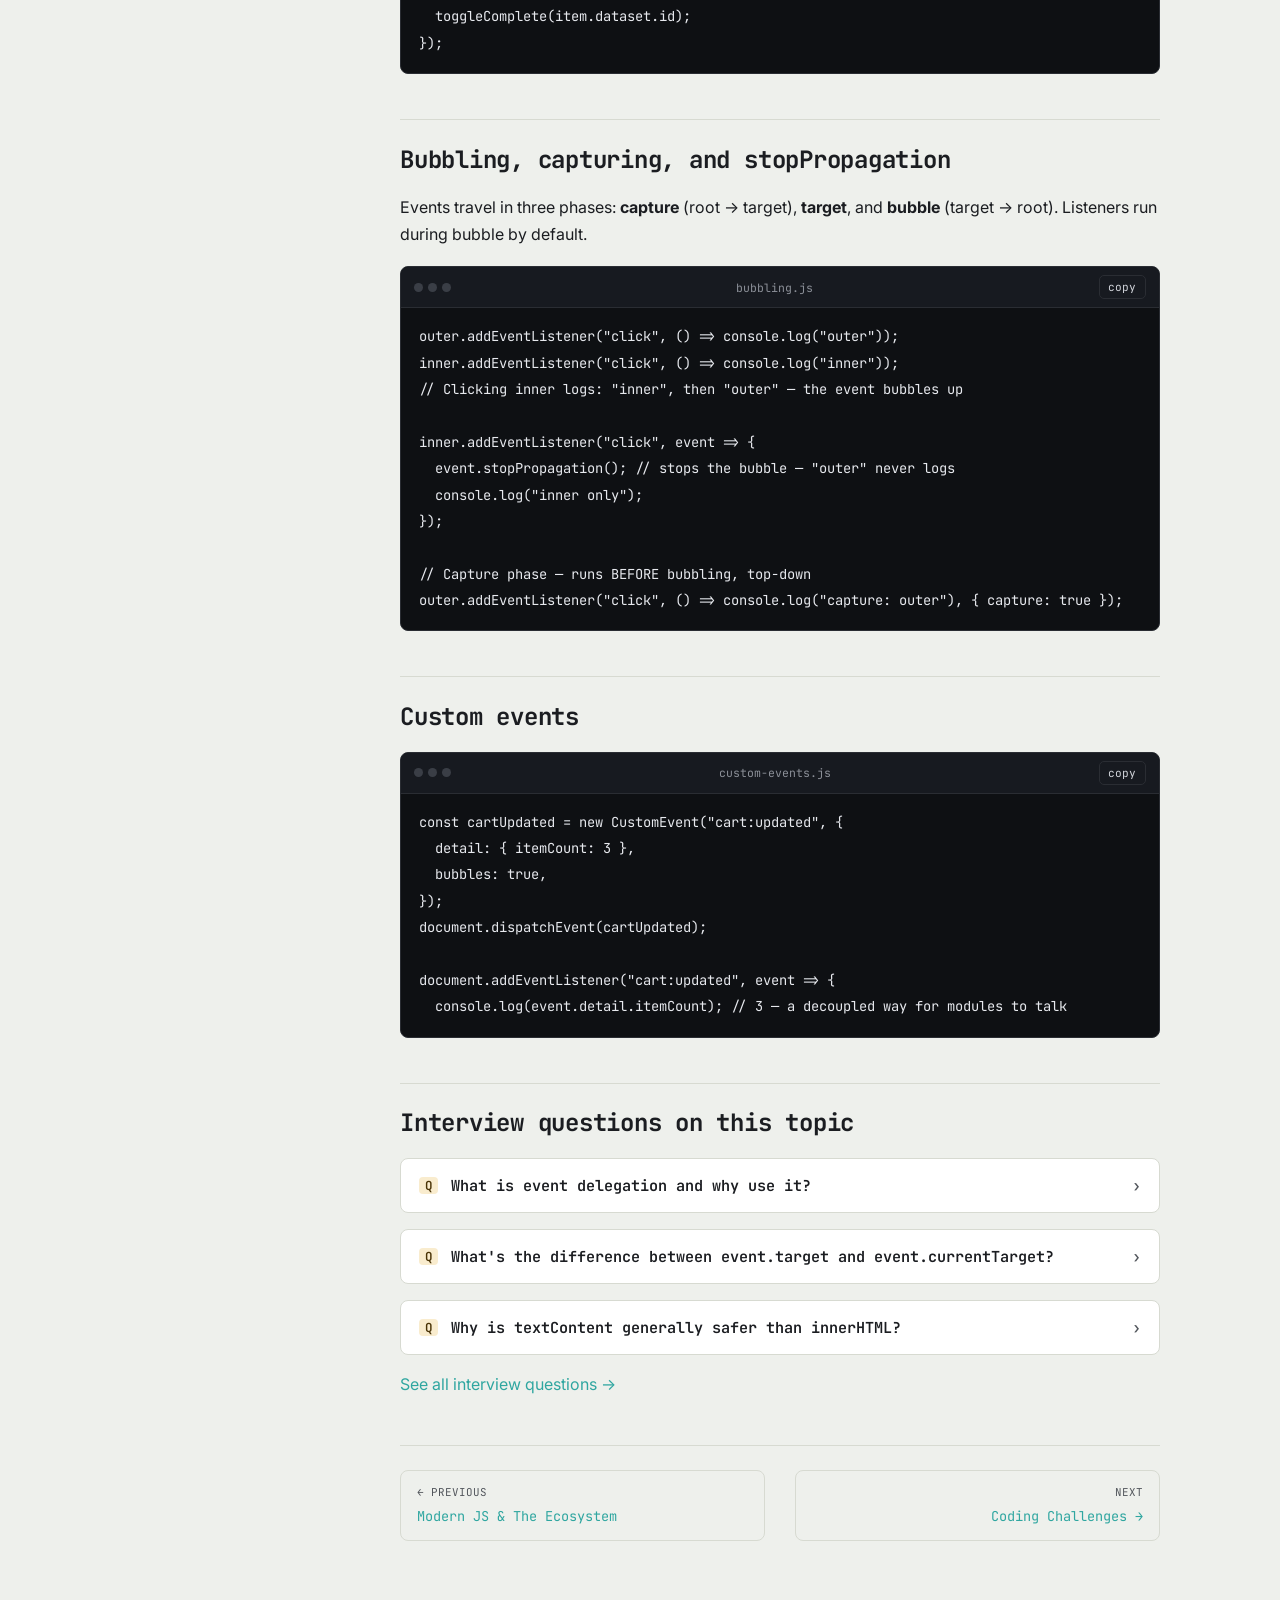
<file: pages/dom/dom-events.html>
<!DOCTYPE html>
<html lang="en">
<head>
<meta charset="UTF-8">
<meta name="viewport" content="width=device-width, initial-scale=1.0">
<title>DOM & Events · javascript.ai</title>
<meta name="description" content="Selecting and updating the DOM, event delegation, custom events, and performance.">
<link rel="stylesheet" href="../../css/style.css">
</head>
<body>
<div class="shell">
  <div class="topbar" id="topbar-mount"></div>
  <div class="body-row">
    <nav class="sidebar" id="sidebar-mount" aria-label="Curriculum"></nav>
    <main class="content">
      <div class="content__inner">
        <p class="breadcrumb"><a href="../../index.html">Home</a><span class="sep">/</span>Browser<span class="sep">/</span>DOM &amp; Events</p>
<span class="eyebrow"><span class="str">browser/01</span></span>
<h1>DOM & Events</h1>
<p class="lede">The DOM is a live tree representation of the page that JavaScript can read and mutate. Events are how the browser tells your code that something happened. Together they're how JavaScript actually touches what the user sees.</p>

<h2>Selecting elements</h2>
<div class="code">
  <div class="code__bar"><div class="code__dots"><span></span><span></span><span></span></div><span class="code__label">selecting.js</span><button class="code__copy">copy</button></div>
  <pre><code>document.querySelector(".card");        // first match, any CSS selector — prefer this
document.querySelectorAll(".card");     // ALL matches — a static NodeList, not an Array
document.getElementById("app");         // fastest, ID-only lookup

// querySelectorAll returns a NodeList — use forEach directly, or spread for map/filter
document.querySelectorAll(".card").forEach(el => el.classList.add("visible"));
[...document.querySelectorAll(".card")].map(el => el.textContent);</code></pre>
</div>

<h2>Reading and updating content</h2>
<div class="code">
  <div class="code__bar"><div class="code__dots"><span></span><span></span><span></span></div><span class="code__label">updating.js</span><button class="code__copy">copy</button></div>
  <pre><code>const el = document.querySelector("#title");

el.textContent = "New title";       // ✅ safe — treats input as plain text, no HTML parsing
el.innerHTML = "&lt;b&gt;New&lt;/b&gt;"; // ⚠️ parses as HTML — XSS risk with untrusted input

el.classList.add("active");
el.classList.remove("hidden");
el.classList.toggle("open");
el.classList.contains("active"); // true

el.setAttribute("data-id", "42");
el.dataset.id;                    // "42" — dataset reads data-* attributes directly

el.style.color = "crimson";       // inline style — fine for one-offs, prefer CSS classes generally</code></pre>
</div>

<div class="callout warn">
  <span class="callout__label">Never innerHTML with untrusted input</span>
  <p>If content includes anything a user typed (a comment, a search query, a URL parameter), <code>innerHTML</code> can execute injected <code>&lt;script&gt;</code> tags — a classic XSS (cross-site scripting) vulnerability. Use <code>textContent</code>, or sanitize the HTML with a trusted library first.</p>
</div>

<h2>Creating and inserting elements</h2>
<div class="code">
  <div class="code__bar"><div class="code__dots"><span></span><span></span><span></span></div><span class="code__label">creating.js</span><button class="code__copy">copy</button></div>
  <pre><code>const li = document.createElement("li");
li.textContent = "New item";
li.className = "list-item";

document.querySelector("ul").appendChild(li);   // add at the end
document.querySelector("ul").prepend(li);        // add at the start
li.remove();                                       // remove itself from the DOM

// Building a big list? Batch it with a DocumentFragment to avoid layout thrash —
// one reflow instead of one per appendChild.
const frag = document.createDocumentFragment();
items.forEach(text => {
  const li = document.createElement("li");
  li.textContent = text;
  frag.appendChild(li);
});
document.querySelector("ul").appendChild(frag); // single DOM write</code></pre>
</div>

<h2>Events</h2>
<div class="code">
  <div class="code__bar"><div class="code__dots"><span></span><span></span><span></span></div><span class="code__label">events.js</span><button class="code__copy">copy</button></div>
  <pre><code>const button = document.querySelector("button");

function handleClick(event) {
  console.log(event.target);      // the exact element that was clicked
  console.log(event.currentTarget); // the element the listener is attached to
}

button.addEventListener("click", handleClick);
button.removeEventListener("click", handleClick); // must pass the SAME function reference

// Preventing default browser behavior (e.g. a form submitting and reloading the page)
form.addEventListener("submit", event => {
  event.preventDefault();
  submitViaFetch();
});</code></pre>
</div>

<h2>Event delegation</h2>
<p>Instead of attaching a listener to every child element, attach one listener to a shared parent and check <code>event.target</code>. This works for elements added later too, and uses far less memory.</p>
<div class="code">
  <div class="code__bar"><div class="code__dots"><span></span><span></span><span></span></div><span class="code__label">delegation.js</span><button class="code__copy">copy</button></div>
  <pre><code>// ❌ Doesn't scale, and misses items added after the page loads
document.querySelectorAll(".todo-item").forEach(item => {
  item.addEventListener("click", handleTodoClick);
});

// ✅ One listener on the parent, works forever — even for future items
document.querySelector(".todo-list").addEventListener("click", event => {
  const item = event.target.closest(".todo-item"); // walk up to the nearest match
  if (!item) return; // click landed on the list but not on an item
  toggleComplete(item.dataset.id);
});</code></pre>
</div>

<h2>Bubbling, capturing, and stopPropagation</h2>
<p>Events travel in three phases: <strong>capture</strong> (root → target), <strong>target</strong>, and <strong>bubble</strong> (target → root). Listeners run during bubble by default.</p>
<div class="code">
  <div class="code__bar"><div class="code__dots"><span></span><span></span><span></span></div><span class="code__label">bubbling.js</span><button class="code__copy">copy</button></div>
  <pre><code>outer.addEventListener("click", () => console.log("outer"));
inner.addEventListener("click", () => console.log("inner"));
// Clicking inner logs: "inner", then "outer" — the event bubbles up

inner.addEventListener("click", event => {
  event.stopPropagation(); // stops the bubble — "outer" never logs
  console.log("inner only");
});

// Capture phase — runs BEFORE bubbling, top-down
outer.addEventListener("click", () => console.log("capture: outer"), { capture: true });</code></pre>
</div>

<h2>Custom events</h2>
<div class="code">
  <div class="code__bar"><div class="code__dots"><span></span><span></span><span></span></div><span class="code__label">custom-events.js</span><button class="code__copy">copy</button></div>
  <pre><code>const cartUpdated = new CustomEvent("cart:updated", {
  detail: { itemCount: 3 },
  bubbles: true,
});
document.dispatchEvent(cartUpdated);

document.addEventListener("cart:updated", event => {
  console.log(event.detail.itemCount); // 3 — a decoupled way for modules to talk</code></pre>
</div>

<h2>Interview questions on this topic</h2>
<div class="qa">
  <button class="qa__q"><span class="idx">Q</span>What is event delegation and why use it?<span class="chev">›</span></button>
  <div class="qa__a"><p>Attaching a single listener to a common ancestor instead of one listener per child, then identifying the actual target via <code>event.target</code> (usually with <code>.closest()</code>). It scales to any number of children, automatically covers elements added dynamically later, and uses less memory than hundreds of individual listeners.</p></div>
</div>
<div class="qa">
  <button class="qa__q"><span class="idx">Q</span>What's the difference between event.target and event.currentTarget?<span class="chev">›</span></button>
  <div class="qa__a"><p><code>event.target</code> is the actual element the event originated on (e.g. the specific <code>&lt;li&gt;</code> clicked). <code>event.currentTarget</code> is the element the listener is attached to (e.g. the parent <code>&lt;ul&gt;</code>) — they're only the same element when there's no delegation involved.</p></div>
</div>
<div class="qa">
  <button class="qa__q"><span class="idx">Q</span>Why is textContent generally safer than innerHTML?<span class="chev">›</span></button>
  <div class="qa__a"><p><code>textContent</code> inserts a string as literal text — it's never parsed as HTML, so it can't execute a malicious <code>&lt;script&gt;</code> tag. <code>innerHTML</code> parses its input as markup, so inserting unsanitized user input opens the door to cross-site scripting (XSS) attacks.</p></div>
</div>

<p><a href="../../interview-questions.html">See all interview questions →</a></p>

<div class="prevnext">
  <a class="prev" href="../../pages/modules/modern-js-ecosystem.html"><span class="lbl">← Previous</span>Modern JS & The Ecosystem</a>
  <a class="next" href="../../pages/practice/coding-challenges.html"><span class="lbl">Next</span>Coding Challenges →</a>
</div>

      </div>
    </main>
  </div>
</div>

<script>window.SITE_ROOT = '../../';</script>
<script src="../../js/site-data.js"></script>
<script src="../../js/include.js"></script>
<script src="../../js/main.js"></script>
</body>
</html>
</file>
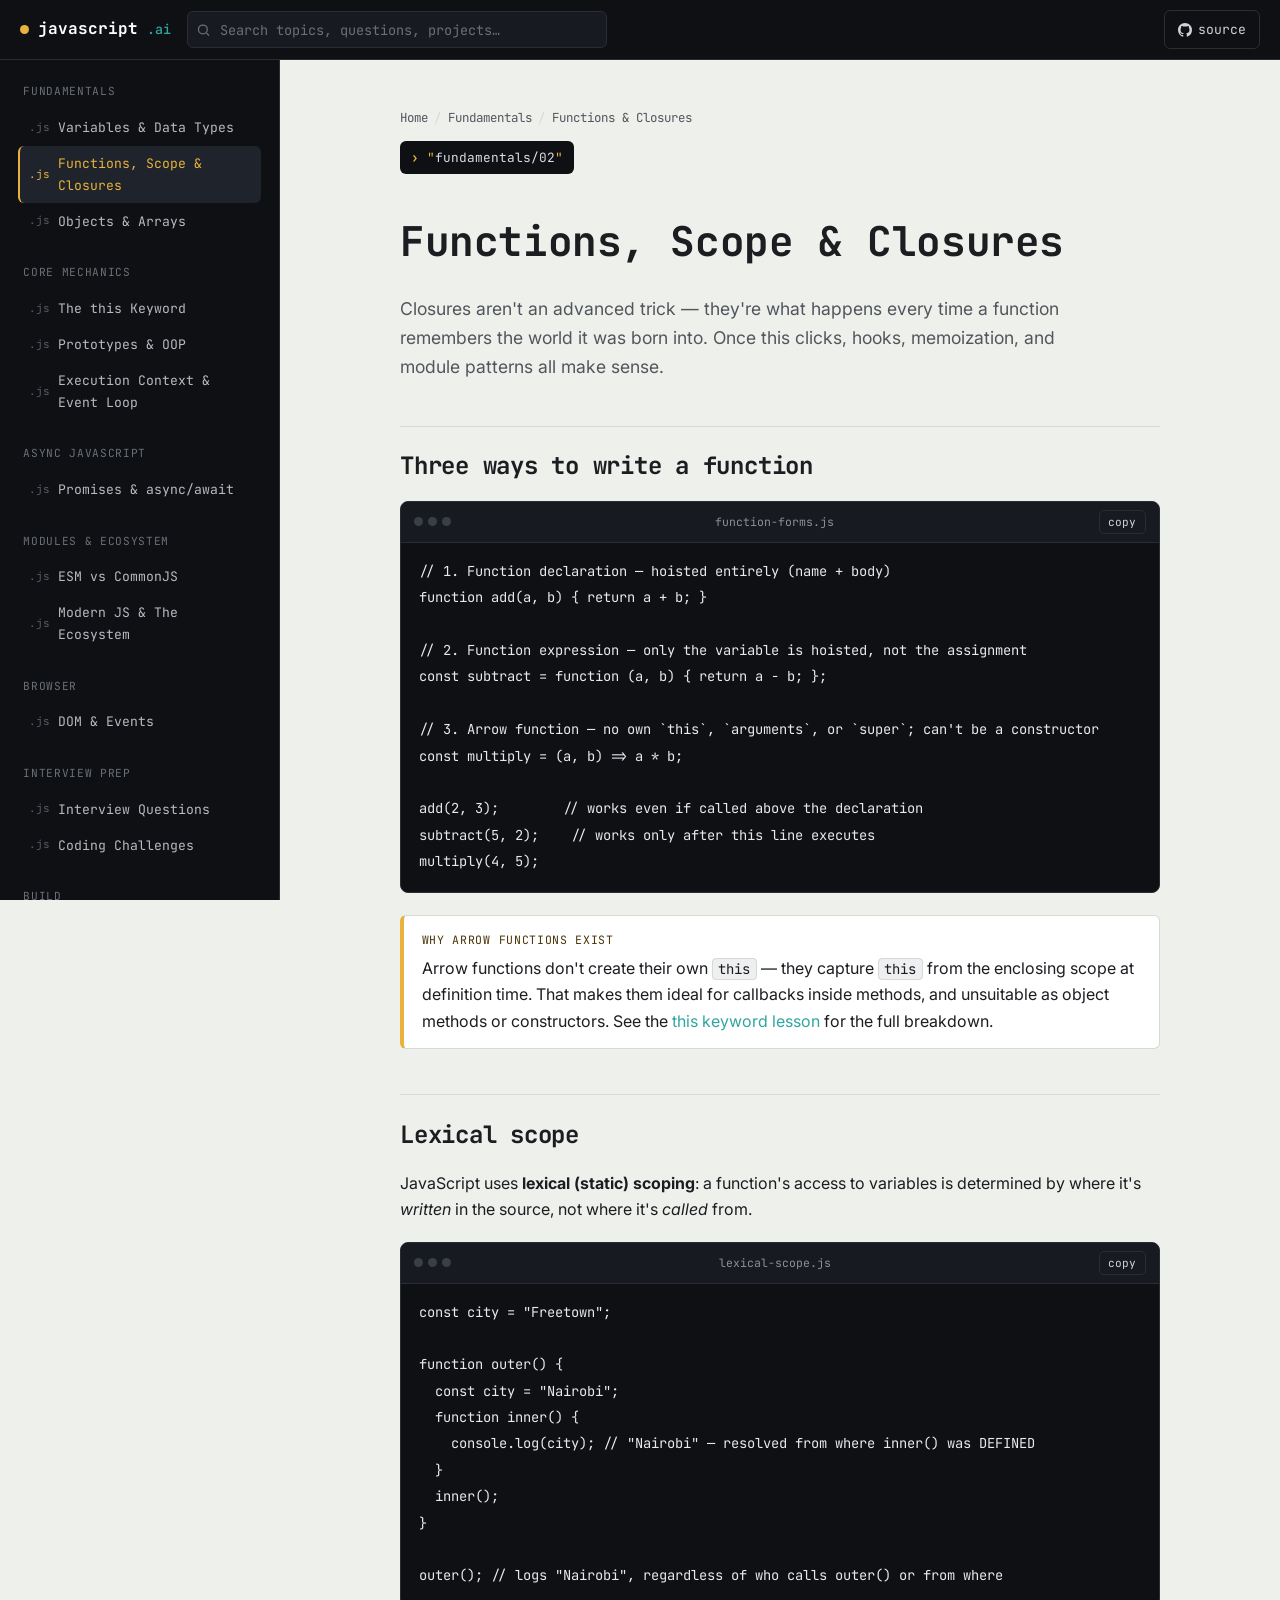
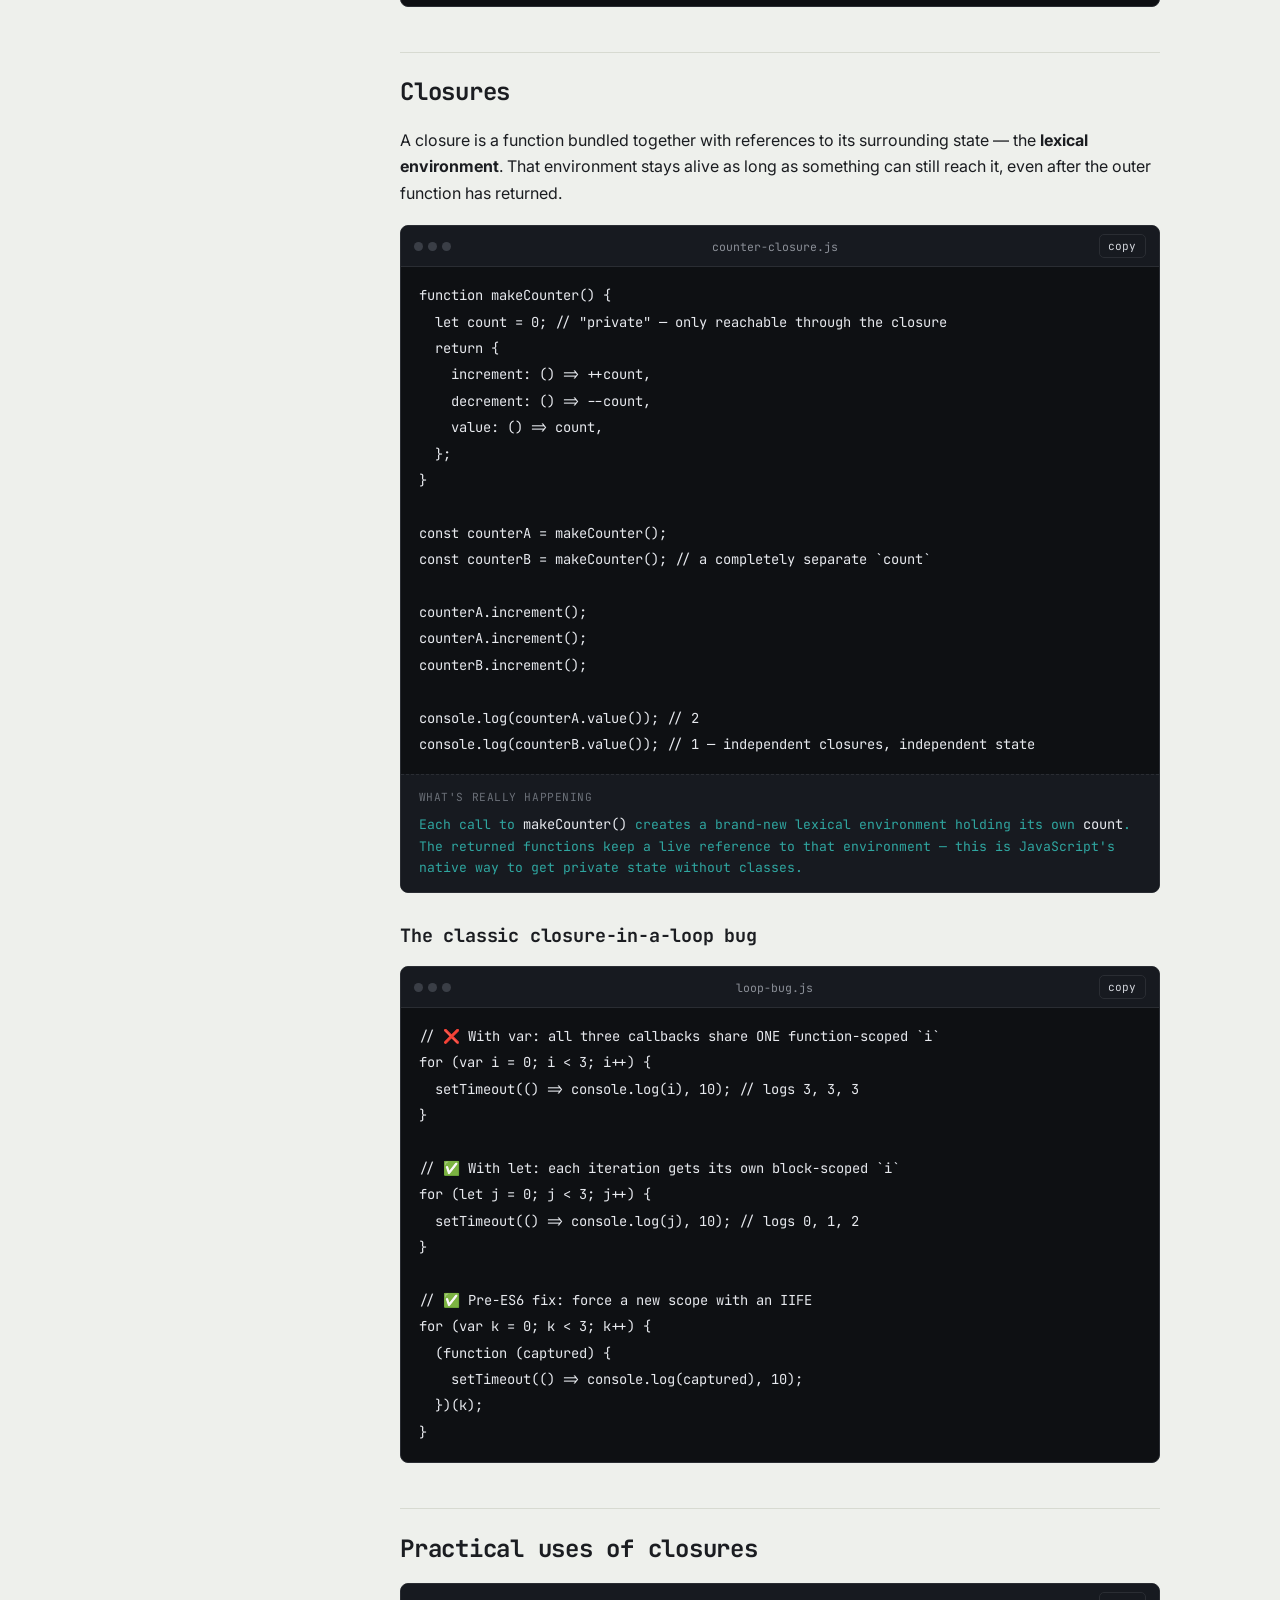
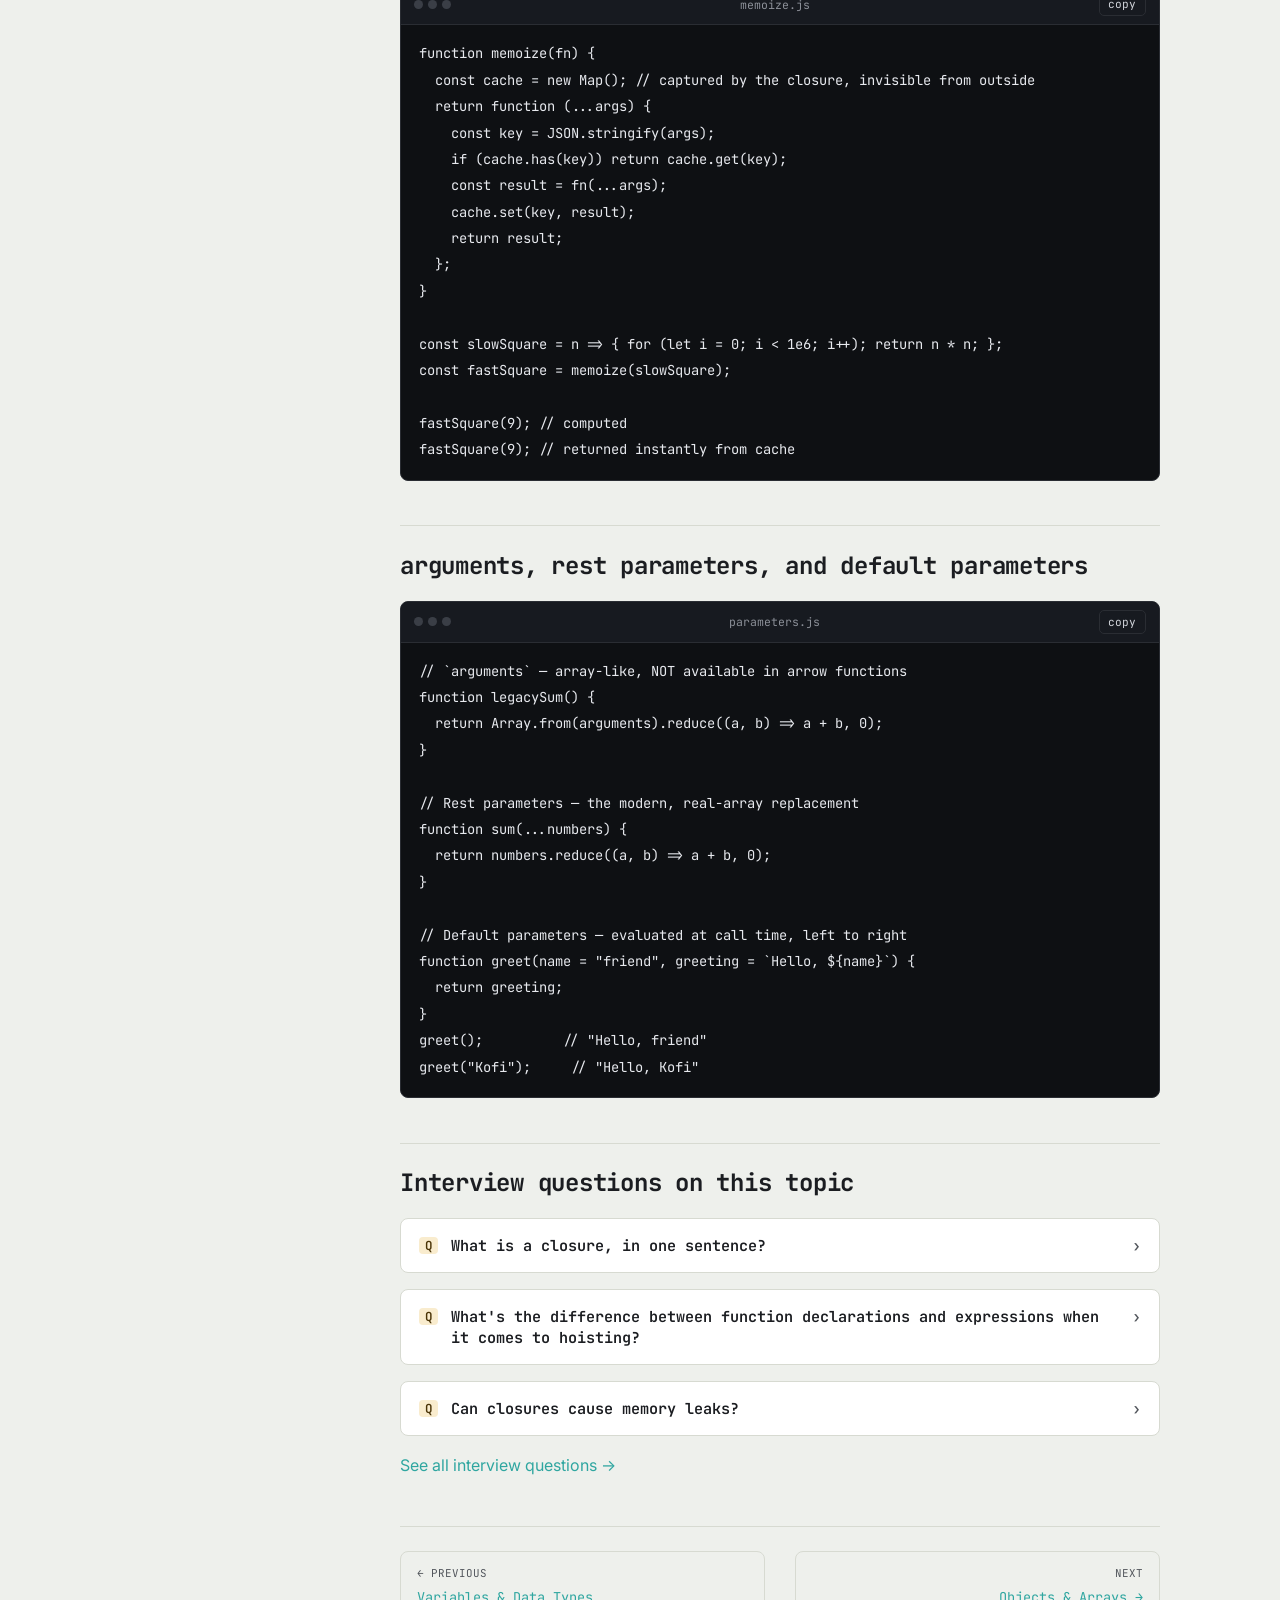
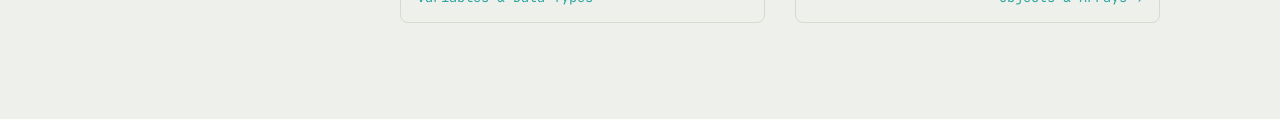
<file: pages/fundamentals/functions-closures.html>
<!DOCTYPE html>
<html lang="en">
<head>
<meta charset="UTF-8">
<meta name="viewport" content="width=device-width, initial-scale=1.0">
<title>Functions, Scope & Closures · javascript.ai</title>
<meta name="description" content="Function declarations, expressions, arrow functions, lexical scope, and closures explained practically.">
<link rel="stylesheet" href="../../css/style.css">
</head>
<body>
<div class="shell">
  <div class="topbar" id="topbar-mount"></div>
  <div class="body-row">
    <nav class="sidebar" id="sidebar-mount" aria-label="Curriculum"></nav>
    <main class="content">
      <div class="content__inner">
        <p class="breadcrumb"><a href="../../index.html">Home</a><span class="sep">/</span>Fundamentals<span class="sep">/</span>Functions &amp; Closures</p>
<span class="eyebrow"><span class="str">fundamentals/02</span></span>
<h1>Functions, Scope & Closures</h1>
<p class="lede">Closures aren't an advanced trick — they're what happens every time a function remembers the world it was born into. Once this clicks, hooks, memoization, and module patterns all make sense.</p>

<h2>Three ways to write a function</h2>
<div class="code">
  <div class="code__bar"><div class="code__dots"><span></span><span></span><span></span></div><span class="code__label">function-forms.js</span><button class="code__copy">copy</button></div>
  <pre><code>// 1. Function declaration — hoisted entirely (name + body)
function add(a, b) { return a + b; }

// 2. Function expression — only the variable is hoisted, not the assignment
const subtract = function (a, b) { return a - b; };

// 3. Arrow function — no own `this`, `arguments`, or `super`; can't be a constructor
const multiply = (a, b) => a * b;

add(2, 3);        // works even if called above the declaration
subtract(5, 2);    // works only after this line executes
multiply(4, 5);</code></pre>
</div>

<div class="callout tip">
  <span class="callout__label">Why arrow functions exist</span>
  <p>Arrow functions don't create their own <code>this</code> — they capture <code>this</code> from the enclosing scope at definition time. That makes them ideal for callbacks inside methods, and unsuitable as object methods or constructors. See the <a href="../../pages/advanced/this-keyword.html">this keyword lesson</a> for the full breakdown.</p>
</div>

<h2>Lexical scope</h2>
<p>JavaScript uses <strong>lexical (static) scoping</strong>: a function's access to variables is determined by where it's <em>written</em> in the source, not where it's <em>called</em> from.</p>
<div class="code">
  <div class="code__bar"><div class="code__dots"><span></span><span></span><span></span></div><span class="code__label">lexical-scope.js</span><button class="code__copy">copy</button></div>
  <pre><code>const city = "Freetown";

function outer() {
  const city = "Nairobi";
  function inner() {
    console.log(city); // "Nairobi" — resolved from where inner() was DEFINED
  }
  inner();
}

outer(); // logs "Nairobi", regardless of who calls outer() or from where</code></pre>
</div>

<h2>Closures</h2>
<p>A closure is a function bundled together with references to its surrounding state — the <strong>lexical environment</strong>. That environment stays alive as long as something can still reach it, even after the outer function has returned.</p>
<div class="code">
  <div class="code__bar"><div class="code__dots"><span></span><span></span><span></span></div><span class="code__label">counter-closure.js</span><button class="code__copy">copy</button></div>
  <pre><code>function makeCounter() {
  let count = 0; // "private" — only reachable through the closure
  return {
    increment: () => ++count,
    decrement: () => --count,
    value: () => count,
  };
}

const counterA = makeCounter();
const counterB = makeCounter(); // a completely separate `count`

counterA.increment();
counterA.increment();
counterB.increment();

console.log(counterA.value()); // 2
console.log(counterB.value()); // 1 — independent closures, independent state</code></pre>
  <div class="output">
    <span class="output__label">what's really happening</span>
    <span class="output__line">Each call to <code>makeCounter()</code> creates a brand-new lexical environment holding its own <code>count</code>. The returned functions keep a live reference to that environment — this is JavaScript's native way to get private state without classes.</span>
  </div>
</div>

<h3>The classic closure-in-a-loop bug</h3>
<div class="code">
  <div class="code__bar"><div class="code__dots"><span></span><span></span><span></span></div><span class="code__label">loop-bug.js</span><button class="code__copy">copy</button></div>
  <pre><code>// ❌ With var: all three callbacks share ONE function-scoped `i`
for (var i = 0; i < 3; i++) {
  setTimeout(() => console.log(i), 10); // logs 3, 3, 3
}

// ✅ With let: each iteration gets its own block-scoped `i`
for (let j = 0; j < 3; j++) {
  setTimeout(() => console.log(j), 10); // logs 0, 1, 2
}

// ✅ Pre-ES6 fix: force a new scope with an IIFE
for (var k = 0; k < 3; k++) {
  (function (captured) {
    setTimeout(() => console.log(captured), 10);
  })(k);
}</code></pre>
</div>

<h2>Practical uses of closures</h2>
<div class="code">
  <div class="code__bar"><div class="code__dots"><span></span><span></span><span></span></div><span class="code__label">memoize.js</span><button class="code__copy">copy</button></div>
  <pre><code>function memoize(fn) {
  const cache = new Map(); // captured by the closure, invisible from outside
  return function (...args) {
    const key = JSON.stringify(args);
    if (cache.has(key)) return cache.get(key);
    const result = fn(...args);
    cache.set(key, result);
    return result;
  };
}

const slowSquare = n => { for (let i = 0; i < 1e6; i++); return n * n; };
const fastSquare = memoize(slowSquare);

fastSquare(9); // computed
fastSquare(9); // returned instantly from cache</code></pre>
</div>

<h2>arguments, rest parameters, and default parameters</h2>
<div class="code">
  <div class="code__bar"><div class="code__dots"><span></span><span></span><span></span></div><span class="code__label">parameters.js</span><button class="code__copy">copy</button></div>
  <pre><code>// `arguments` — array-like, NOT available in arrow functions
function legacySum() {
  return Array.from(arguments).reduce((a, b) => a + b, 0);
}

// Rest parameters — the modern, real-array replacement
function sum(...numbers) {
  return numbers.reduce((a, b) => a + b, 0);
}

// Default parameters — evaluated at call time, left to right
function greet(name = "friend", greeting = `Hello, ${name}`) {
  return greeting;
}
greet();          // "Hello, friend"
greet("Kofi");     // "Hello, Kofi"</code></pre>
</div>

<h2>Interview questions on this topic</h2>
<div class="qa">
  <button class="qa__q"><span class="idx">Q</span>What is a closure, in one sentence?<span class="chev">›</span></button>
  <div class="qa__a"><p>A closure is the combination of a function and the lexical environment it was declared in, which lets the function keep accessing those outer variables even after the outer function has finished executing.</p></div>
</div>
<div class="qa">
  <button class="qa__q"><span class="idx">Q</span>What's the difference between function declarations and expressions when it comes to hoisting?<span class="chev">›</span></button>
  <div class="qa__a"><p>Function declarations are fully hoisted — both the name and the implementation — so they can be called before their line in the source. Function expressions only hoist the variable binding (as <code>undefined</code> if <code>var</code>, or into the temporal dead zone if <code>let</code>/<code>const</code>); calling them before assignment throws.</p></div>
</div>
<div class="qa">
  <button class="qa__q"><span class="idx">Q</span>Can closures cause memory leaks?<span class="chev">›</span></button>
  <div class="qa__a"><p>Yes — if a closure holds a reference to a large object (like a DOM node or big array) and that closure is kept alive (e.g. attached as an event listener that's never removed), the referenced object can't be garbage collected even if it's otherwise unused. Always clean up listeners and long-lived closures you no longer need.</p></div>
</div>

<p><a href="../../interview-questions.html">See all interview questions →</a></p>

<div class="prevnext">
  <a class="prev" href="../../pages/fundamentals/variables-types.html"><span class="lbl">← Previous</span>Variables & Data Types</a>
  <a class="next" href="../../pages/fundamentals/objects-arrays.html"><span class="lbl">Next</span>Objects & Arrays →</a>
</div>

      </div>
    </main>
  </div>
</div>

<script>window.SITE_ROOT = '../../';</script>
<script src="../../js/site-data.js"></script>
<script src="../../js/include.js"></script>
<script src="../../js/main.js"></script>
</body>
</html>
</file>
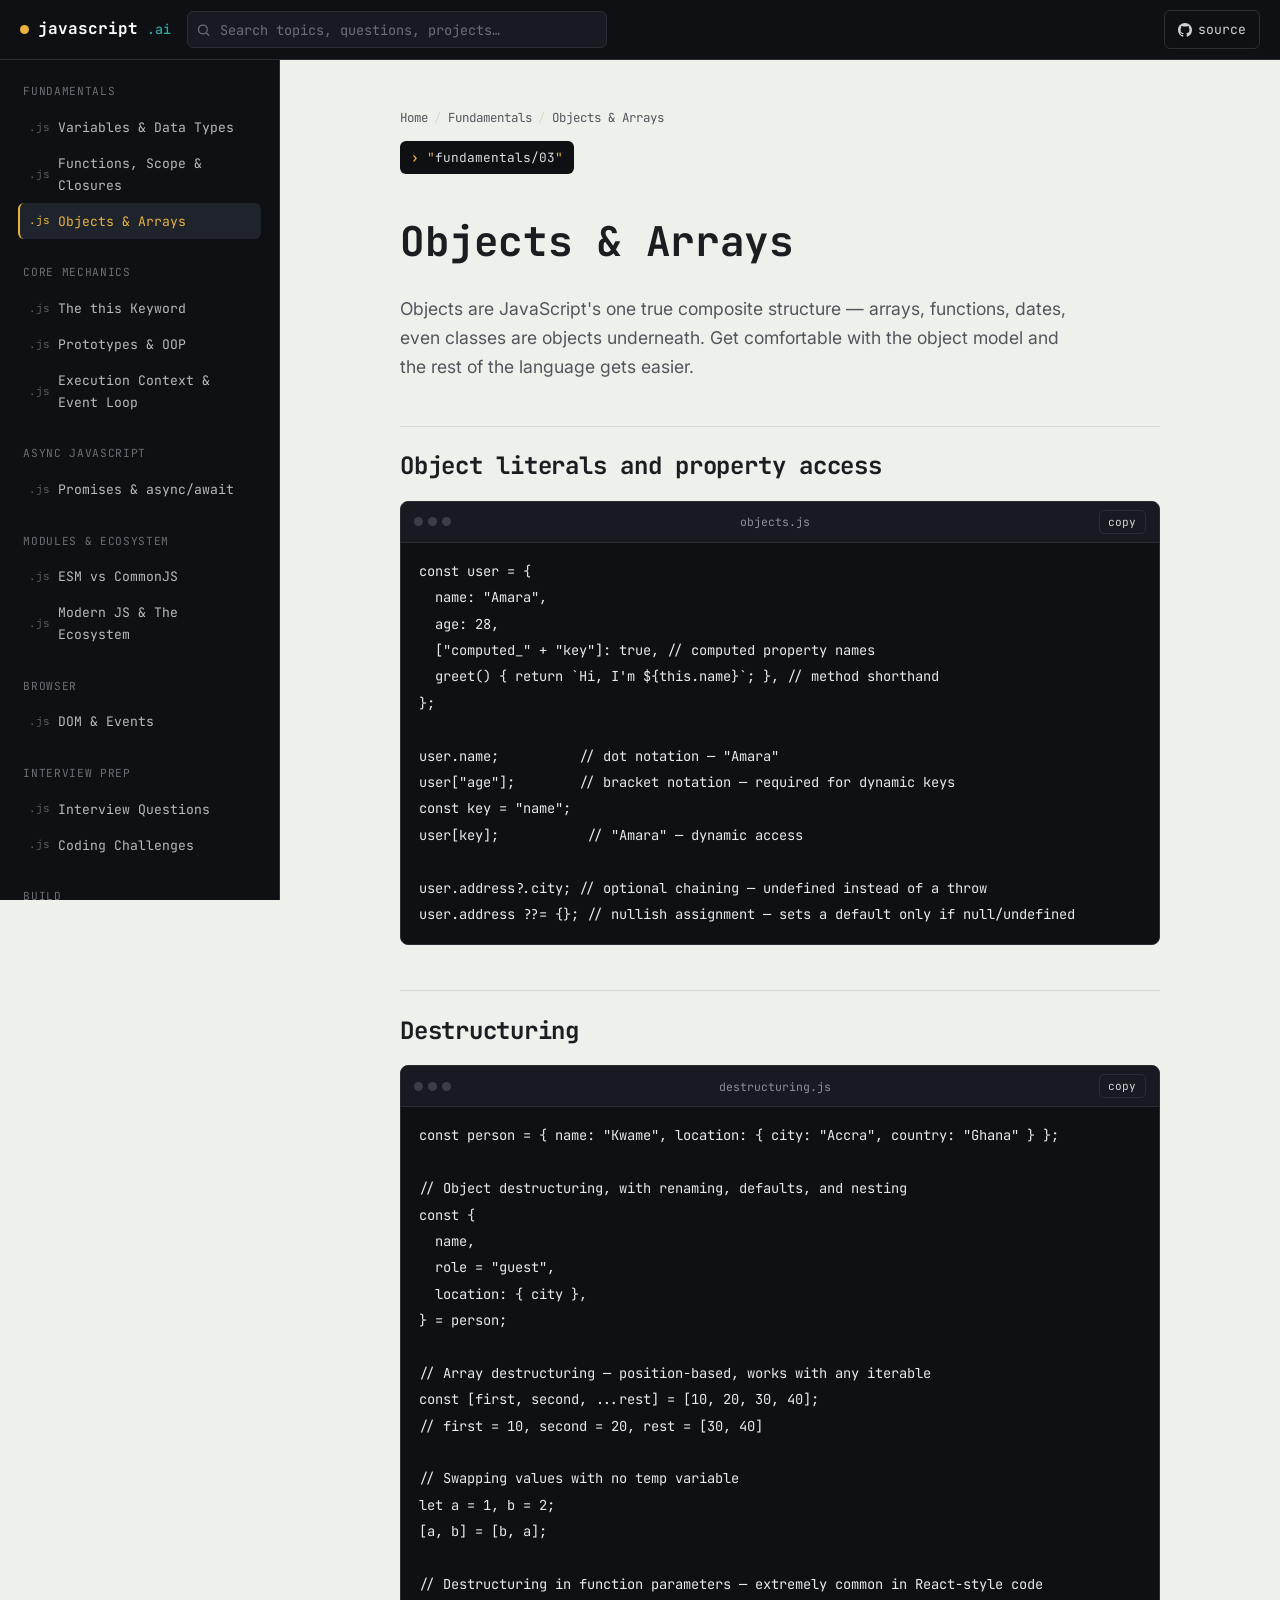
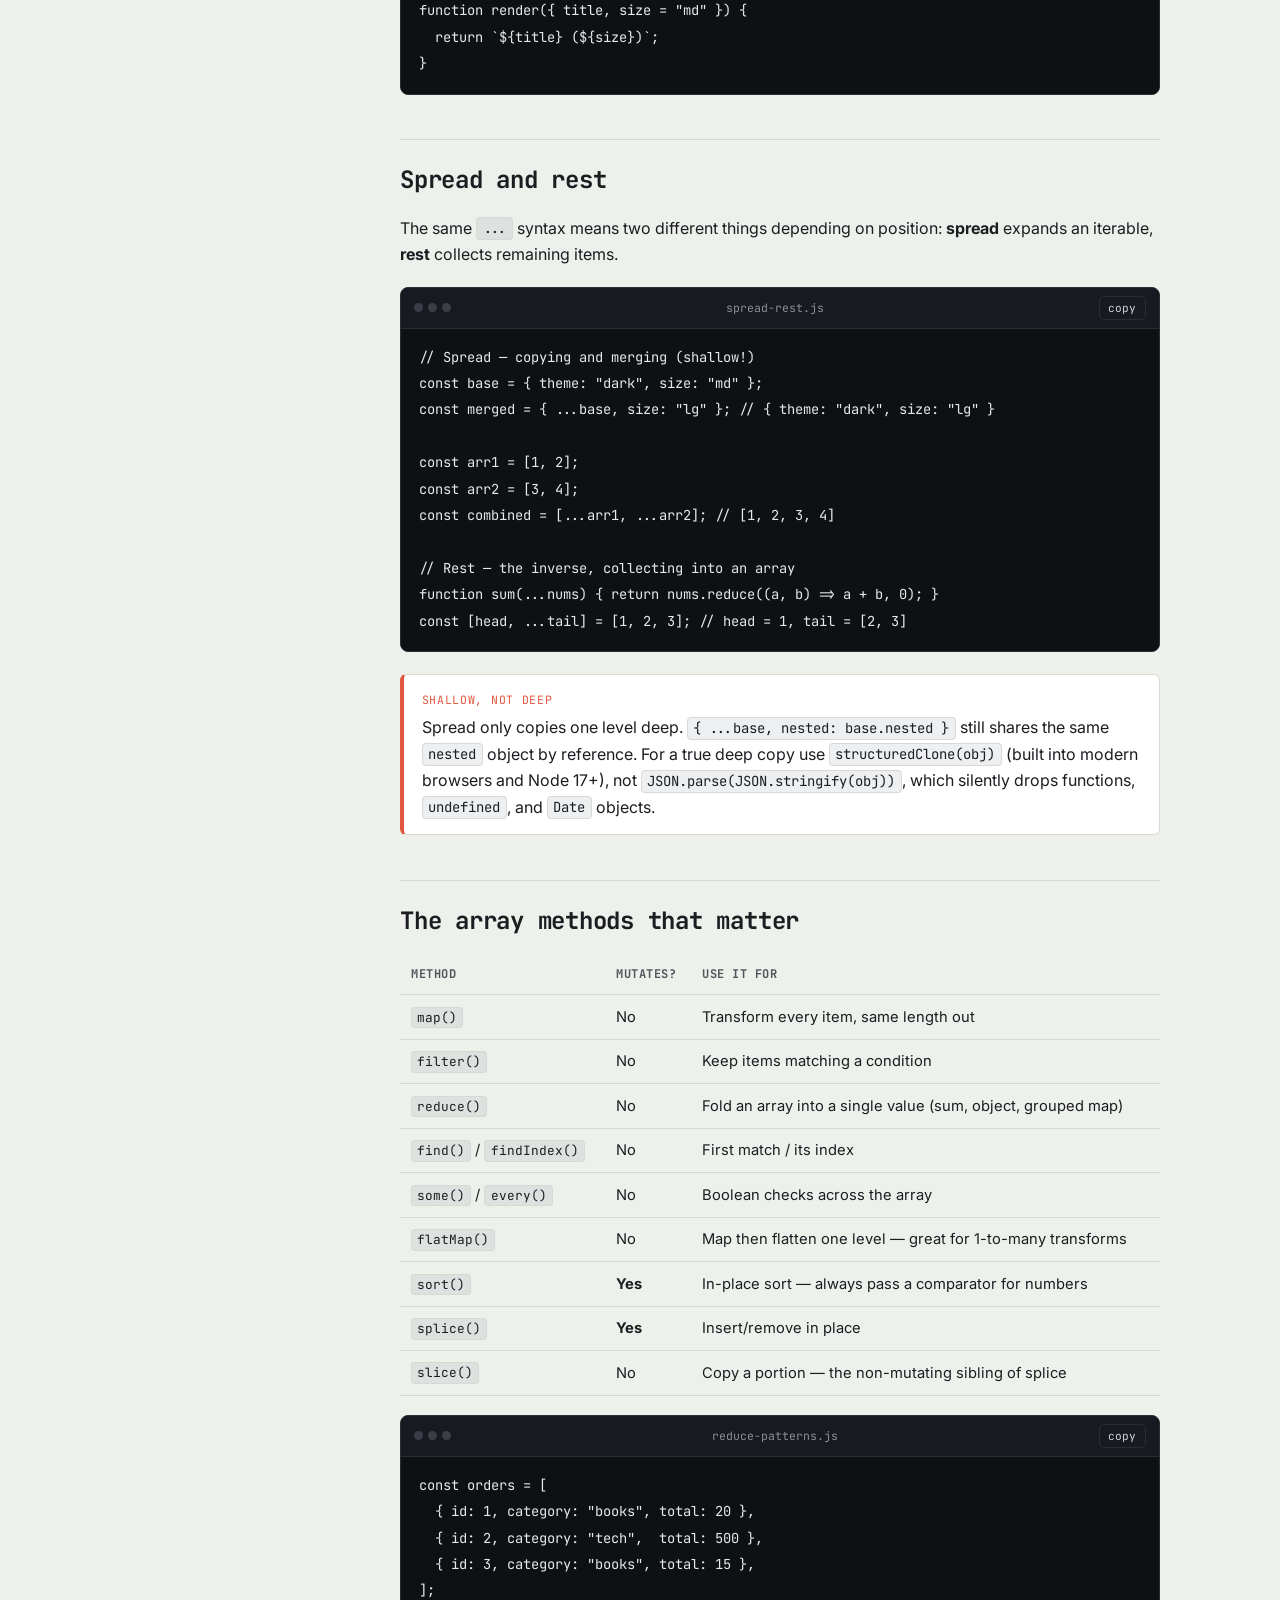
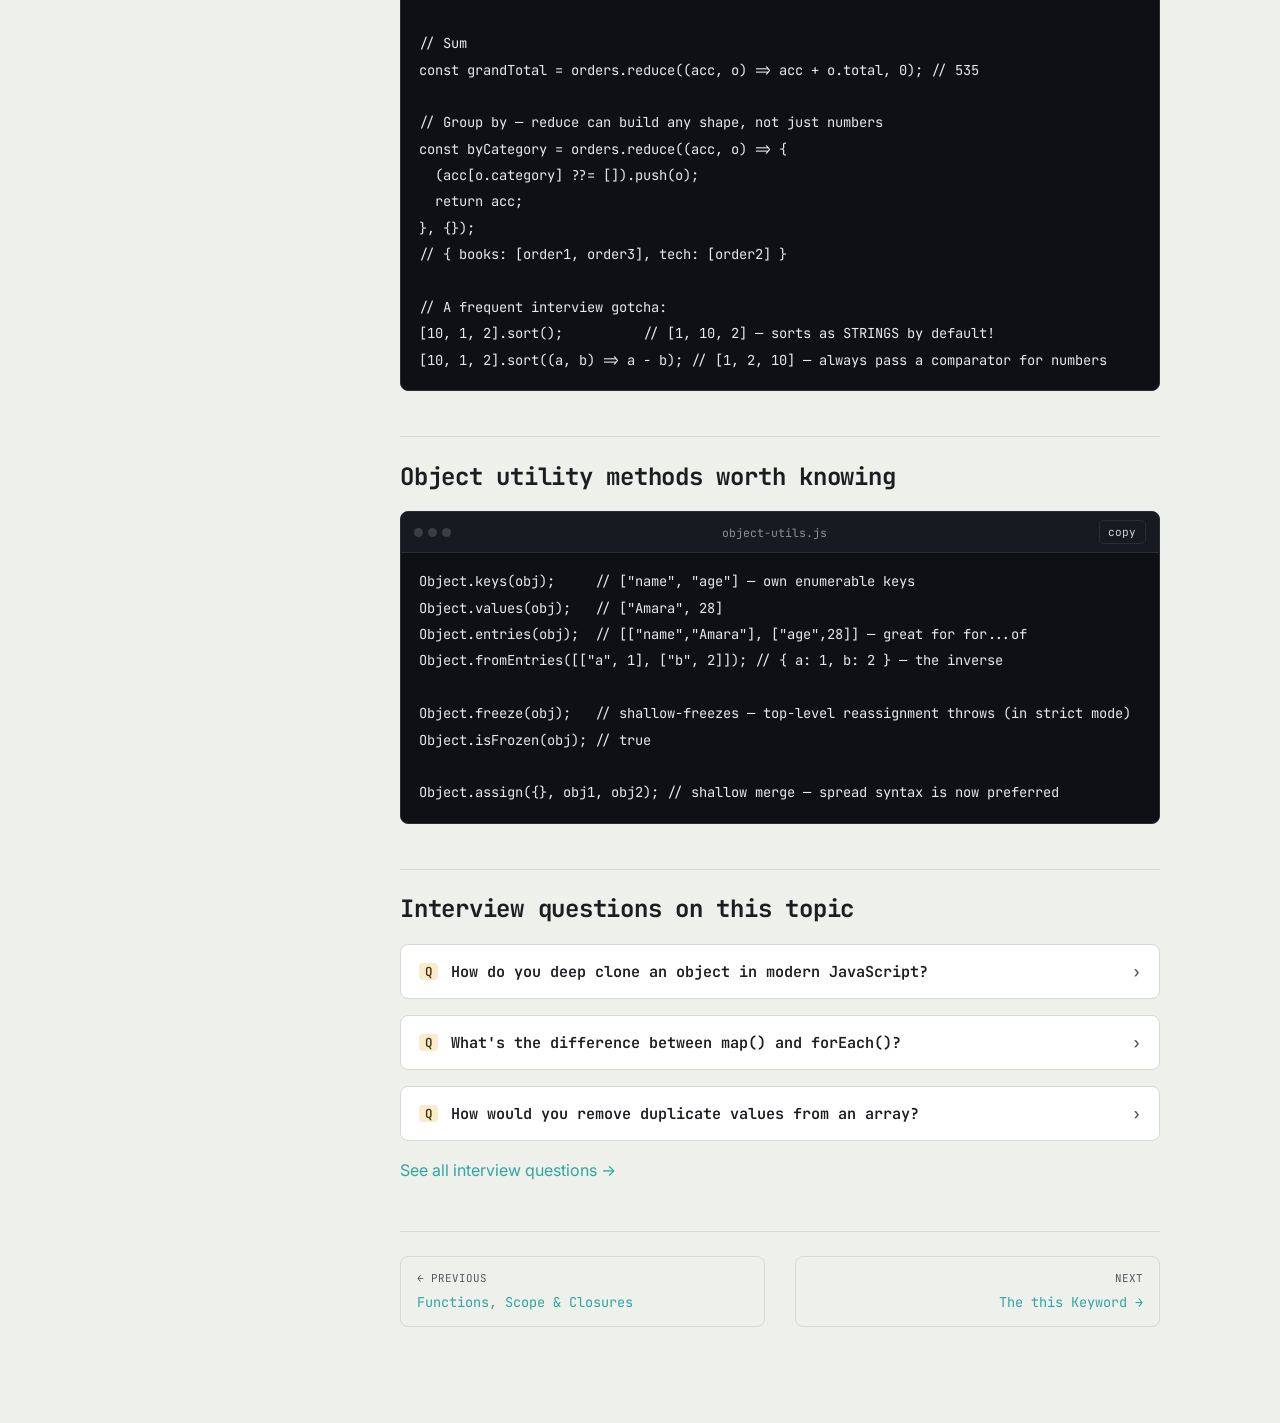
<file: pages/fundamentals/objects-arrays.html>
<!DOCTYPE html>
<html lang="en">
<head>
<meta charset="UTF-8">
<meta name="viewport" content="width=device-width, initial-scale=1.0">
<title>Objects & Arrays · javascript.ai</title>
<meta name="description" content="The object model, destructuring, spread/rest, and the array methods that matter most.">
<link rel="stylesheet" href="../../css/style.css">
</head>
<body>
<div class="shell">
  <div class="topbar" id="topbar-mount"></div>
  <div class="body-row">
    <nav class="sidebar" id="sidebar-mount" aria-label="Curriculum"></nav>
    <main class="content">
      <div class="content__inner">
        <p class="breadcrumb"><a href="../../index.html">Home</a><span class="sep">/</span>Fundamentals<span class="sep">/</span>Objects &amp; Arrays</p>
<span class="eyebrow"><span class="str">fundamentals/03</span></span>
<h1>Objects & Arrays</h1>
<p class="lede">Objects are JavaScript's one true composite structure — arrays, functions, dates, even classes are objects underneath. Get comfortable with the object model and the rest of the language gets easier.</p>

<h2>Object literals and property access</h2>
<div class="code">
  <div class="code__bar"><div class="code__dots"><span></span><span></span><span></span></div><span class="code__label">objects.js</span><button class="code__copy">copy</button></div>
  <pre><code>const user = {
  name: "Amara",
  age: 28,
  ["computed_" + "key"]: true, // computed property names
  greet() { return `Hi, I'm ${this.name}`; }, // method shorthand
};

user.name;          // dot notation — "Amara"
user["age"];        // bracket notation — required for dynamic keys
const key = "name";
user[key];           // "Amara" — dynamic access

user.address?.city; // optional chaining — undefined instead of a throw
user.address ??= {}; // nullish assignment — sets a default only if null/undefined</code></pre>
</div>

<h2>Destructuring</h2>
<div class="code">
  <div class="code__bar"><div class="code__dots"><span></span><span></span><span></span></div><span class="code__label">destructuring.js</span><button class="code__copy">copy</button></div>
  <pre><code>const person = { name: "Kwame", location: { city: "Accra", country: "Ghana" } };

// Object destructuring, with renaming, defaults, and nesting
const {
  name,
  role = "guest",
  location: { city },
} = person;

// Array destructuring — position-based, works with any iterable
const [first, second, ...rest] = [10, 20, 30, 40];
// first = 10, second = 20, rest = [30, 40]

// Swapping values with no temp variable
let a = 1, b = 2;
[a, b] = [b, a];

// Destructuring in function parameters — extremely common in React-style code
function render({ title, size = "md" }) {
  return `${title} (${size})`;
}</code></pre>
</div>

<h2>Spread and rest</h2>
<p>The same <code>...</code> syntax means two different things depending on position: <strong>spread</strong> expands an iterable, <strong>rest</strong> collects remaining items.</p>
<div class="code">
  <div class="code__bar"><div class="code__dots"><span></span><span></span><span></span></div><span class="code__label">spread-rest.js</span><button class="code__copy">copy</button></div>
  <pre><code>// Spread — copying and merging (shallow!)
const base = { theme: "dark", size: "md" };
const merged = { ...base, size: "lg" }; // { theme: "dark", size: "lg" }

const arr1 = [1, 2];
const arr2 = [3, 4];
const combined = [...arr1, ...arr2]; // [1, 2, 3, 4]

// Rest — the inverse, collecting into an array
function sum(...nums) { return nums.reduce((a, b) => a + b, 0); }
const [head, ...tail] = [1, 2, 3]; // head = 1, tail = [2, 3]</code></pre>
</div>
<div class="callout warn">
  <span class="callout__label">Shallow, not deep</span>
  <p>Spread only copies one level deep. <code>{ ...base, nested: base.nested }</code> still shares the same <code>nested</code> object by reference. For a true deep copy use <code>structuredClone(obj)</code> (built into modern browsers and Node 17+), not <code>JSON.parse(JSON.stringify(obj))</code>, which silently drops functions, <code>undefined</code>, and <code>Date</code> objects.</p>
</div>

<h2>The array methods that matter</h2>
<table>
  <thead><tr><th>Method</th><th>Mutates?</th><th>Use it for</th></tr></thead>
  <tbody>
    <tr><td><code>map()</code></td><td>No</td><td>Transform every item, same length out</td></tr>
    <tr><td><code>filter()</code></td><td>No</td><td>Keep items matching a condition</td></tr>
    <tr><td><code>reduce()</code></td><td>No</td><td>Fold an array into a single value (sum, object, grouped map)</td></tr>
    <tr><td><code>find()</code> / <code>findIndex()</code></td><td>No</td><td>First match / its index</td></tr>
    <tr><td><code>some()</code> / <code>every()</code></td><td>No</td><td>Boolean checks across the array</td></tr>
    <tr><td><code>flatMap()</code></td><td>No</td><td>Map then flatten one level — great for 1-to-many transforms</td></tr>
    <tr><td><code>sort()</code></td><td><strong>Yes</strong></td><td>In-place sort — always pass a comparator for numbers</td></tr>
    <tr><td><code>splice()</code></td><td><strong>Yes</strong></td><td>Insert/remove in place</td></tr>
    <tr><td><code>slice()</code></td><td>No</td><td>Copy a portion — the non-mutating sibling of splice</td></tr>
  </tbody>
</table>

<div class="code">
  <div class="code__bar"><div class="code__dots"><span></span><span></span><span></span></div><span class="code__label">reduce-patterns.js</span><button class="code__copy">copy</button></div>
  <pre><code>const orders = [
  { id: 1, category: "books", total: 20 },
  { id: 2, category: "tech",  total: 500 },
  { id: 3, category: "books", total: 15 },
];

// Sum
const grandTotal = orders.reduce((acc, o) => acc + o.total, 0); // 535

// Group by — reduce can build any shape, not just numbers
const byCategory = orders.reduce((acc, o) => {
  (acc[o.category] ??= []).push(o);
  return acc;
}, {});
// { books: [order1, order3], tech: [order2] }

// A frequent interview gotcha:
[10, 1, 2].sort();          // [1, 10, 2] — sorts as STRINGS by default!
[10, 1, 2].sort((a, b) => a - b); // [1, 2, 10] — always pass a comparator for numbers</code></pre>
</div>

<h2>Object utility methods worth knowing</h2>
<div class="code">
  <div class="code__bar"><div class="code__dots"><span></span><span></span><span></span></div><span class="code__label">object-utils.js</span><button class="code__copy">copy</button></div>
  <pre><code>Object.keys(obj);     // ["name", "age"] — own enumerable keys
Object.values(obj);   // ["Amara", 28]
Object.entries(obj);  // [["name","Amara"], ["age",28]] — great for for...of
Object.fromEntries([["a", 1], ["b", 2]]); // { a: 1, b: 2 } — the inverse

Object.freeze(obj);   // shallow-freezes — top-level reassignment throws (in strict mode)
Object.isFrozen(obj); // true

Object.assign({}, obj1, obj2); // shallow merge — spread syntax is now preferred</code></pre>
</div>

<h2>Interview questions on this topic</h2>
<div class="qa">
  <button class="qa__q"><span class="idx">Q</span>How do you deep clone an object in modern JavaScript?<span class="chev">›</span></button>
  <div class="qa__a"><p>Use <code>structuredClone(obj)</code>, available natively in modern browsers and Node 17+. It handles nested objects, arrays, dates, maps, and sets correctly. Avoid <code>JSON.parse(JSON.stringify(obj))</code> — it silently loses functions, <code>undefined</code> values, <code>Date</code> becomes a string, and it throws on circular references.</p></div>
</div>
<div class="qa">
  <button class="qa__q"><span class="idx">Q</span>What's the difference between map() and forEach()?<span class="chev">›</span></button>
  <div class="qa__a"><p><code>map()</code> returns a new array built from the callback's return values, and is meant for transformations. <code>forEach()</code> always returns <code>undefined</code> and is meant purely for side effects (like logging). Using <code>forEach</code> when you meant <code>map</code> — or building an array by pushing inside a <code>forEach</code> — is a common code-review flag.</p></div>
</div>
<div class="qa">
  <button class="qa__q"><span class="idx">Q</span>How would you remove duplicate values from an array?<span class="chev">›</span></button>
  <div class="qa__a"><p>The idiomatic one-liner is <code>[...new Set(array)]</code> — <code>Set</code> only stores unique values, and the spread converts it back into an array. For arrays of objects, dedupe by a key using a <code>Map</code>: <code>[...new Map(arr.map(o => [o.id, o])).values()]</code>.</p></div>
</div>

<p><a href="../../interview-questions.html">See all interview questions →</a></p>

<div class="prevnext">
  <a class="prev" href="../../pages/fundamentals/functions-closures.html"><span class="lbl">← Previous</span>Functions, Scope & Closures</a>
  <a class="next" href="../../pages/advanced/this-keyword.html"><span class="lbl">Next</span>The this Keyword →</a>
</div>

      </div>
    </main>
  </div>
</div>

<script>window.SITE_ROOT = '../../';</script>
<script src="../../js/site-data.js"></script>
<script src="../../js/include.js"></script>
<script src="../../js/main.js"></script>
</body>
</html>
</file>
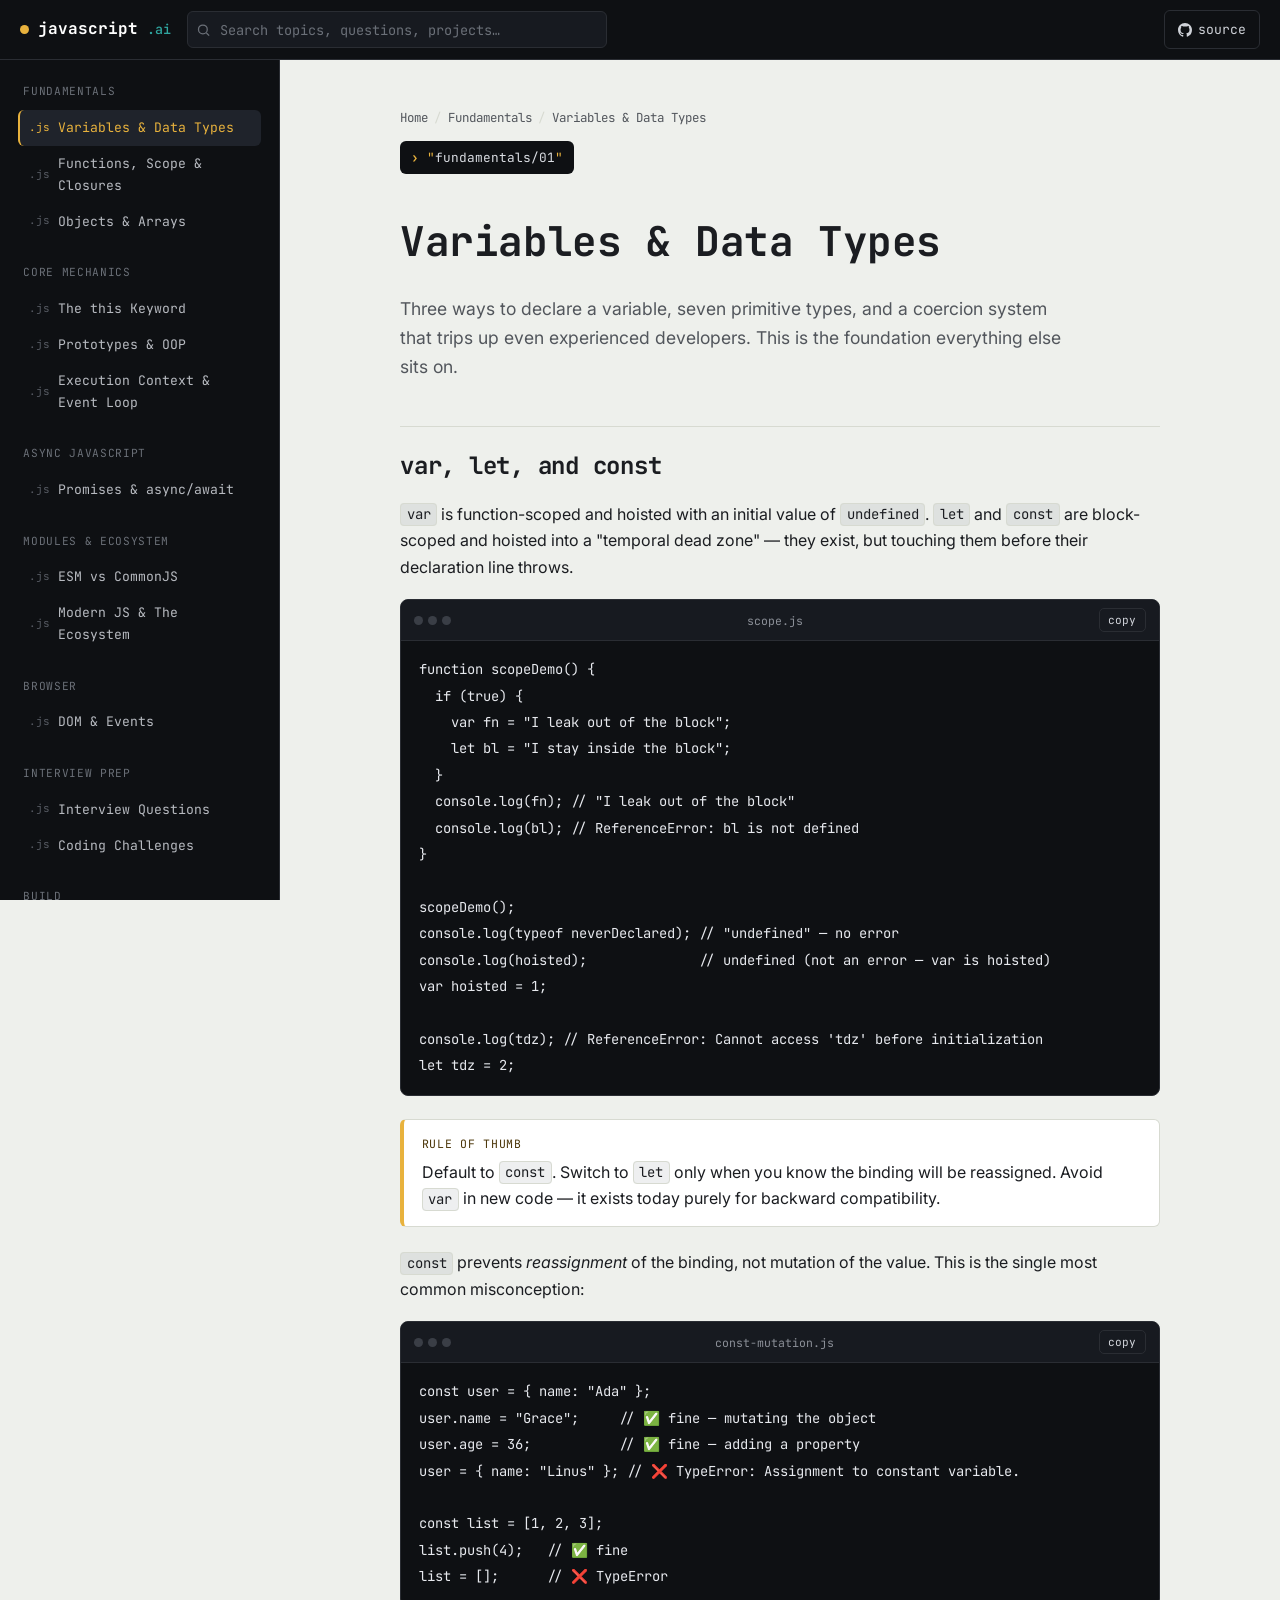
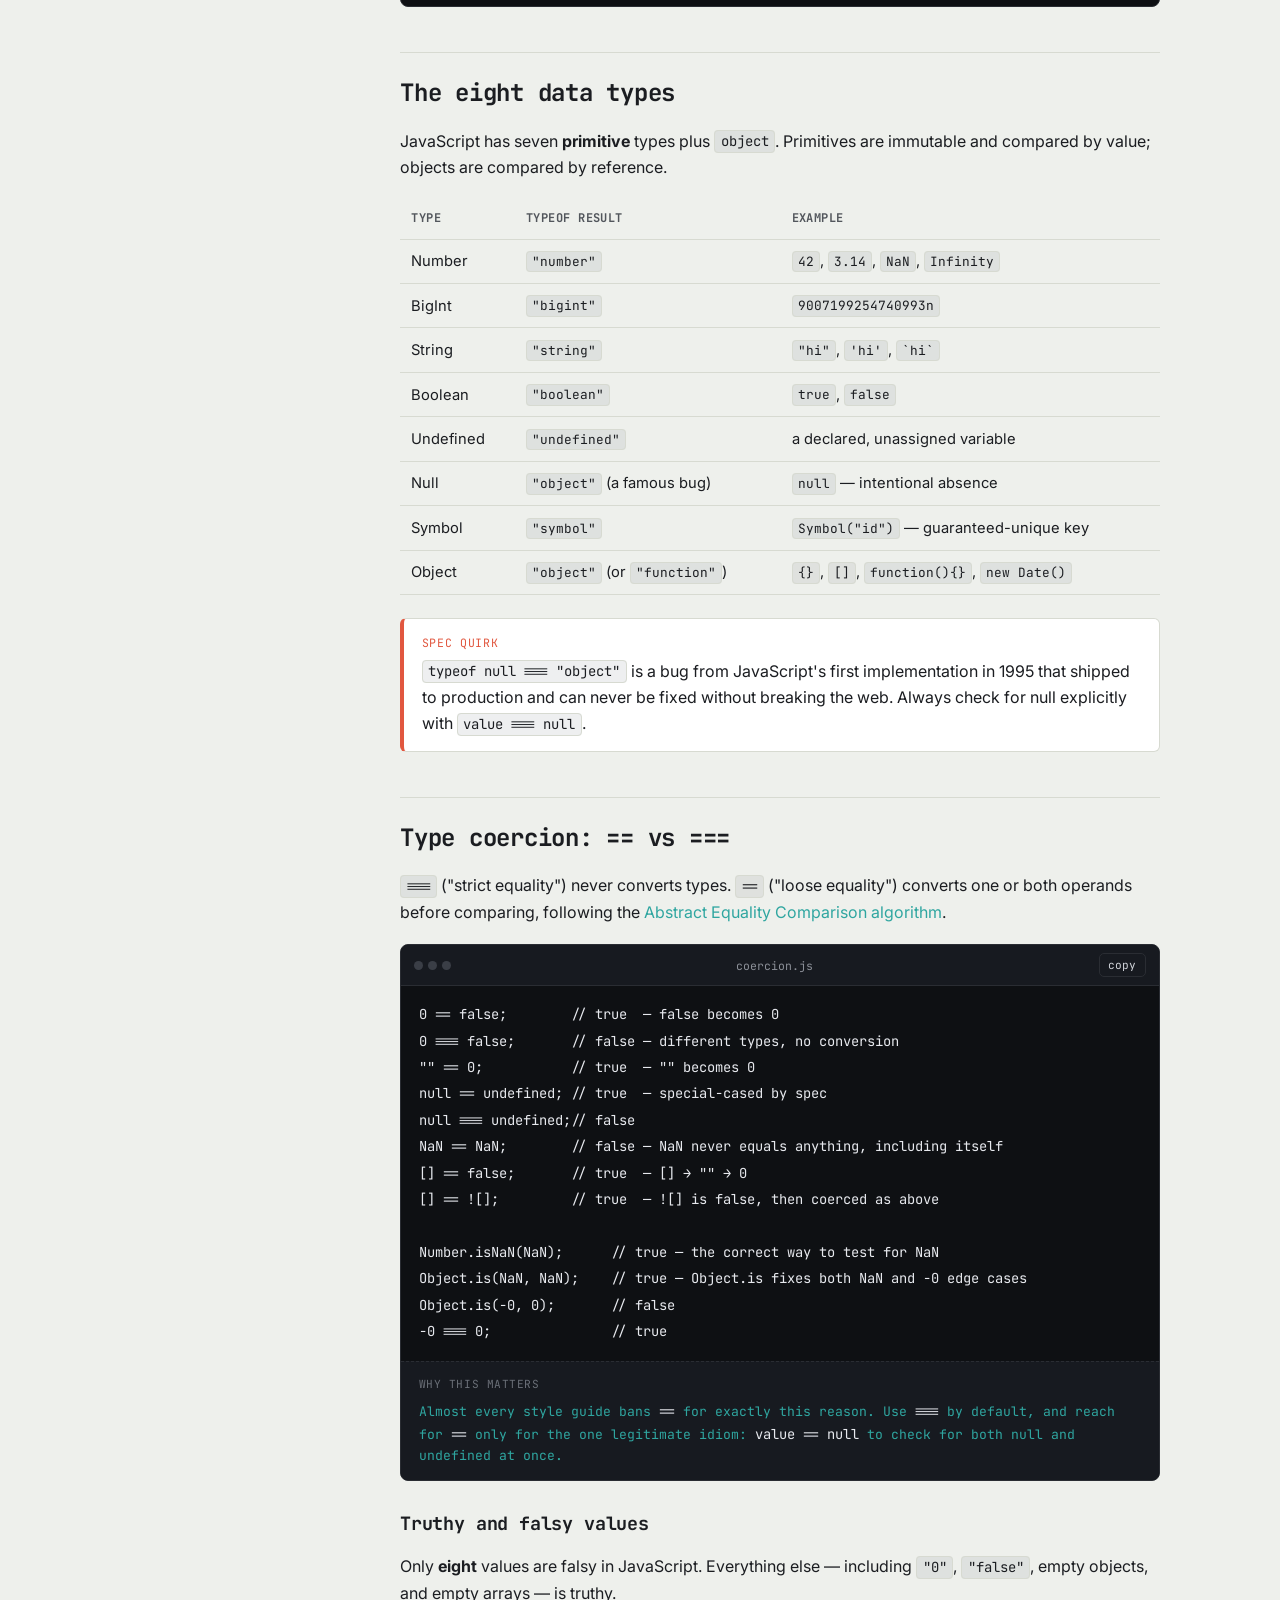
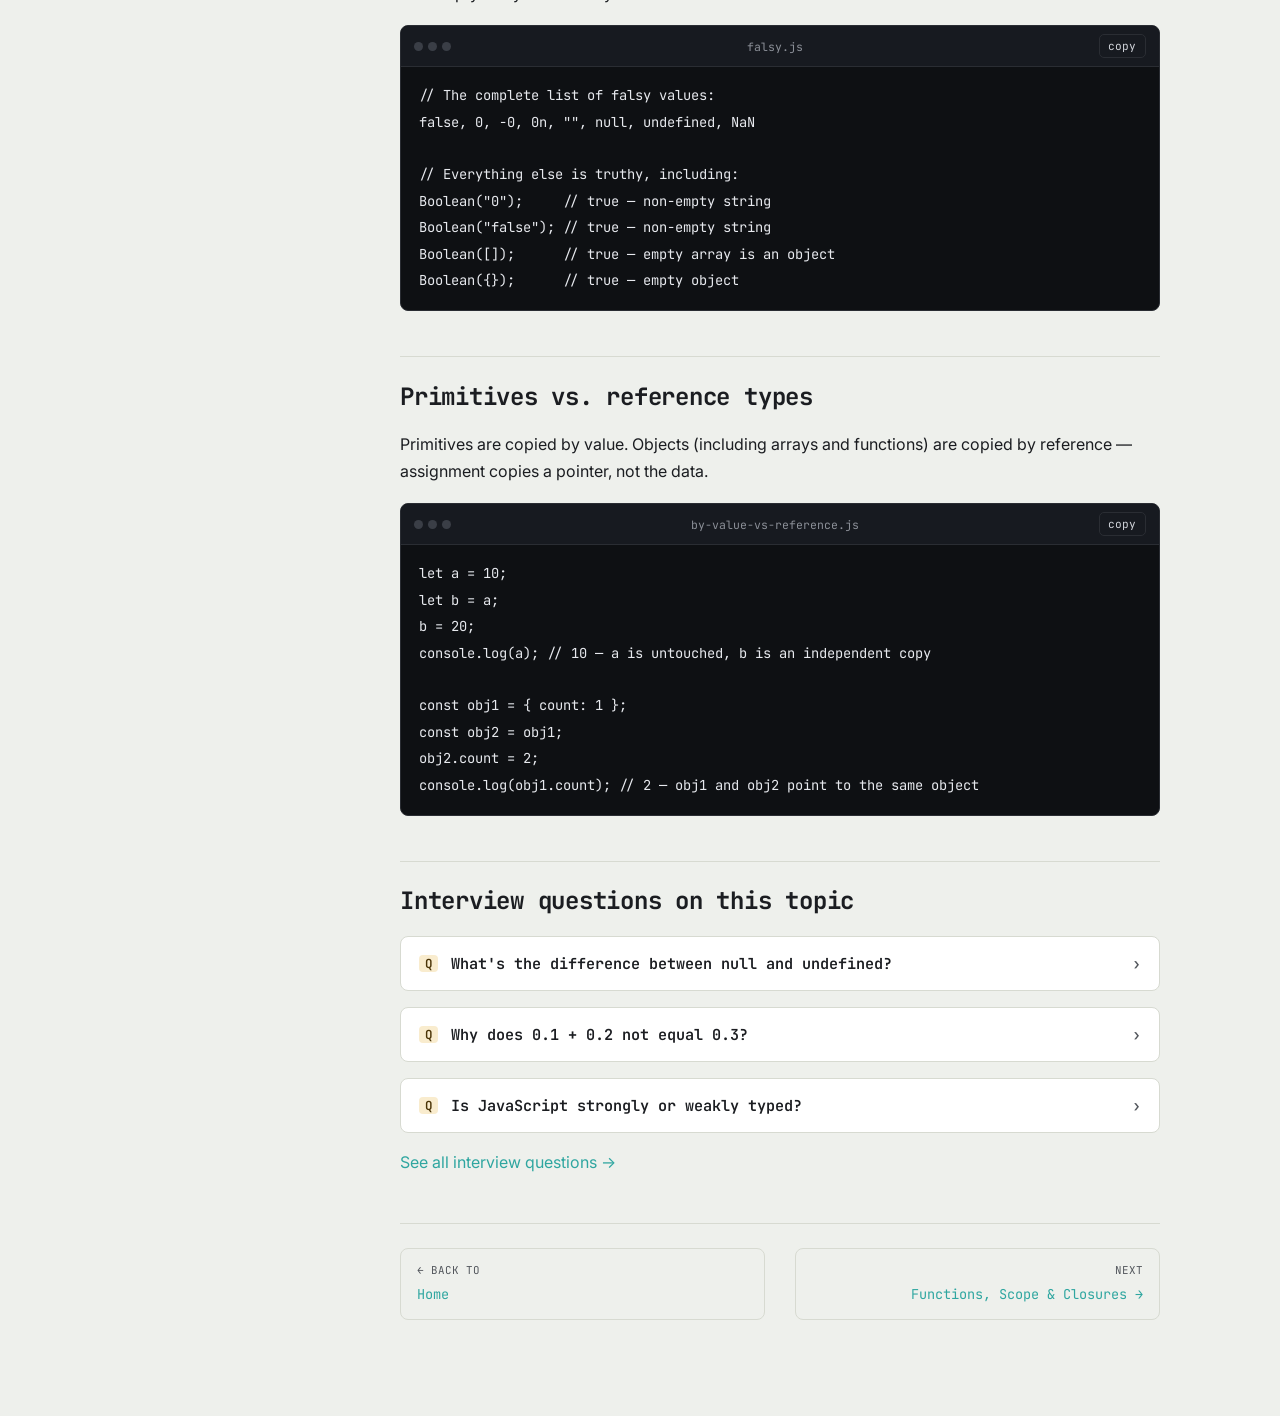
<file: pages/fundamentals/variables-types.html>
<!DOCTYPE html>
<html lang="en">
<head>
<meta charset="UTF-8">
<meta name="viewport" content="width=device-width, initial-scale=1.0">
<title>Variables & Data Types · javascript.ai</title>
<meta name="description" content="var, let, const, primitives, objects, type coercion and typeof quirks.">
<link rel="stylesheet" href="../../css/style.css">
</head>
<body>
<div class="shell">
  <div class="topbar" id="topbar-mount"></div>
  <div class="body-row">
    <nav class="sidebar" id="sidebar-mount" aria-label="Curriculum"></nav>
    <main class="content">
      <div class="content__inner">
        <p class="breadcrumb"><a href="../../index.html">Home</a><span class="sep">/</span>Fundamentals<span class="sep">/</span>Variables &amp; Data Types</p>
<span class="eyebrow"><span class="str">fundamentals/01</span></span>
<h1>Variables & Data Types</h1>
<p class="lede">Three ways to declare a variable, seven primitive types, and a coercion system that trips up even experienced developers. This is the foundation everything else sits on.</p>

<h2>var, let, and const</h2>
<p><code>var</code> is function-scoped and hoisted with an initial value of <code>undefined</code>. <code>let</code> and <code>const</code> are block-scoped and hoisted into a "temporal dead zone" — they exist, but touching them before their declaration line throws.</p>

<div class="code">
  <div class="code__bar"><div class="code__dots"><span></span><span></span><span></span></div><span class="code__label">scope.js</span><button class="code__copy">copy</button></div>
  <pre><code>function scopeDemo() {
  if (true) {
    var fn = "I leak out of the block";
    let bl = "I stay inside the block";
  }
  console.log(fn); // "I leak out of the block"
  console.log(bl); // ReferenceError: bl is not defined
}
    
scopeDemo();
console.log(typeof neverDeclared); // "undefined" — no error
console.log(hoisted);              // undefined (not an error — var is hoisted)
var hoisted = 1;

console.log(tdz); // ReferenceError: Cannot access 'tdz' before initialization
let tdz = 2;</code></pre>
</div>

<div class="callout tip">
  <span class="callout__label">Rule of thumb</span>
  <p>Default to <code>const</code>. Switch to <code>let</code> only when you know the binding will be reassigned. Avoid <code>var</code> in new code — it exists today purely for backward compatibility.</p>
</div>

<p><code>const</code> prevents <em>reassignment</em> of the binding, not mutation of the value. This is the single most common misconception:</p>

<div class="code">
  <div class="code__bar"><div class="code__dots"><span></span><span></span><span></span></div><span class="code__label">const-mutation.js</span><button class="code__copy">copy</button></div>
  <pre><code>const user = { name: "Ada" };
user.name = "Grace";     // ✅ fine — mutating the object
user.age = 36;           // ✅ fine — adding a property
user = { name: "Linus" }; // ❌ TypeError: Assignment to constant variable.

const list = [1, 2, 3];
list.push(4);   // ✅ fine
list = [];      // ❌ TypeError</code></pre>
</div>

<h2>The eight data types</h2>
<p>JavaScript has seven <strong>primitive</strong> types plus <code>object</code>. Primitives are immutable and compared by value; objects are compared by reference.</p>

<table>
  <thead><tr><th>Type</th><th>typeof result</th><th>Example</th></tr></thead>
  <tbody>
    <tr><td>Number</td><td><code>"number"</code></td><td><code>42</code>, <code>3.14</code>, <code>NaN</code>, <code>Infinity</code></td></tr>
    <tr><td>BigInt</td><td><code>"bigint"</code></td><td><code>9007199254740993n</code></td></tr>
    <tr><td>String</td><td><code>"string"</code></td><td><code>"hi"</code>, <code>'hi'</code>, <code>`hi`</code></td></tr>
    <tr><td>Boolean</td><td><code>"boolean"</code></td><td><code>true</code>, <code>false</code></td></tr>
    <tr><td>Undefined</td><td><code>"undefined"</code></td><td>a declared, unassigned variable</td></tr>
    <tr><td>Null</td><td><code>"object"</code> (a famous bug)</td><td><code>null</code> — intentional absence</td></tr>
    <tr><td>Symbol</td><td><code>"symbol"</code></td><td><code>Symbol("id")</code> — guaranteed-unique key</td></tr>
    <tr><td>Object</td><td><code>"object"</code> (or <code>"function"</code>)</td><td><code>{}</code>, <code>[]</code>, <code>function(){}</code>, <code>new Date()</code></td></tr>
  </tbody>
</table>

<div class="callout warn">
  <span class="callout__label">Spec quirk</span>
  <p><code>typeof null === "object"</code> is a bug from JavaScript's first implementation in 1995 that shipped to production and can never be fixed without breaking the web. Always check for null explicitly with <code>value === null</code>.</p>
</div>

<h2>Type coercion: == vs ===</h2>
<p><code>===</code> ("strict equality") never converts types. <code>==</code> ("loose equality") converts one or both operands before comparing, following the <a href="https://developer.mozilla.org/en-US/docs/Web/JavaScript/Equality_comparisons_and_sameness" target="_blank" rel="noopener">Abstract Equality Comparison algorithm</a>.</p>

<div class="code">
  <div class="code__bar"><div class="code__dots"><span></span><span></span><span></span></div><span class="code__label">coercion.js</span><button class="code__copy">copy</button></div>
  <pre><code>0 == false;        // true  — false becomes 0
0 === false;       // false — different types, no conversion
"" == 0;           // true  — "" becomes 0
null == undefined; // true  — special-cased by spec
null === undefined;// false
NaN == NaN;        // false — NaN never equals anything, including itself
[] == false;       // true  — [] → "" → 0
[] == ![];         // true  — ![] is false, then coerced as above

Number.isNaN(NaN);      // true — the correct way to test for NaN
Object.is(NaN, NaN);    // true — Object.is fixes both NaN and -0 edge cases
Object.is(-0, 0);       // false
-0 === 0;               // true</code></pre>
  <div class="output">
    <span class="output__label">why this matters</span>
    <span class="output__line">Almost every style guide bans <code>==</code> for exactly this reason. Use <code>===</code> by default, and reach for <code>==</code> only for the one legitimate idiom: <code>value == null</code> to check for both null and undefined at once.</span>
  </div>
</div>

<h3>Truthy and falsy values</h3>
<p>Only <strong>eight</strong> values are falsy in JavaScript. Everything else — including <code>"0"</code>, <code>"false"</code>, empty objects, and empty arrays — is truthy.</p>
<div class="code">
  <div class="code__bar"><div class="code__dots"><span></span><span></span><span></span></div><span class="code__label">falsy.js</span><button class="code__copy">copy</button></div>
  <pre><code>// The complete list of falsy values:
false, 0, -0, 0n, "", null, undefined, NaN

// Everything else is truthy, including:
Boolean("0");     // true — non-empty string
Boolean("false"); // true — non-empty string
Boolean([]);      // true — empty array is an object
Boolean({});      // true — empty object</code></pre>
</div>

<h2>Primitives vs. reference types</h2>
<p>Primitives are copied by value. Objects (including arrays and functions) are copied by reference — assignment copies a pointer, not the data.</p>
<div class="code">
  <div class="code__bar"><div class="code__dots"><span></span><span></span><span></span></div><span class="code__label">by-value-vs-reference.js</span><button class="code__copy">copy</button></div>
  <pre><code>let a = 10;
let b = a;
b = 20;
console.log(a); // 10 — a is untouched, b is an independent copy

const obj1 = { count: 1 };
const obj2 = obj1;
obj2.count = 2;
console.log(obj1.count); // 2 — obj1 and obj2 point to the same object</code></pre>
</div>

<h2>Interview questions on this topic</h2>

<div class="qa">
  <button class="qa__q"><span class="idx">Q</span>What's the difference between null and undefined?<span class="chev">›</span></button>
  <div class="qa__a"><p><code>undefined</code> means a variable has been declared but never assigned a value — it's the engine's default. <code>null</code> is an explicit assignment meaning "intentionally empty." Functions that don't return anything return <code>undefined</code>; a developer sets <code>null</code> on purpose to signal absence.</p></div>
</div>
<div class="qa">
  <button class="qa__q"><span class="idx">Q</span>Why does 0.1 + 0.2 not equal 0.3?<span class="chev">›</span></button>
  <div class="qa__a"><p>JavaScript numbers are IEEE-754 double-precision floats, which can't represent most decimal fractions exactly in binary. <code>0.1 + 0.2</code> evaluates to <code>0.30000000000000004</code>. Compare with a tolerance (<code>Math.abs(a - b) &lt; Number.EPSILON</code>) or work in integers (e.g. cents instead of dollars) when precision matters.</p></div>
</div>
<div class="qa">
  <button class="qa__q"><span class="idx">Q</span>Is JavaScript strongly or weakly typed?<span class="chev">›</span></button>
  <div class="qa__a"><p>Weakly (loosely) typed, and dynamically typed. "Weak" means the engine implicitly converts between types (e.g. <code>"5" - 1 === 4</code>); "dynamic" means a variable's type is determined at runtime and can change. TypeScript adds static typing on top without changing JavaScript's runtime behavior.</p></div>
</div>

<p><a href="../../interview-questions.html">See all interview questions →</a></p>

<div class="prevnext">
  <a class="prev" href="../../index.html"><span class="lbl">← Back to</span>Home</a>
  <a class="next" href="../../pages/fundamentals/functions-closures.html"><span class="lbl">Next</span>Functions, Scope & Closures →</a>
</div>

      </div>
    </main>
  </div>
</div>

<script>window.SITE_ROOT = '../../';</script>
<script src="../../js/site-data.js"></script>
<script src="../../js/include.js"></script>
<script src="../../js/main.js"></script>
</body>
</html>
</file>
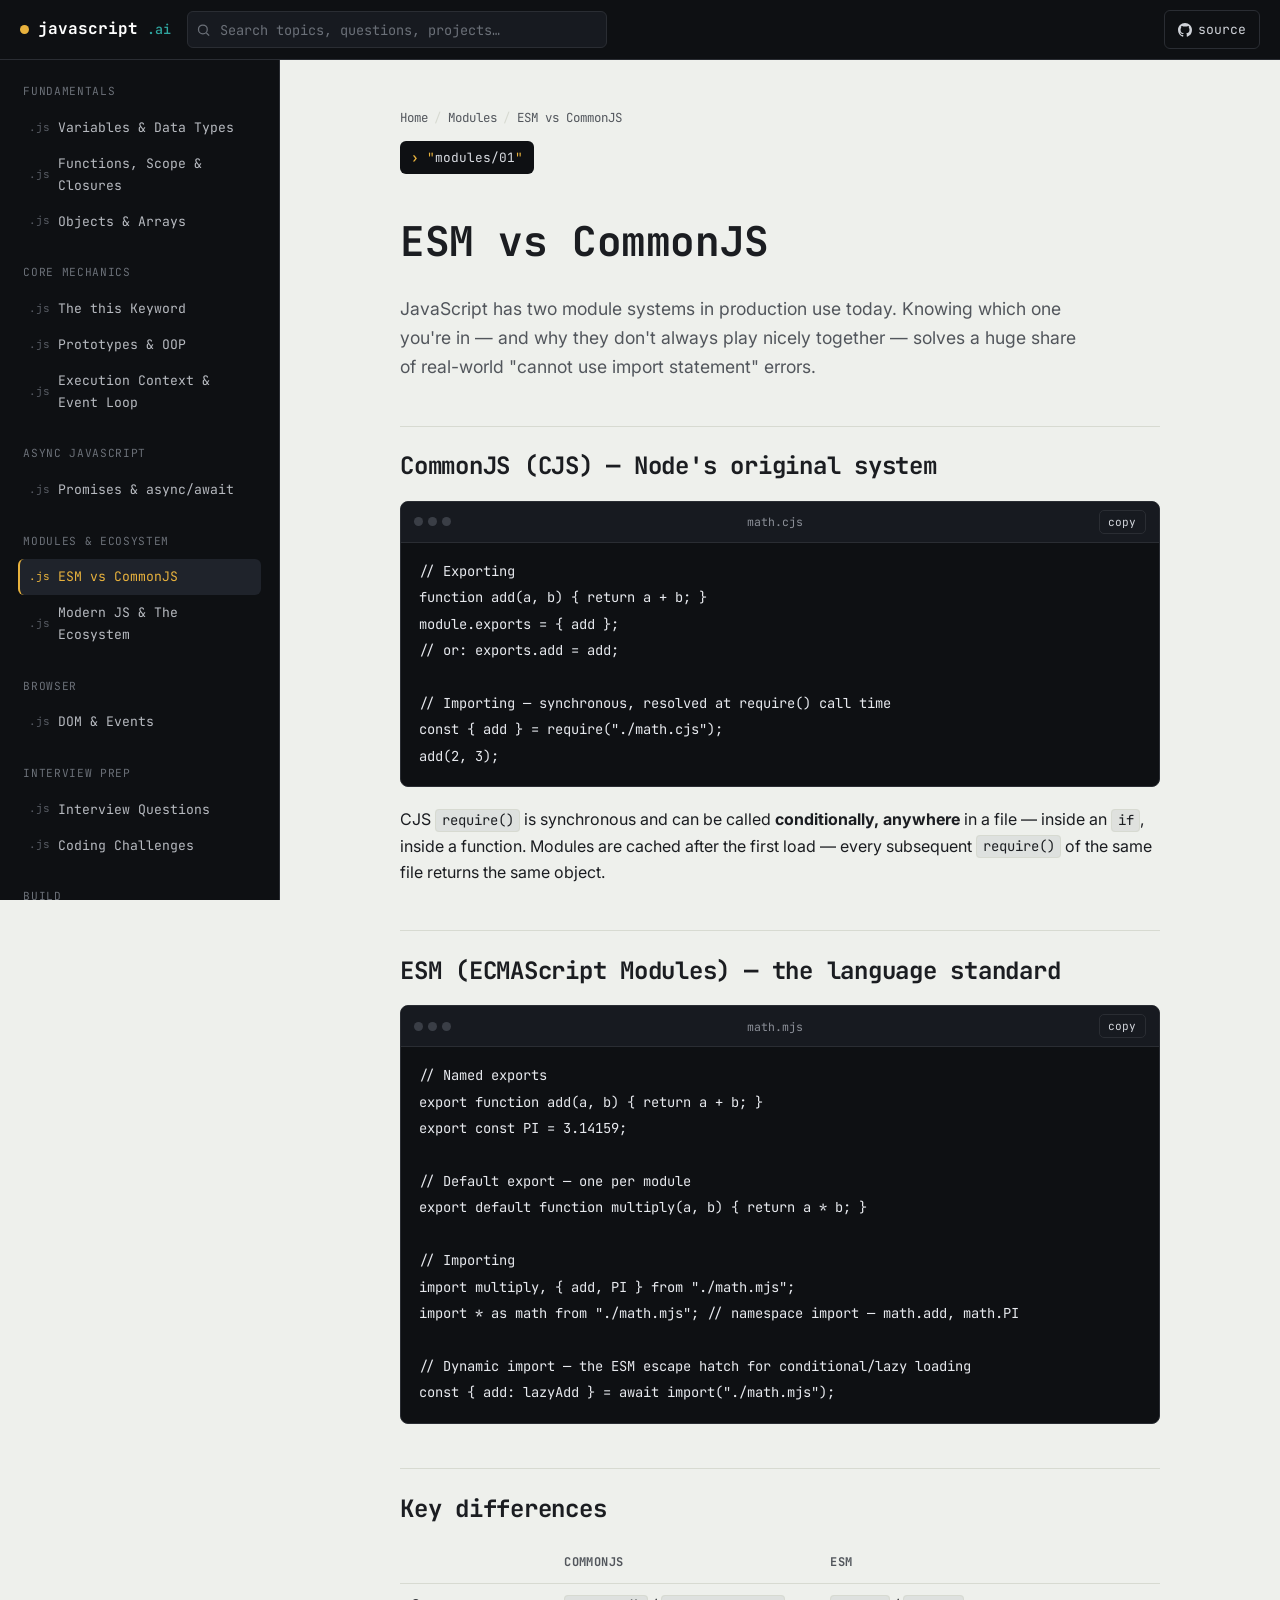
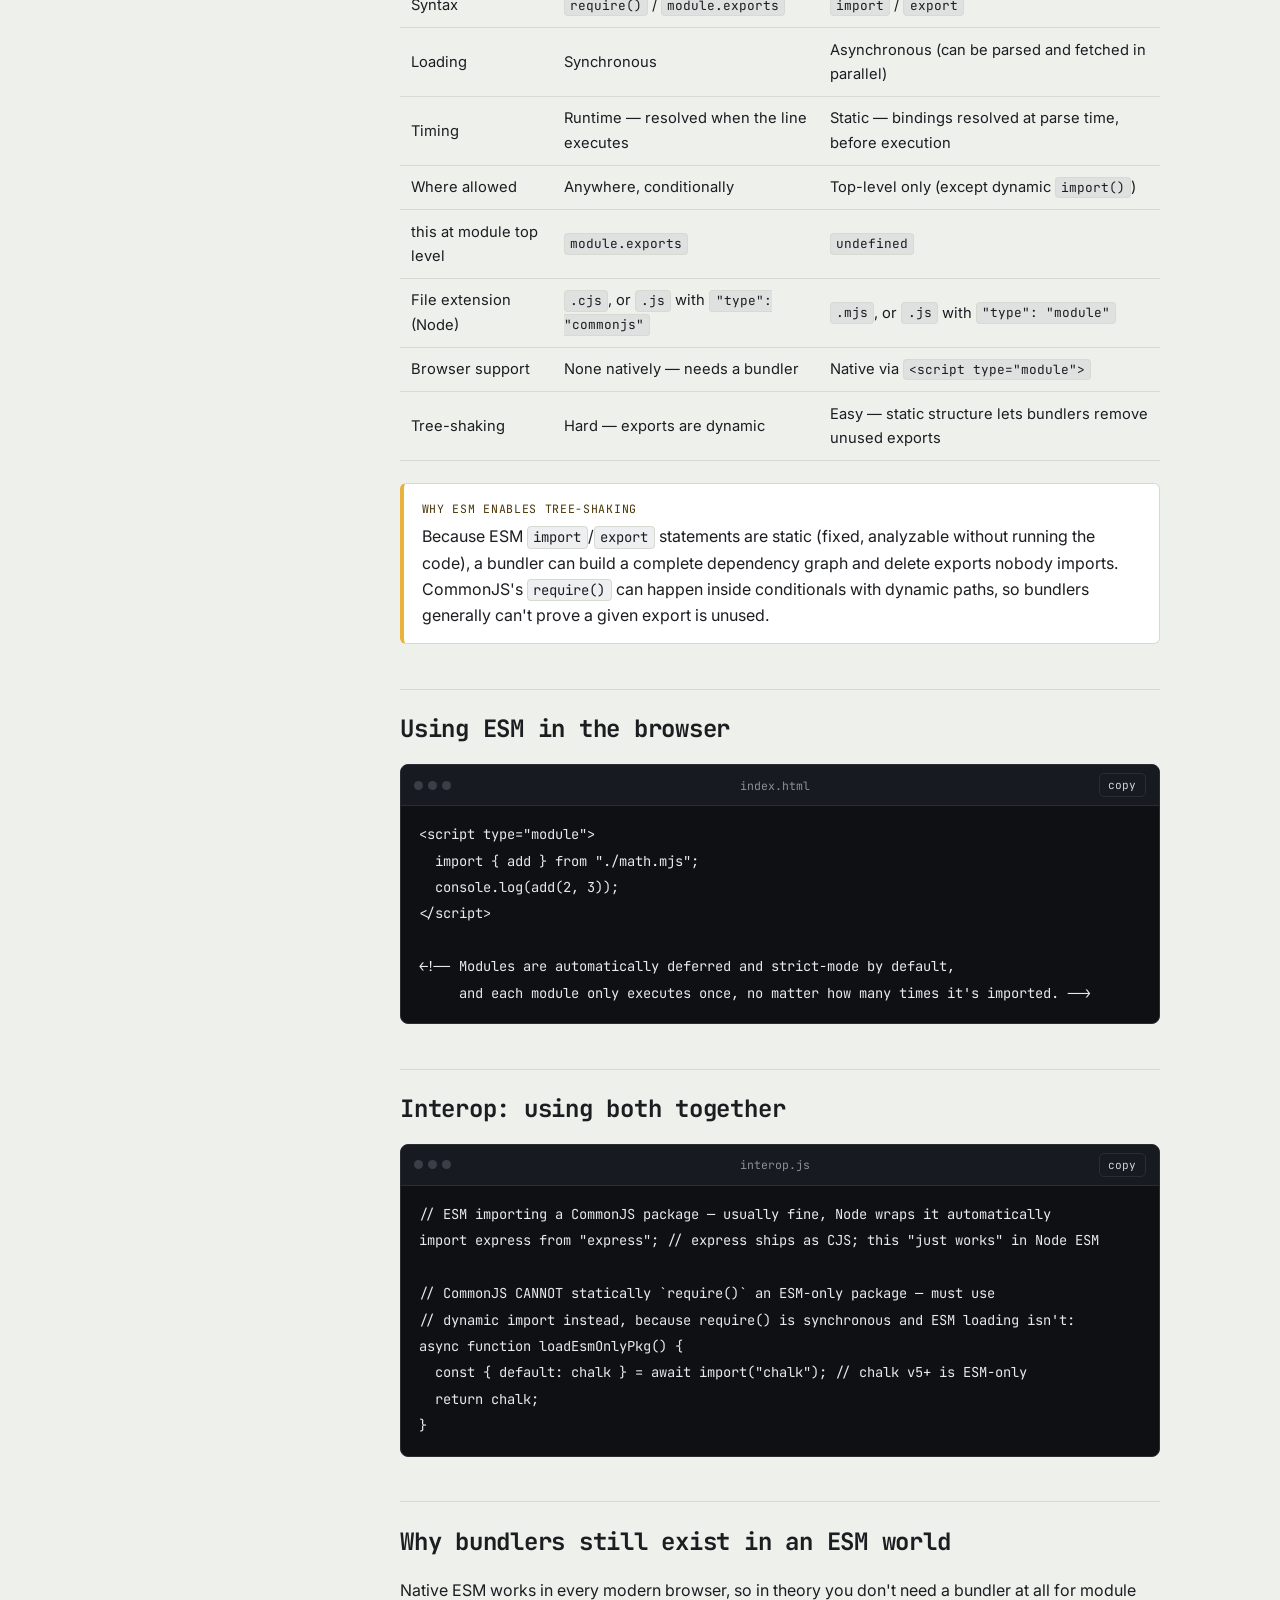
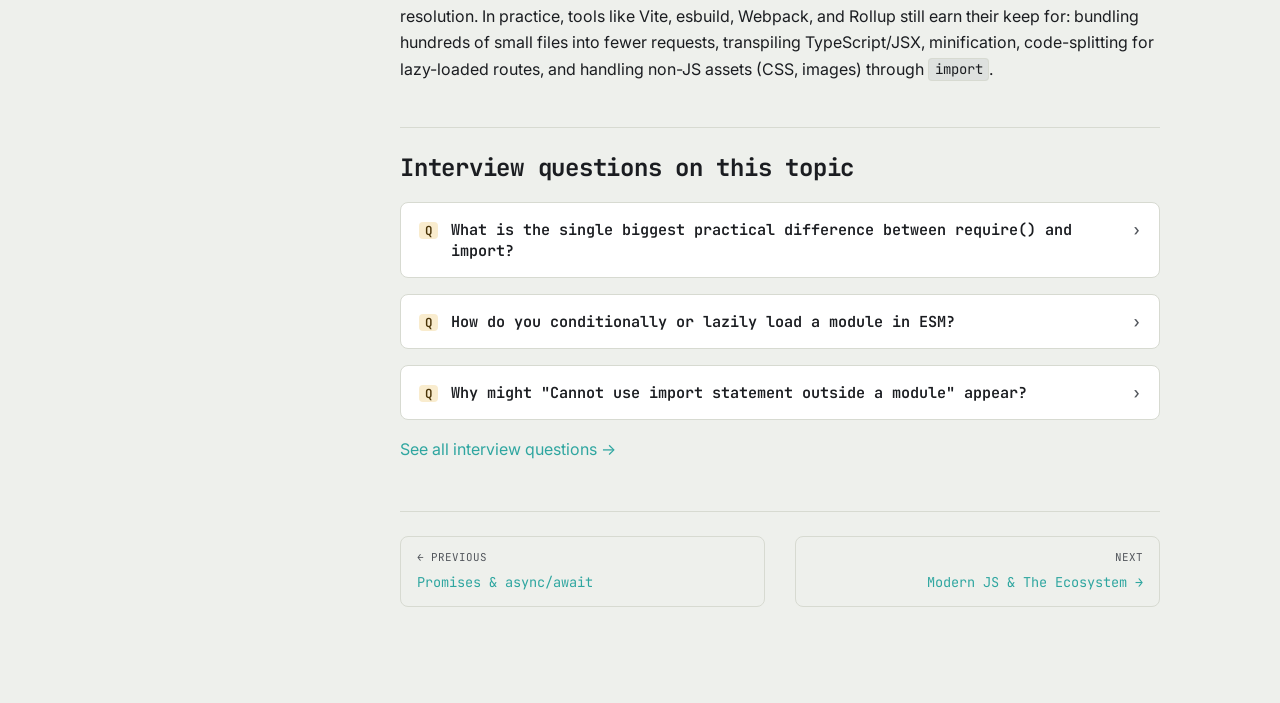
<file: pages/modules/esm-vs-commonjs.html>
<!DOCTYPE html>
<html lang="en">
<head>
<meta charset="UTF-8">
<meta name="viewport" content="width=device-width, initial-scale=1.0">
<title>ESM vs CommonJS · javascript.ai</title>
<meta name="description" content="import/export, require/module.exports, dynamic import, interop, and bundlers.">
<link rel="stylesheet" href="../../css/style.css">
</head>
<body>
<div class="shell">
  <div class="topbar" id="topbar-mount"></div>
  <div class="body-row">
    <nav class="sidebar" id="sidebar-mount" aria-label="Curriculum"></nav>
    <main class="content">
      <div class="content__inner">
        <p class="breadcrumb"><a href="../../index.html">Home</a><span class="sep">/</span>Modules<span class="sep">/</span>ESM vs CommonJS</p>
<span class="eyebrow"><span class="str">modules/01</span></span>
<h1>ESM vs CommonJS</h1>
<p class="lede">JavaScript has two module systems in production use today. Knowing which one you're in — and why they don't always play nicely together — solves a huge share of real-world "cannot use import statement" errors.</p>

<h2>CommonJS (CJS) — Node's original system</h2>
<div class="code">
  <div class="code__bar"><div class="code__dots"><span></span><span></span><span></span></div><span class="code__label">math.cjs</span><button class="code__copy">copy</button></div>
  <pre><code>// Exporting
function add(a, b) { return a + b; }
module.exports = { add };
// or: exports.add = add;

// Importing — synchronous, resolved at require() call time
const { add } = require("./math.cjs");
add(2, 3);</code></pre>
</div>
<p>CJS <code>require()</code> is synchronous and can be called <strong>conditionally, anywhere</strong> in a file — inside an <code>if</code>, inside a function. Modules are cached after the first load — every subsequent <code>require()</code> of the same file returns the same object.</p>

<h2>ESM (ECMAScript Modules) — the language standard</h2>
<div class="code">
  <div class="code__bar"><div class="code__dots"><span></span><span></span><span></span></div><span class="code__label">math.mjs</span><button class="code__copy">copy</button></div>
  <pre><code>// Named exports
export function add(a, b) { return a + b; }
export const PI = 3.14159;

// Default export — one per module
export default function multiply(a, b) { return a * b; }

// Importing
import multiply, { add, PI } from "./math.mjs";
import * as math from "./math.mjs"; // namespace import — math.add, math.PI

// Dynamic import — the ESM escape hatch for conditional/lazy loading
const { add: lazyAdd } = await import("./math.mjs");</code></pre>
</div>

<h2>Key differences</h2>
<table>
  <thead><tr><th></th><th>CommonJS</th><th>ESM</th></tr></thead>
  <tbody>
    <tr><td>Syntax</td><td><code>require()</code> / <code>module.exports</code></td><td><code>import</code> / <code>export</code></td></tr>
    <tr><td>Loading</td><td>Synchronous</td><td>Asynchronous (can be parsed and fetched in parallel)</td></tr>
    <tr><td>Timing</td><td>Runtime — resolved when the line executes</td><td>Static — bindings resolved at parse time, before execution</td></tr>
    <tr><td>Where allowed</td><td>Anywhere, conditionally</td><td>Top-level only (except dynamic <code>import()</code>)</td></tr>
    <tr><td>this at module top level</td><td><code>module.exports</code></td><td><code>undefined</code></td></tr>
    <tr><td>File extension (Node)</td><td><code>.cjs</code>, or <code>.js</code> with <code>"type": "commonjs"</code></td><td><code>.mjs</code>, or <code>.js</code> with <code>"type": "module"</code></td></tr>
    <tr><td>Browser support</td><td>None natively — needs a bundler</td><td>Native via <code>&lt;script type="module"&gt;</code></td></tr>
    <tr><td>Tree-shaking</td><td>Hard — exports are dynamic</td><td>Easy — static structure lets bundlers remove unused exports</td></tr>
  </tbody>
</table>

<div class="callout tip">
  <span class="callout__label">Why ESM enables tree-shaking</span>
  <p>Because ESM <code>import</code>/<code>export</code> statements are static (fixed, analyzable without running the code), a bundler can build a complete dependency graph and delete exports nobody imports. CommonJS's <code>require()</code> can happen inside conditionals with dynamic paths, so bundlers generally can't prove a given export is unused.</p>
</div>

<h2>Using ESM in the browser</h2>
<div class="code">
  <div class="code__bar"><div class="code__dots"><span></span><span></span><span></span></div><span class="code__label">index.html</span><button class="code__copy">copy</button></div>
  <pre><code>&lt;script type="module"&gt;
  import { add } from "./math.mjs";
  console.log(add(2, 3));
&lt;/script&gt;

&lt;!-- Modules are automatically deferred and strict-mode by default,
     and each module only executes once, no matter how many times it's imported. --&gt;</code></pre>
</div>

<h2>Interop: using both together</h2>
<div class="code">
  <div class="code__bar"><div class="code__dots"><span></span><span></span><span></span></div><span class="code__label">interop.js</span><button class="code__copy">copy</button></div>
  <pre><code>// ESM importing a CommonJS package — usually fine, Node wraps it automatically
import express from "express"; // express ships as CJS; this "just works" in Node ESM

// CommonJS CANNOT statically `require()` an ESM-only package — must use
// dynamic import instead, because require() is synchronous and ESM loading isn't:
async function loadEsmOnlyPkg() {
  const { default: chalk } = await import("chalk"); // chalk v5+ is ESM-only
  return chalk;
}</code></pre>
</div>

<h2>Why bundlers still exist in an ESM world</h2>
<p>Native ESM works in every modern browser, so in theory you don't need a bundler at all for module resolution. In practice, tools like Vite, esbuild, Webpack, and Rollup still earn their keep for: bundling hundreds of small files into fewer requests, transpiling TypeScript/JSX, minification, code-splitting for lazy-loaded routes, and handling non-JS assets (CSS, images) through <code>import</code>.</p>

<h2>Interview questions on this topic</h2>
<div class="qa">
  <button class="qa__q"><span class="idx">Q</span>What is the single biggest practical difference between require() and import?<span class="chev">›</span></button>
  <div class="qa__a"><p><code>require()</code> is synchronous and can be called conditionally anywhere in a file, since CommonJS resolves at runtime. <code>import</code> is static — bindings are resolved before any code runs, and (outside of dynamic <code>import()</code>) it can only appear at the top level of a module, never inside an <code>if</code> or function.</p></div>
</div>
<div class="qa">
  <button class="qa__q"><span class="idx">Q</span>How do you conditionally or lazily load a module in ESM?<span class="chev">›</span></button>
  <div class="qa__a"><p>With dynamic <code>import()</code>, which returns a promise: <code>const mod = await import("./feature.js")</code>. This is the standard way to code-split a route or defer loading a heavy dependency until it's actually needed.</p></div>
</div>
<div class="qa">
  <button class="qa__q"><span class="idx">Q</span>Why might "Cannot use import statement outside a module" appear?<span class="chev">›</span></button>
  <div class="qa__a"><p>The runtime is treating the file as CommonJS by default. Fix it by renaming the file to <code>.mjs</code>, adding <code>"type": "module"</code> to <code>package.json</code> (Node), or adding <code>type="module"</code> to the <code>&lt;script&gt;</code> tag (browser).</p></div>
</div>

<p><a href="../../interview-questions.html">See all interview questions →</a></p>

<div class="prevnext">
  <a class="prev" href="../../pages/async/promises-async-await.html"><span class="lbl">← Previous</span>Promises & async/await</a>
  <a class="next" href="../../pages/modules/modern-js-ecosystem.html"><span class="lbl">Next</span>Modern JS & The Ecosystem →</a>
</div>

      </div>
    </main>
  </div>
</div>

<script>window.SITE_ROOT = '../../';</script>
<script src="../../js/site-data.js"></script>
<script src="../../js/include.js"></script>
<script src="../../js/main.js"></script>
</body>
</html>
</file>
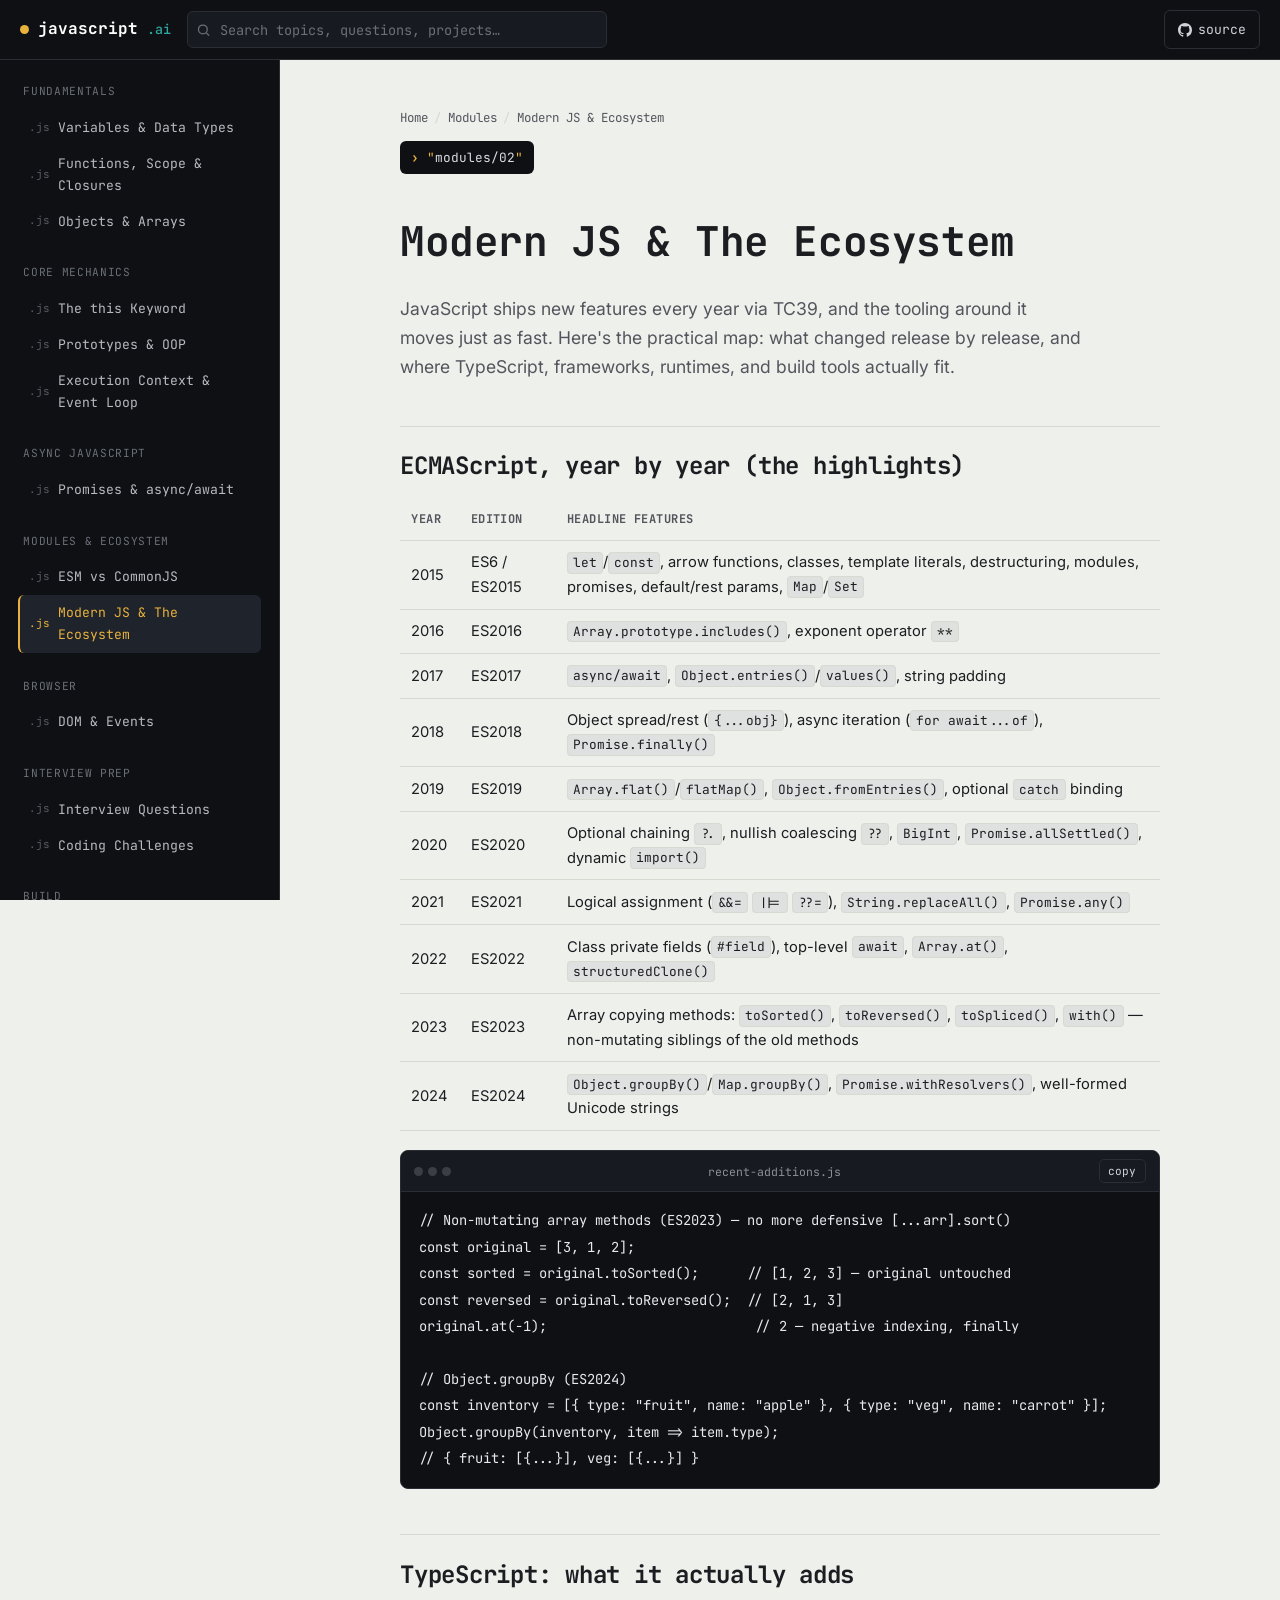
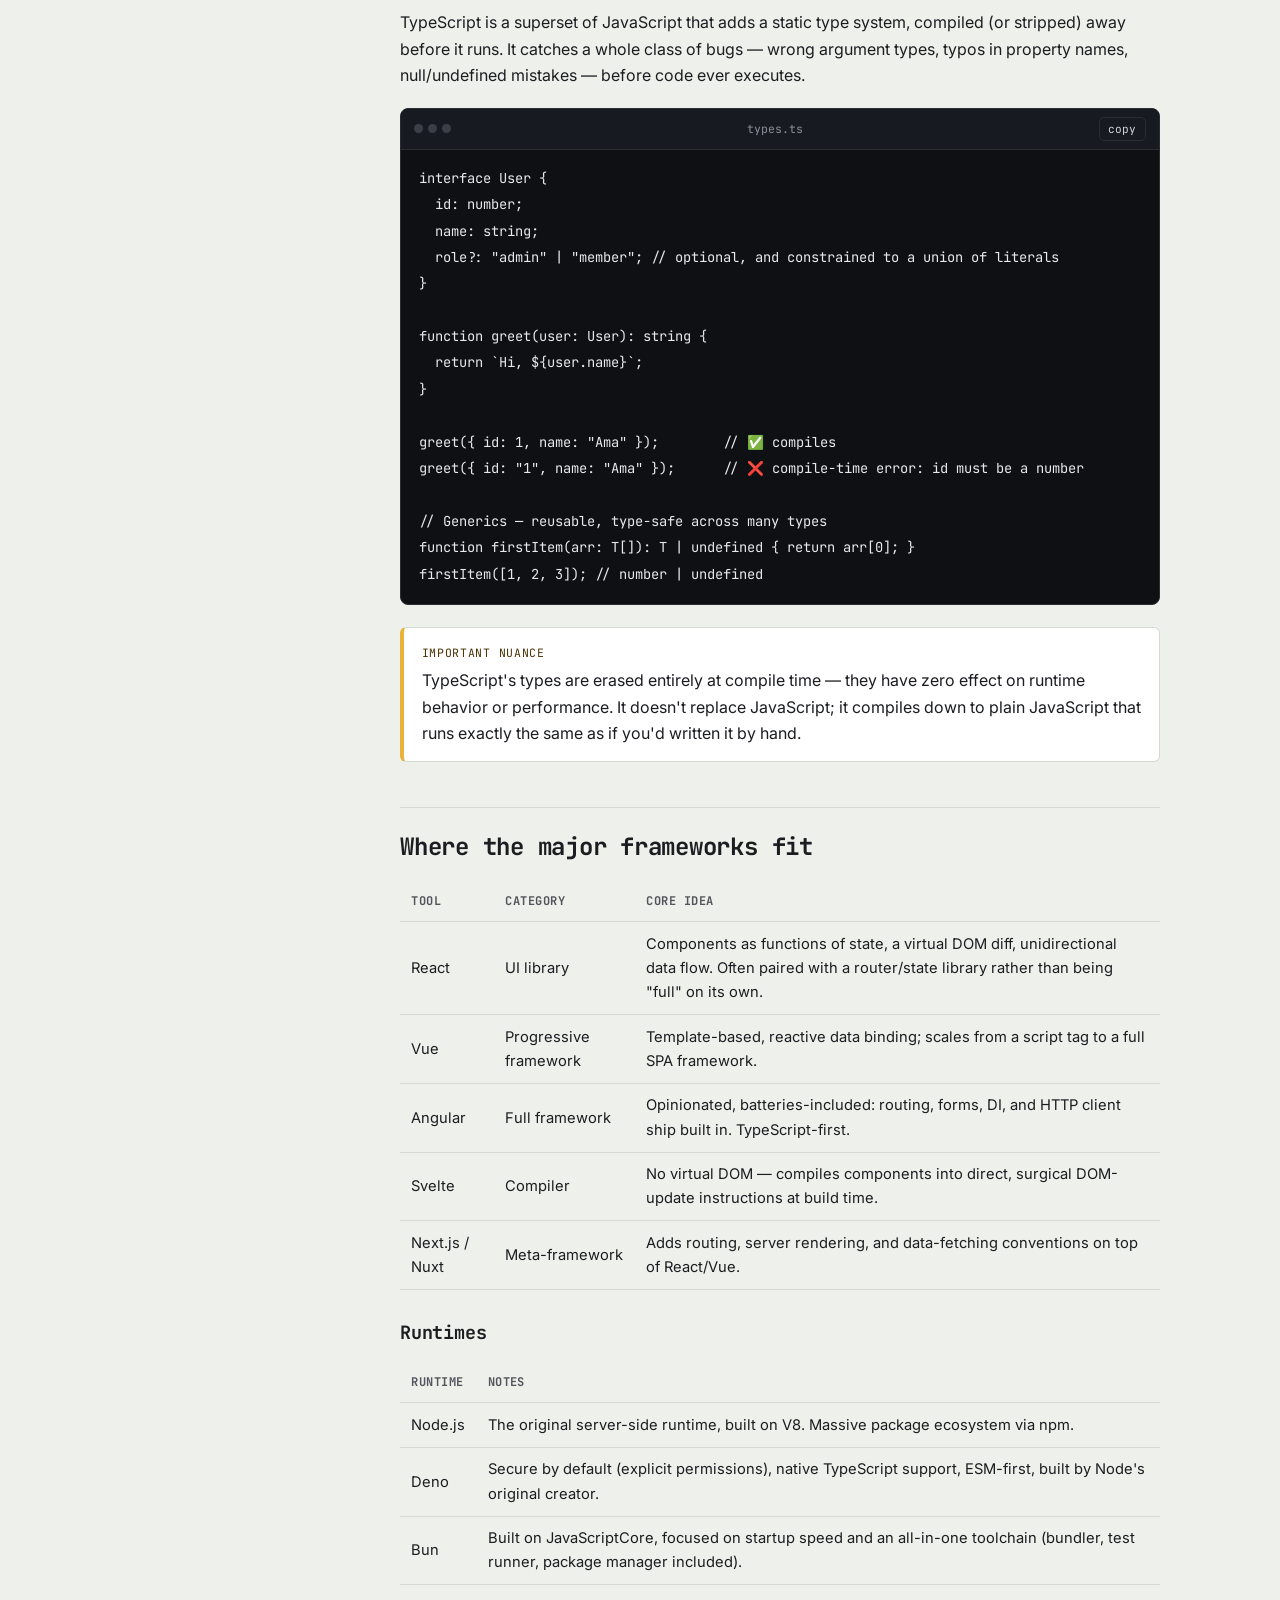
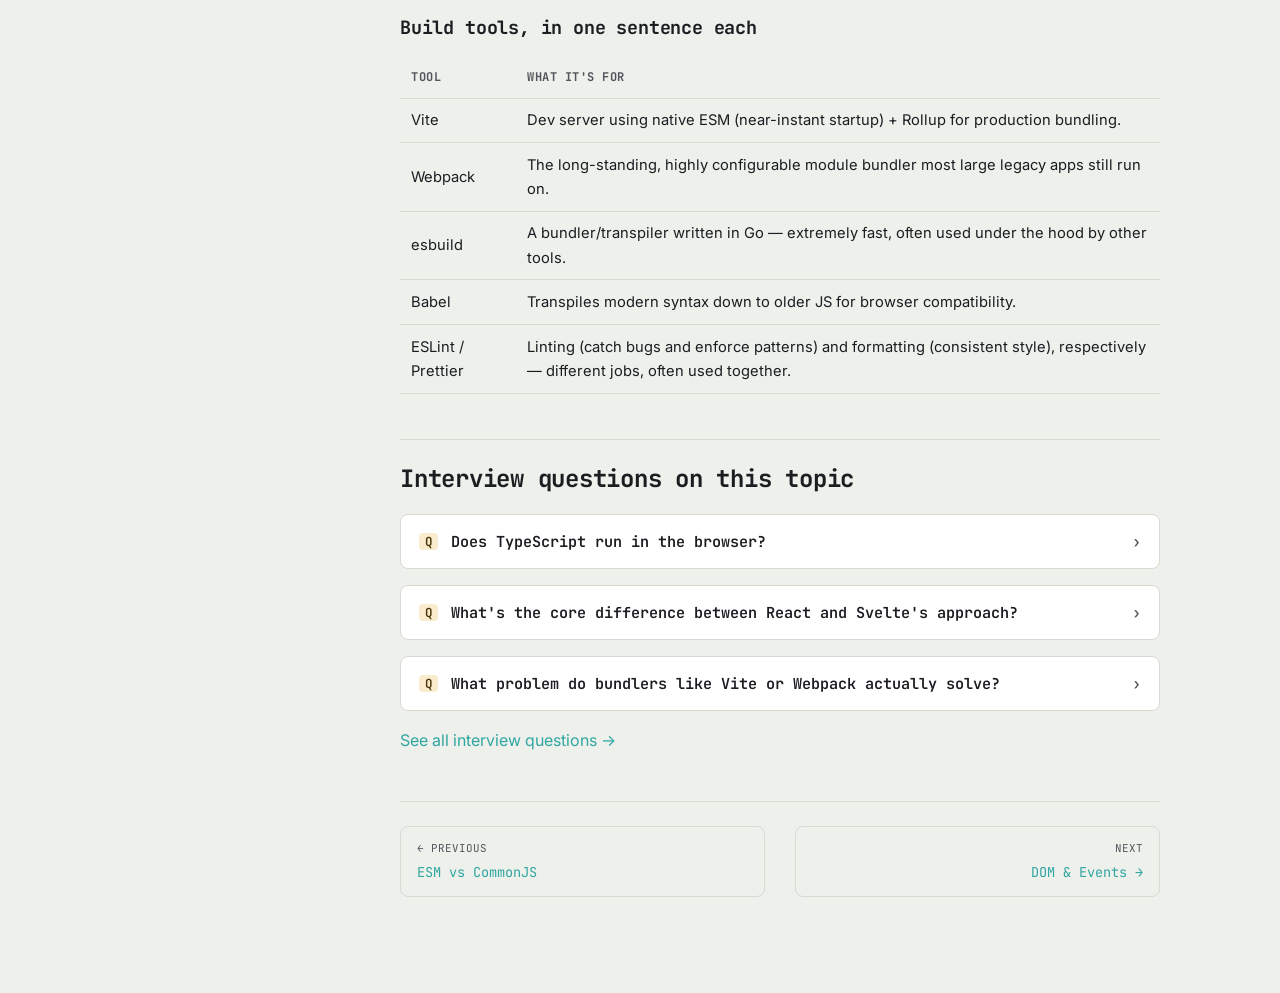
<file: pages/modules/modern-js-ecosystem.html>
<!DOCTYPE html>
<html lang="en">
<head>
<meta charset="UTF-8">
<meta name="viewport" content="width=device-width, initial-scale=1.0">
<title>Modern JS & The Ecosystem · javascript.ai</title>
<meta name="description" content="ES2015 through ES2024 features, TypeScript, frameworks, runtimes, and tooling.">
<link rel="stylesheet" href="../../css/style.css">
</head>
<body>
<div class="shell">
  <div class="topbar" id="topbar-mount"></div>
  <div class="body-row">
    <nav class="sidebar" id="sidebar-mount" aria-label="Curriculum"></nav>
    <main class="content">
      <div class="content__inner">
        <p class="breadcrumb"><a href="../../index.html">Home</a><span class="sep">/</span>Modules<span class="sep">/</span>Modern JS &amp; Ecosystem</p>
<span class="eyebrow"><span class="str">modules/02</span></span>
<h1>Modern JS & The Ecosystem</h1>
<p class="lede">JavaScript ships new features every year via TC39, and the tooling around it moves just as fast. Here's the practical map: what changed release by release, and where TypeScript, frameworks, runtimes, and build tools actually fit.</p>

<h2>ECMAScript, year by year (the highlights)</h2>
<table>
  <thead><tr><th>Year</th><th>Edition</th><th>Headline features</th></tr></thead>
  <tbody>
    <tr><td>2015</td><td>ES6 / ES2015</td><td><code>let</code>/<code>const</code>, arrow functions, classes, template literals, destructuring, modules, promises, default/rest params, <code>Map</code>/<code>Set</code></td></tr>
    <tr><td>2016</td><td>ES2016</td><td><code>Array.prototype.includes()</code>, exponent operator <code>**</code></td></tr>
    <tr><td>2017</td><td>ES2017</td><td><code>async/await</code>, <code>Object.entries()</code>/<code>values()</code>, string padding</td></tr>
    <tr><td>2018</td><td>ES2018</td><td>Object spread/rest (<code>{...obj}</code>), async iteration (<code>for await...of</code>), <code>Promise.finally()</code></td></tr>
    <tr><td>2019</td><td>ES2019</td><td><code>Array.flat()</code>/<code>flatMap()</code>, <code>Object.fromEntries()</code>, optional <code>catch</code> binding</td></tr>
    <tr><td>2020</td><td>ES2020</td><td>Optional chaining <code>?.</code>, nullish coalescing <code>??</code>, <code>BigInt</code>, <code>Promise.allSettled()</code>, dynamic <code>import()</code></td></tr>
    <tr><td>2021</td><td>ES2021</td><td>Logical assignment (<code>&amp;&amp;=</code> <code>||=</code> <code>??=</code>), <code>String.replaceAll()</code>, <code>Promise.any()</code></td></tr>
    <tr><td>2022</td><td>ES2022</td><td>Class private fields (<code>#field</code>), top-level <code>await</code>, <code>Array.at()</code>, <code>structuredClone()</code></td></tr>
    <tr><td>2023</td><td>ES2023</td><td>Array copying methods: <code>toSorted()</code>, <code>toReversed()</code>, <code>toSpliced()</code>, <code>with()</code> — non-mutating siblings of the old methods</td></tr>
    <tr><td>2024</td><td>ES2024</td><td><code>Object.groupBy()</code>/<code>Map.groupBy()</code>, <code>Promise.withResolvers()</code>, well-formed Unicode strings</td></tr>
  </tbody>
</table>

<div class="code">
  <div class="code__bar"><div class="code__dots"><span></span><span></span><span></span></div><span class="code__label">recent-additions.js</span><button class="code__copy">copy</button></div>
  <pre><code>// Non-mutating array methods (ES2023) — no more defensive [...arr].sort()
const original = [3, 1, 2];
const sorted = original.toSorted();      // [1, 2, 3] — original untouched
const reversed = original.toReversed();  // [2, 1, 3]
original.at(-1);                          // 2 — negative indexing, finally

// Object.groupBy (ES2024)
const inventory = [{ type: "fruit", name: "apple" }, { type: "veg", name: "carrot" }];
Object.groupBy(inventory, item => item.type);
// { fruit: [{...}], veg: [{...}] }</code></pre>
</div>

<h2>TypeScript: what it actually adds</h2>
<p>TypeScript is a superset of JavaScript that adds a static type system, compiled (or stripped) away before it runs. It catches a whole class of bugs — wrong argument types, typos in property names, null/undefined mistakes — before code ever executes.</p>
<div class="code">
  <div class="code__bar"><div class="code__dots"><span></span><span></span><span></span></div><span class="code__label">types.ts</span><button class="code__copy">copy</button></div>
  <pre><code>interface User {
  id: number;
  name: string;
  role?: "admin" | "member"; // optional, and constrained to a union of literals
}

function greet(user: User): string {
  return `Hi, ${user.name}`;
}

greet({ id: 1, name: "Ama" });        // ✅ compiles
greet({ id: "1", name: "Ama" });      // ❌ compile-time error: id must be a number

// Generics — reusable, type-safe across many types
function firstItem<T>(arr: T[]): T | undefined { return arr[0]; }
firstItem<number>([1, 2, 3]); // number | undefined</code></pre>
</div>
<div class="callout tip">
  <span class="callout__label">Important nuance</span>
  <p>TypeScript's types are erased entirely at compile time — they have zero effect on runtime behavior or performance. It doesn't replace JavaScript; it compiles down to plain JavaScript that runs exactly the same as if you'd written it by hand.</p>
</div>

<h2>Where the major frameworks fit</h2>
<table>
  <thead><tr><th>Tool</th><th>Category</th><th>Core idea</th></tr></thead>
  <tbody>
    <tr><td>React</td><td>UI library</td><td>Components as functions of state, a virtual DOM diff, unidirectional data flow. Often paired with a router/state library rather than being "full" on its own.</td></tr>
    <tr><td>Vue</td><td>Progressive framework</td><td>Template-based, reactive data binding; scales from a script tag to a full SPA framework.</td></tr>
    <tr><td>Angular</td><td>Full framework</td><td>Opinionated, batteries-included: routing, forms, DI, and HTTP client ship built in. TypeScript-first.</td></tr>
    <tr><td>Svelte</td><td>Compiler</td><td>No virtual DOM — compiles components into direct, surgical DOM-update instructions at build time.</td></tr>
    <tr><td>Next.js / Nuxt</td><td>Meta-framework</td><td>Adds routing, server rendering, and data-fetching conventions on top of React/Vue.</td></tr>
  </tbody>
</table>

<h3>Runtimes</h3>
<table>
  <thead><tr><th>Runtime</th><th>Notes</th></tr></thead>
  <tbody>
    <tr><td>Node.js</td><td>The original server-side runtime, built on V8. Massive package ecosystem via npm.</td></tr>
    <tr><td>Deno</td><td>Secure by default (explicit permissions), native TypeScript support, ESM-first, built by Node's original creator.</td></tr>
    <tr><td>Bun</td><td>Built on JavaScriptCore, focused on startup speed and an all-in-one toolchain (bundler, test runner, package manager included).</td></tr>
  </tbody>
</table>

<h3>Build tools, in one sentence each</h3>
<table>
  <thead><tr><th>Tool</th><th>What it's for</th></tr></thead>
  <tbody>
    <tr><td>Vite</td><td>Dev server using native ESM (near-instant startup) + Rollup for production bundling.</td></tr>
    <tr><td>Webpack</td><td>The long-standing, highly configurable module bundler most large legacy apps still run on.</td></tr>
    <tr><td>esbuild</td><td>A bundler/transpiler written in Go — extremely fast, often used under the hood by other tools.</td></tr>
    <tr><td>Babel</td><td>Transpiles modern syntax down to older JS for browser compatibility.</td></tr>
    <tr><td>ESLint / Prettier</td><td>Linting (catch bugs and enforce patterns) and formatting (consistent style), respectively — different jobs, often used together.</td></tr>
  </tbody>
</table>

<h2>Interview questions on this topic</h2>
<div class="qa">
  <button class="qa__q"><span class="idx">Q</span>Does TypeScript run in the browser?<span class="chev">›</span></button>
  <div class="qa__a"><p>No — browsers only understand JavaScript. TypeScript is compiled (or "transpiled") into plain JavaScript first, with all type annotations stripped out, and that output is what actually ships and runs.</p></div>
</div>
<div class="qa">
  <button class="qa__q"><span class="idx">Q</span>What's the core difference between React and Svelte's approach?<span class="chev">›</span></button>
  <div class="qa__a"><p>React does its diffing work at <em>runtime</em>, in the browser, using a virtual DOM to figure out the minimal set of real DOM changes needed. Svelte does that work at <em>build (compile) time</em>, generating imperative DOM-update code directly — there's no virtual DOM or diffing shipped to the browser at all.</p></div>
</div>
<div class="qa">
  <button class="qa__q"><span class="idx">Q</span>What problem do bundlers like Vite or Webpack actually solve?<span class="chev">›</span></button>
  <div class="qa__a"><p>They take a graph of many small source files (and non-JS assets like CSS/images) and combine, transform, and optimize them into a smaller number of production-ready files — handling things browsers can't do natively, like JSX/TypeScript compilation, minification, tree-shaking unused code, and code-splitting for lazy loading.</p></div>
</div>

<p><a href="../../interview-questions.html">See all interview questions →</a></p>

<div class="prevnext">
  <a class="prev" href="../../pages/modules/esm-vs-commonjs.html"><span class="lbl">← Previous</span>ESM vs CommonJS</a>
  <a class="next" href="../../pages/dom/dom-events.html"><span class="lbl">Next</span>DOM & Events →</a>
</div>

      </div>
    </main>
  </div>
</div>

<script>window.SITE_ROOT = '../../';</script>
<script src="../../js/site-data.js"></script>
<script src="../../js/include.js"></script>
<script src="../../js/main.js"></script>
</body>
</html>
</file>
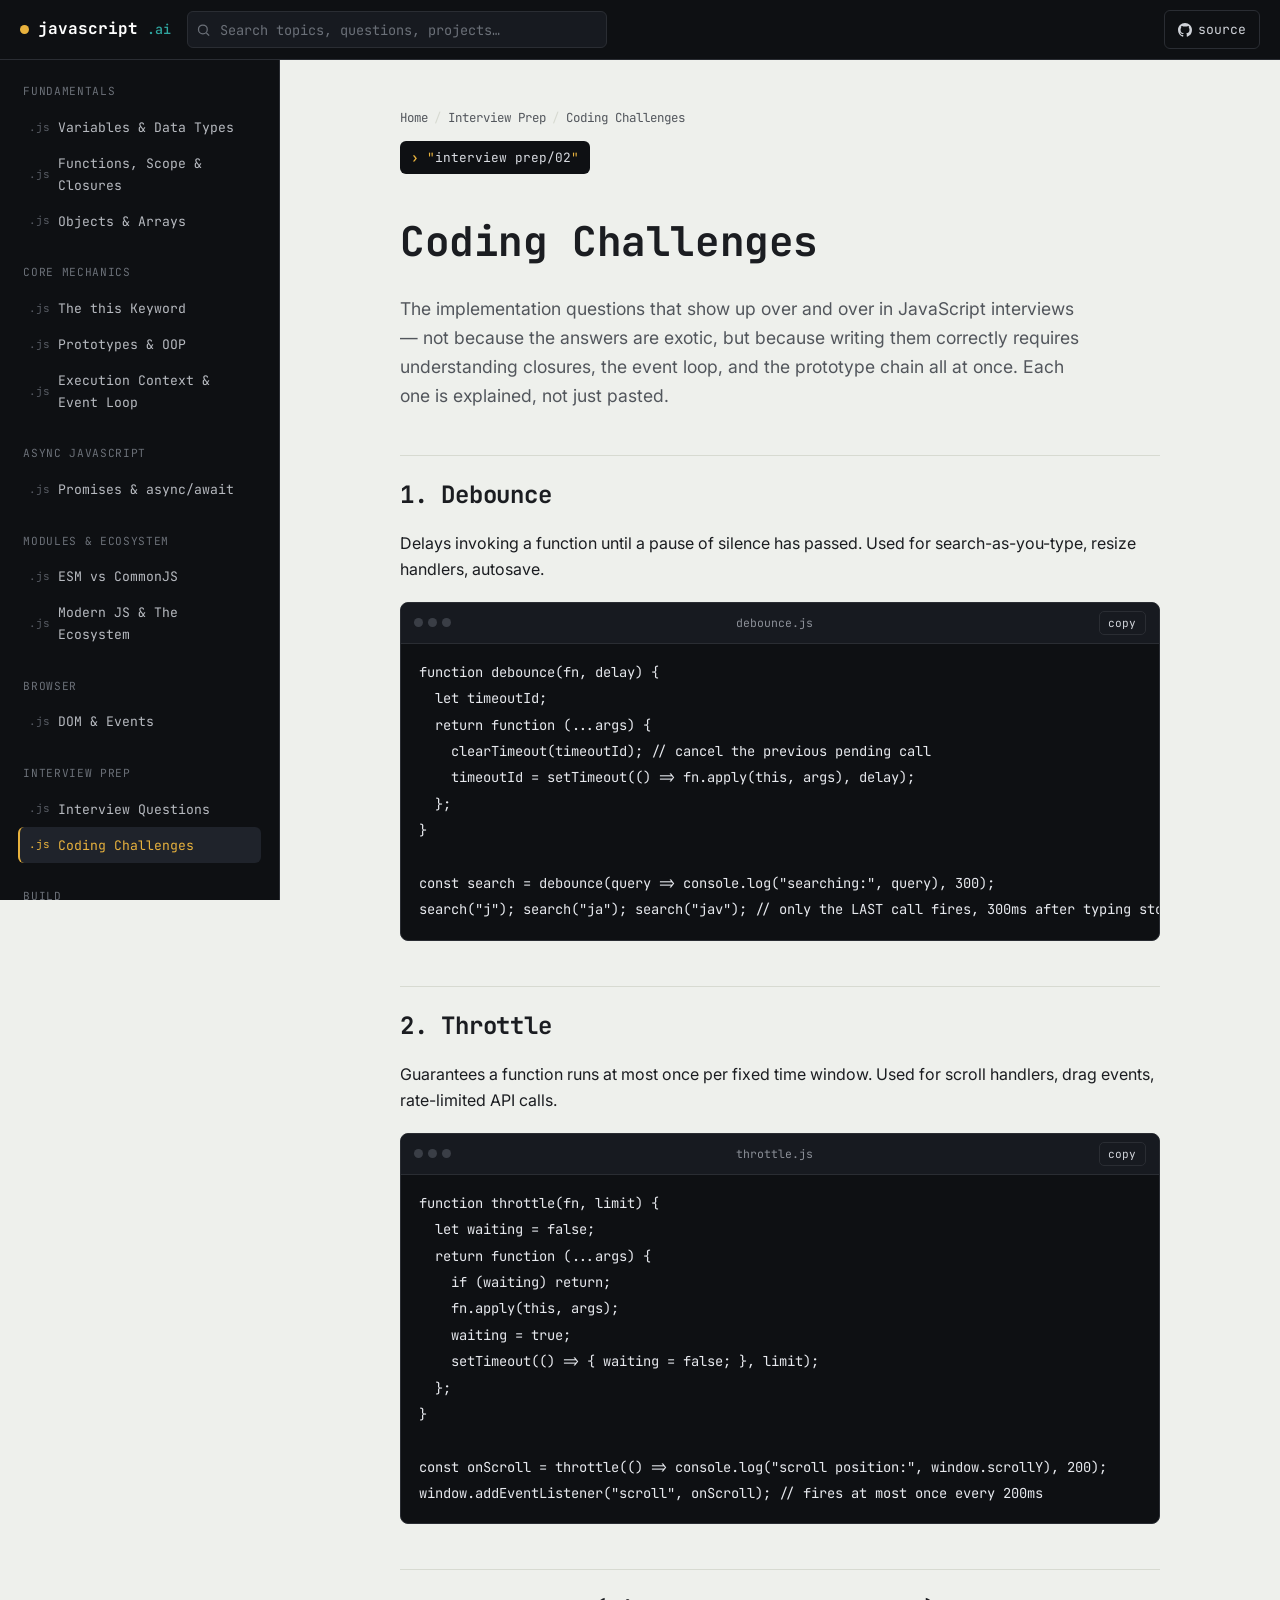
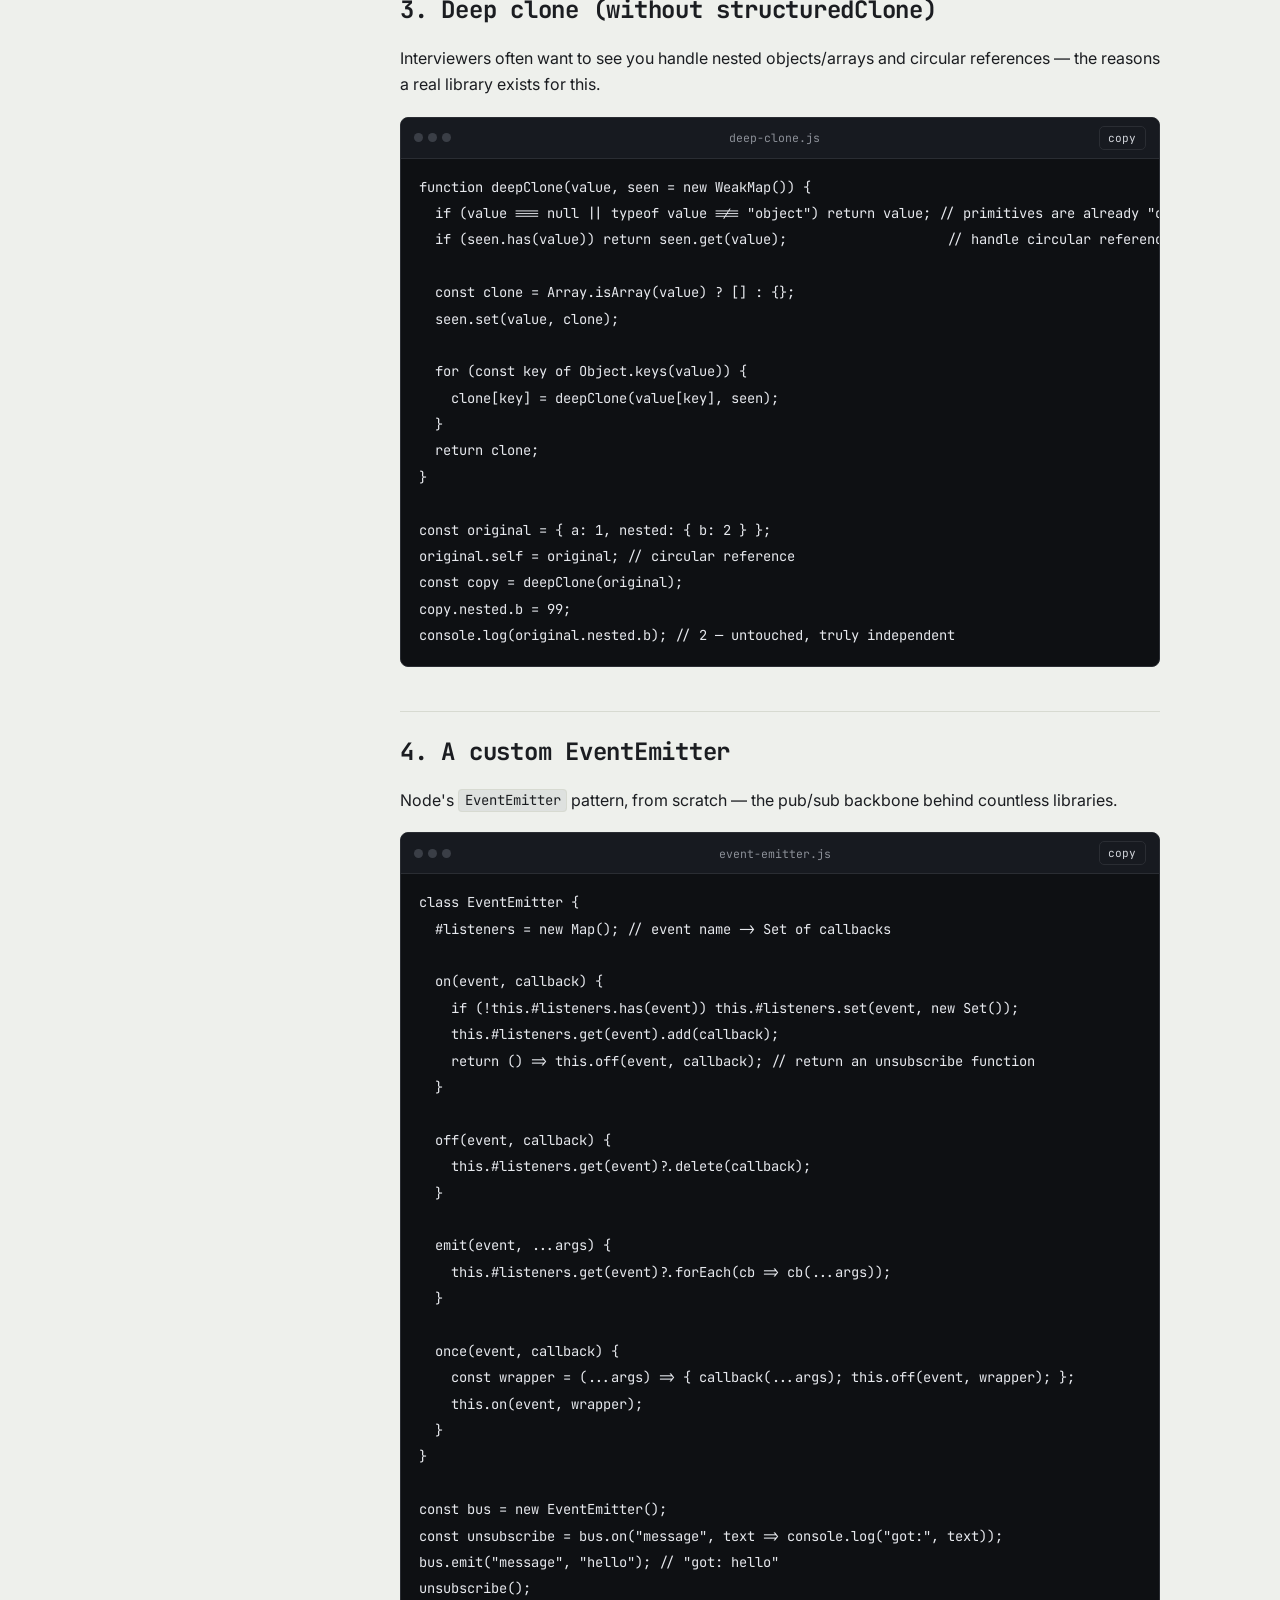
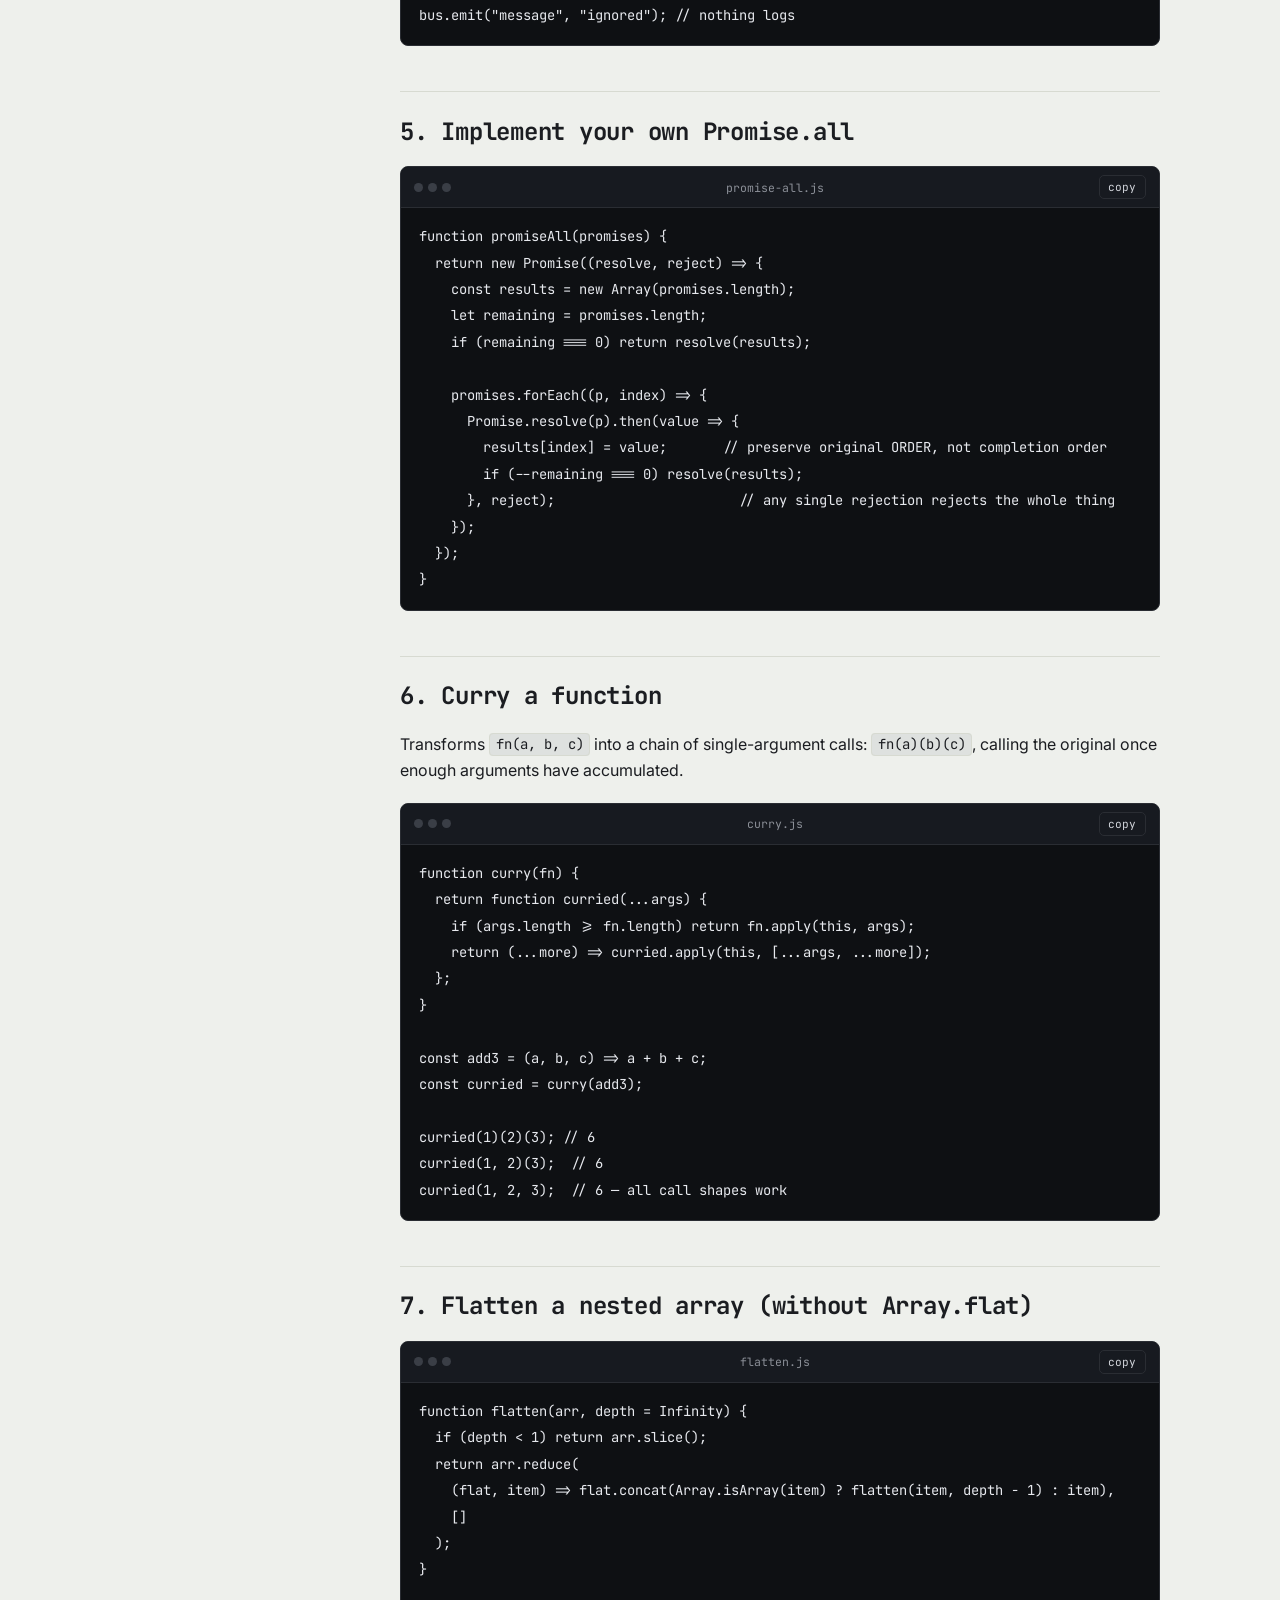
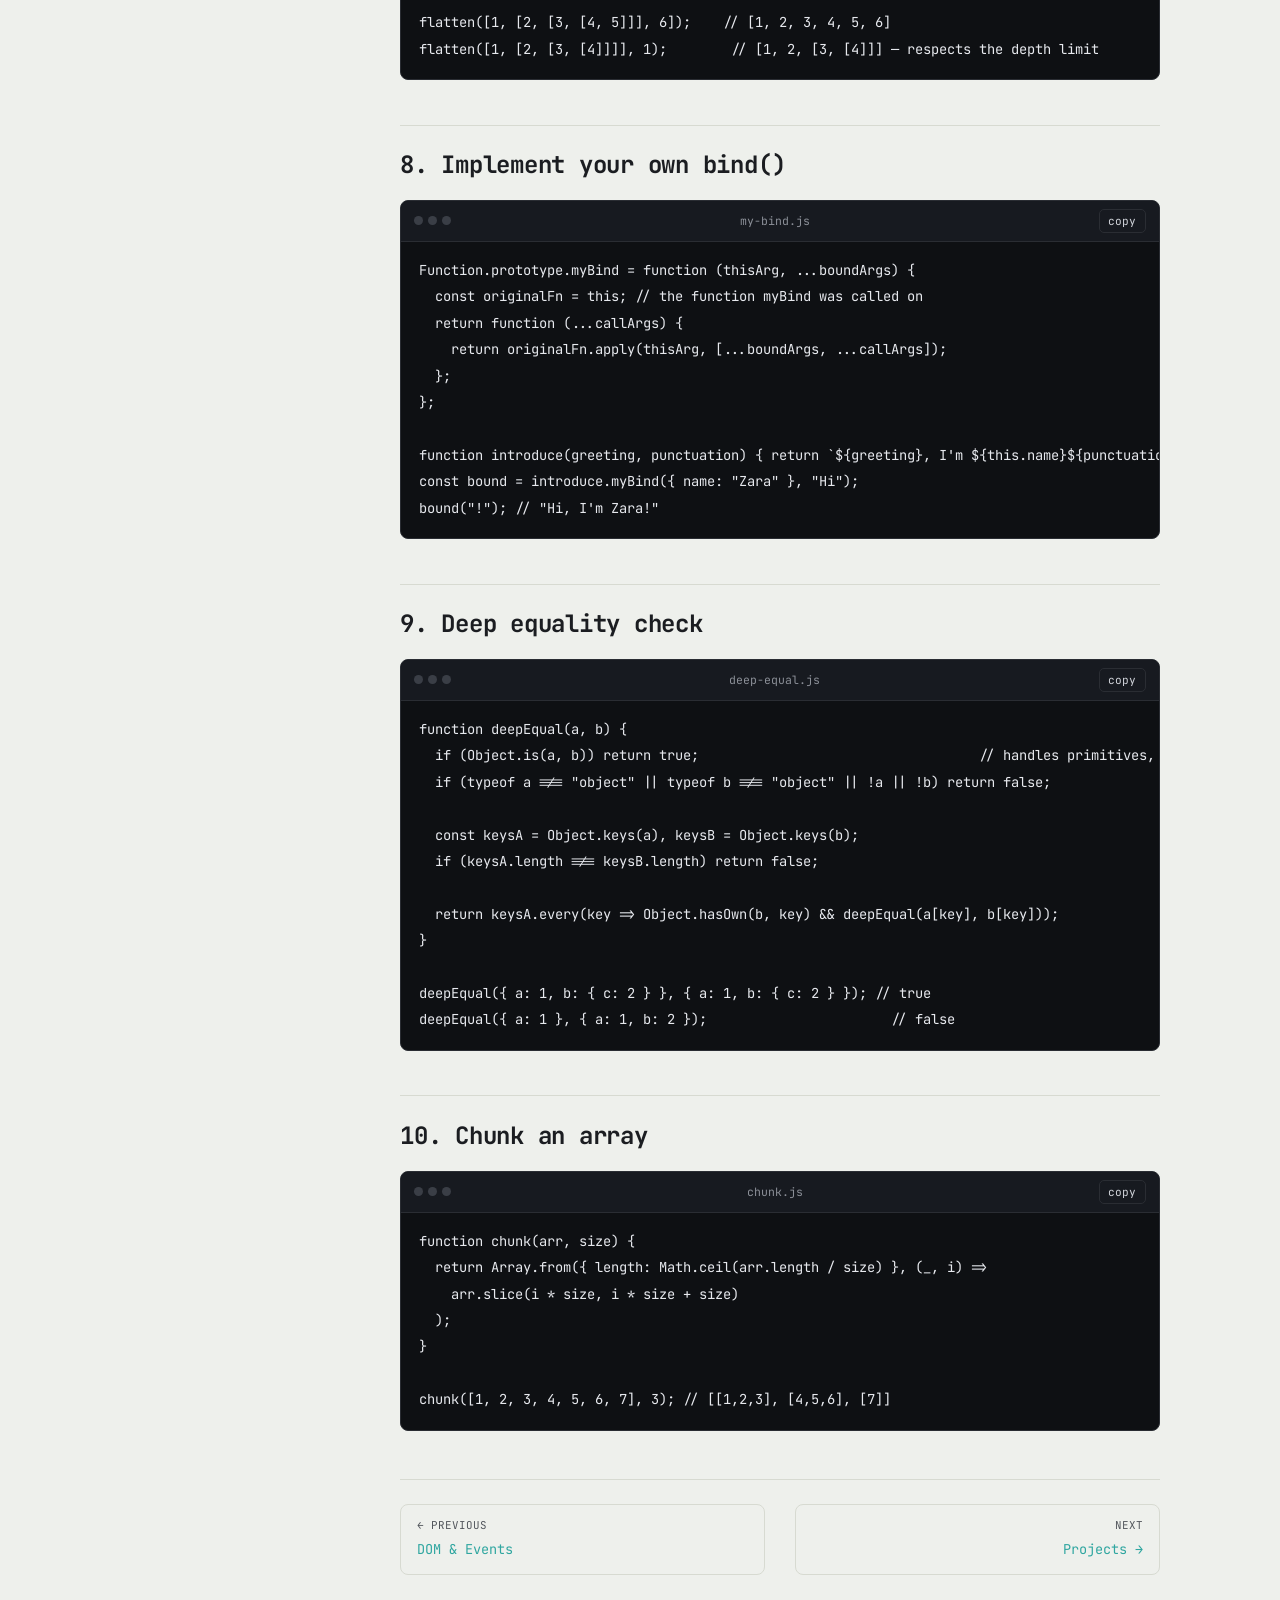
<file: pages/practice/coding-challenges.html>
<!DOCTYPE html>
<html lang="en">
<head>
<meta charset="UTF-8">
<meta name="viewport" content="width=device-width, initial-scale=1.0">
<title>Coding Challenges · javascript.ai</title>
<meta name="description" content="debounce, throttle, curry, deep clone, EventEmitter, Promise.all — implemented and explained.">
<link rel="stylesheet" href="../../css/style.css">
</head>
<body>
<div class="shell">
  <div class="topbar" id="topbar-mount"></div>
  <div class="body-row">
    <nav class="sidebar" id="sidebar-mount" aria-label="Curriculum"></nav>
    <main class="content">
      <div class="content__inner">
        <p class="breadcrumb"><a href="../../index.html">Home</a><span class="sep">/</span>Interview Prep<span class="sep">/</span>Coding Challenges</p>
<span class="eyebrow"><span class="str">interview prep/02</span></span>
<h1>Coding Challenges</h1>
<p class="lede">The implementation questions that show up over and over in JavaScript interviews — not because the answers are exotic, but because writing them correctly requires understanding closures, the event loop, and the prototype chain all at once. Each one is explained, not just pasted.</p>

<h2>1. Debounce</h2>
<p>Delays invoking a function until a pause of silence has passed. Used for search-as-you-type, resize handlers, autosave.</p>
<div class="code">
  <div class="code__bar"><div class="code__dots"><span></span><span></span><span></span></div><span class="code__label">debounce.js</span><button class="code__copy">copy</button></div>
  <pre><code>function debounce(fn, delay) {
  let timeoutId;
  return function (...args) {
    clearTimeout(timeoutId); // cancel the previous pending call
    timeoutId = setTimeout(() => fn.apply(this, args), delay);
  };
}

const search = debounce(query => console.log("searching:", query), 300);
search("j"); search("ja"); search("jav"); // only the LAST call fires, 300ms after typing stops</code></pre>
</div>

<h2>2. Throttle</h2>
<p>Guarantees a function runs at most once per fixed time window. Used for scroll handlers, drag events, rate-limited API calls.</p>
<div class="code">
  <div class="code__bar"><div class="code__dots"><span></span><span></span><span></span></div><span class="code__label">throttle.js</span><button class="code__copy">copy</button></div>
  <pre><code>function throttle(fn, limit) {
  let waiting = false;
  return function (...args) {
    if (waiting) return;
    fn.apply(this, args);
    waiting = true;
    setTimeout(() => { waiting = false; }, limit);
  };
}

const onScroll = throttle(() => console.log("scroll position:", window.scrollY), 200);
window.addEventListener("scroll", onScroll); // fires at most once every 200ms</code></pre>
</div>

<h2>3. Deep clone (without structuredClone)</h2>
<p>Interviewers often want to see you handle nested objects/arrays and circular references — the reasons a real library exists for this.</p>
<div class="code">
  <div class="code__bar"><div class="code__dots"><span></span><span></span><span></span></div><span class="code__label">deep-clone.js</span><button class="code__copy">copy</button></div>
  <pre><code>function deepClone(value, seen = new WeakMap()) {
  if (value === null || typeof value !== "object") return value; // primitives are already "cloned"
  if (seen.has(value)) return seen.get(value);                    // handle circular references

  const clone = Array.isArray(value) ? [] : {};
  seen.set(value, clone);

  for (const key of Object.keys(value)) {
    clone[key] = deepClone(value[key], seen);
  }
  return clone;
}

const original = { a: 1, nested: { b: 2 } };
original.self = original; // circular reference
const copy = deepClone(original);
copy.nested.b = 99;
console.log(original.nested.b); // 2 — untouched, truly independent</code></pre>
</div>

<h2>4. A custom EventEmitter</h2>
<p>Node's <code>EventEmitter</code> pattern, from scratch — the pub/sub backbone behind countless libraries.</p>
<div class="code">
  <div class="code__bar"><div class="code__dots"><span></span><span></span><span></span></div><span class="code__label">event-emitter.js</span><button class="code__copy">copy</button></div>
  <pre><code>class EventEmitter {
  #listeners = new Map(); // event name -> Set of callbacks

  on(event, callback) {
    if (!this.#listeners.has(event)) this.#listeners.set(event, new Set());
    this.#listeners.get(event).add(callback);
    return () => this.off(event, callback); // return an unsubscribe function
  }

  off(event, callback) {
    this.#listeners.get(event)?.delete(callback);
  }

  emit(event, ...args) {
    this.#listeners.get(event)?.forEach(cb => cb(...args));
  }

  once(event, callback) {
    const wrapper = (...args) => { callback(...args); this.off(event, wrapper); };
    this.on(event, wrapper);
  }
}

const bus = new EventEmitter();
const unsubscribe = bus.on("message", text => console.log("got:", text));
bus.emit("message", "hello"); // "got: hello"
unsubscribe();
bus.emit("message", "ignored"); // nothing logs</code></pre>
</div>

<h2>5. Implement your own Promise.all</h2>
<div class="code">
  <div class="code__bar"><div class="code__dots"><span></span><span></span><span></span></div><span class="code__label">promise-all.js</span><button class="code__copy">copy</button></div>
  <pre><code>function promiseAll(promises) {
  return new Promise((resolve, reject) => {
    const results = new Array(promises.length);
    let remaining = promises.length;
    if (remaining === 0) return resolve(results);

    promises.forEach((p, index) => {
      Promise.resolve(p).then(value => {
        results[index] = value;       // preserve original ORDER, not completion order
        if (--remaining === 0) resolve(results);
      }, reject);                       // any single rejection rejects the whole thing
    });
  });
}</code></pre>
</div>

<h2>6. Curry a function</h2>
<p>Transforms <code>fn(a, b, c)</code> into a chain of single-argument calls: <code>fn(a)(b)(c)</code>, calling the original once enough arguments have accumulated.</p>
<div class="code">
  <div class="code__bar"><div class="code__dots"><span></span><span></span><span></span></div><span class="code__label">curry.js</span><button class="code__copy">copy</button></div>
  <pre><code>function curry(fn) {
  return function curried(...args) {
    if (args.length >= fn.length) return fn.apply(this, args);
    return (...more) => curried.apply(this, [...args, ...more]);
  };
}

const add3 = (a, b, c) => a + b + c;
const curried = curry(add3);

curried(1)(2)(3); // 6
curried(1, 2)(3);  // 6
curried(1, 2, 3);  // 6 — all call shapes work</code></pre>
</div>

<h2>7. Flatten a nested array (without Array.flat)</h2>
<div class="code">
  <div class="code__bar"><div class="code__dots"><span></span><span></span><span></span></div><span class="code__label">flatten.js</span><button class="code__copy">copy</button></div>
  <pre><code>function flatten(arr, depth = Infinity) {
  if (depth < 1) return arr.slice();
  return arr.reduce(
    (flat, item) => flat.concat(Array.isArray(item) ? flatten(item, depth - 1) : item),
    []
  );
}

flatten([1, [2, [3, [4, 5]]], 6]);    // [1, 2, 3, 4, 5, 6]
flatten([1, [2, [3, [4]]]], 1);        // [1, 2, [3, [4]]] — respects the depth limit</code></pre>
</div>

<h2>8. Implement your own bind()</h2>
<div class="code">
  <div class="code__bar"><div class="code__dots"><span></span><span></span><span></span></div><span class="code__label">my-bind.js</span><button class="code__copy">copy</button></div>
  <pre><code>Function.prototype.myBind = function (thisArg, ...boundArgs) {
  const originalFn = this; // the function myBind was called on
  return function (...callArgs) {
    return originalFn.apply(thisArg, [...boundArgs, ...callArgs]);
  };
};

function introduce(greeting, punctuation) { return `${greeting}, I'm ${this.name}${punctuation}`; }
const bound = introduce.myBind({ name: "Zara" }, "Hi");
bound("!"); // "Hi, I'm Zara!"</code></pre>
</div>

<h2>9. Deep equality check</h2>
<div class="code">
  <div class="code__bar"><div class="code__dots"><span></span><span></span><span></span></div><span class="code__label">deep-equal.js</span><button class="code__copy">copy</button></div>
  <pre><code>function deepEqual(a, b) {
  if (Object.is(a, b)) return true;                                   // handles primitives, NaN, -0/0
  if (typeof a !== "object" || typeof b !== "object" || !a || !b) return false;

  const keysA = Object.keys(a), keysB = Object.keys(b);
  if (keysA.length !== keysB.length) return false;

  return keysA.every(key => Object.hasOwn(b, key) && deepEqual(a[key], b[key]));
}

deepEqual({ a: 1, b: { c: 2 } }, { a: 1, b: { c: 2 } }); // true
deepEqual({ a: 1 }, { a: 1, b: 2 });                       // false</code></pre>
</div>

<h2>10. Chunk an array</h2>
<div class="code">
  <div class="code__bar"><div class="code__dots"><span></span><span></span><span></span></div><span class="code__label">chunk.js</span><button class="code__copy">copy</button></div>
  <pre><code>function chunk(arr, size) {
  return Array.from({ length: Math.ceil(arr.length / size) }, (_, i) =>
    arr.slice(i * size, i * size + size)
  );
}

chunk([1, 2, 3, 4, 5, 6, 7], 3); // [[1,2,3], [4,5,6], [7]]</code></pre>
</div>

<div class="prevnext">
  <a class="prev" href="../../pages/dom/dom-events.html"><span class="lbl">← Previous</span>DOM & Events</a>
  <a class="next" href="../../projects.html"><span class="lbl">Next</span>Projects →</a>
</div>

      </div>
    </main>
  </div>
</div>

<script>window.SITE_ROOT = '../../';</script>
<script src="../../js/site-data.js"></script>
<script src="../../js/include.js"></script>
<script src="../../js/main.js"></script>
</body>
</html>
</file>
<file: css/style.css>
/* ==========================================================================
   javascript.ai — design system
   A practical, deep-dive JavaScript reference.
   Signature device: every section is framed like a console statement.
   ========================================================================== */

@import url('https://fonts.googleapis.com/css2?family=JetBrains+Mono:ital,wght@0,400;0,500;0,600;0,700;1,400&family=Inter:wght@400;500;600;700;800&display=swap');

:root{
  /* -- color tokens -- */
  --ink:        #0e1013;
  --ink-soft:   #171a20;
  --ink-raised: #1f232b;
  --line-dark:  #2a2d33;

  --paper:        #eef0ec;
  --paper-raised: #ffffff;
  --ink-text:     #1b1d21;
  --ink-text-dim: #52565c;
  --line:         #d7dad1;

  --amber:      #e8b23d;
  --amber-ink:  #4a3407;
  --teal:       #2fa6a0;
  --coral:      #e1573f;

  --radius: 8px;
  --shell-w: 280px;
  --content-max: 760px;

  --shadow-1: 0 1px 2px rgba(14,16,19,.06), 0 8px 24px rgba(14,16,19,.06);
}

*, *::before, *::after{ box-sizing: border-box; }
html{ scroll-behavior: smooth; }
@media (prefers-reduced-motion: reduce){
  html{ scroll-behavior: auto; }
  *, *::before, *::after{ animation-duration: .001ms !important; animation-iteration-count: 1 !important; transition-duration: .001ms !important; }
}

body{
  margin: 0;
  background: var(--paper);
  color: var(--ink-text);
  font-family: 'Inter', ui-sans-serif, system-ui, -apple-system, sans-serif;
  font-size: 16px;
  line-height: 1.65;
  -webkit-font-smoothing: antialiased;
}

h1, h2, h3, h4{
  font-family: 'JetBrains Mono', ui-monospace, 'SFMono-Regular', monospace;
  font-weight: 700;
  letter-spacing: -0.01em;
  line-height: 1.2;
  color: var(--ink-text);
}
h1{ font-size: clamp(1.9rem, 3.2vw, 2.6rem); }
h2{ font-size: 1.5rem; margin-top: 2.8rem; padding-top: 1.6rem; border-top: 1px solid var(--line); }
h3{ font-size: 1.15rem; margin-top: 2rem; }
p{ margin: 0 0 1rem; }
a{ color: var(--teal); text-decoration: none; }
a:hover{ text-decoration: underline; }
:focus-visible{ outline: 2px solid var(--amber); outline-offset: 2px; }

ul, ol{ padding-left: 1.3rem; }
li{ margin-bottom: .4rem; }
strong{ color: var(--ink-text); font-weight: 700; }
code:not(pre code){
  font-family: 'JetBrains Mono', monospace;
  background: rgba(46,52,64,.08);
  border: 1px solid var(--line);
  padding: .1em .4em;
  border-radius: 4px;
  font-size: .87em;
}

/* -- eyebrow: the console.log() signature label -- */
.eyebrow{
  display: inline-flex;
  align-items: center;
  gap: .5rem;
  font-family: 'JetBrains Mono', monospace;
  font-size: .8rem;
  color: var(--teal);
  background: var(--ink);
  border-radius: 6px;
  padding: .35rem .7rem;
  margin-bottom: 1rem;
}
.eyebrow::before{ content: '›'; color: var(--amber); font-weight: 700; }
.eyebrow .str{ color: #d9dce2; }
.eyebrow .str::before{ content: '"'; color: var(--amber); }
.eyebrow .str::after{ content: '"'; color: var(--amber); }

/* ==========================================================================
   Shell layout (topbar + sidebar + main) used by lesson/content pages
   ========================================================================== */
.shell{ min-height: 100vh; display: flex; flex-direction: column; }

.topbar{
  position: sticky; top: 0; z-index: 40;
  display: flex; align-items: center; gap: 1rem;
  height: 60px; padding: 0 1.25rem;
  background: var(--ink);
  border-bottom: 1px solid var(--line-dark);
}
.topbar__brand{
  display: flex; align-items: center; gap: .55rem;
  font-family: 'JetBrains Mono', monospace;
  color: #fff; font-weight: 700; font-size: 1rem;
  flex-shrink: 0;
}
.topbar__brand .dot{ width: 9px; height: 9px; border-radius: 50%; background: var(--amber); display:inline-block; }
.topbar__brand small{ color: var(--teal); font-weight: 500; }

.topbar__search{ flex: 1; max-width: 420px; position: relative; }
.topbar__search input{
  width: 100%;
  background: var(--ink-soft);
  border: 1px solid var(--line-dark);
  color: #e7e9ee;
  font-family: 'JetBrains Mono', monospace;
  font-size: .85rem;
  padding: .55rem .7rem .55rem 2rem;
  border-radius: 6px;
}
.topbar__search input::placeholder{ color: #6b7078; }
.topbar__search svg{ position: absolute; left: .6rem; top: 50%; transform: translateY(-50%); width: 15px; height: 15px; stroke: #6b7078; }
.search-results{
  position: absolute; top: calc(100% + 6px); left: 0; right: 0;
  background: var(--ink-soft); border: 1px solid var(--line-dark);
  border-radius: 8px; overflow: hidden; max-height: 60vh; overflow-y: auto;
  box-shadow: var(--shadow-1); display: none;
}
.search-results.is-open{ display: block; }
.search-results a{
  display: block; padding: .6rem .8rem; color: #e7e9ee; text-decoration: none;
  border-bottom: 1px solid var(--line-dark); font-size: .85rem;
}
.search-results a:hover, .search-results a.active{ background: var(--ink-raised); }
.search-results .cat{ color: var(--amber); font-family: 'JetBrains Mono',monospace; font-size: .7rem; margin-right: .5rem; }
.search-results .empty{ padding: .8rem; color: #8b8f97; font-size: .85rem; }

.topbar__gh{
  margin-left: auto; flex-shrink: 0;
  color: #cfd2d8; font-family: 'JetBrains Mono', monospace; font-size: .82rem;
  border: 1px solid var(--line-dark); border-radius: 6px; padding: .45rem .8rem;
  display: flex; align-items: center; gap: .4rem;
}
.topbar__gh:hover{ border-color: var(--amber); color: var(--amber); text-decoration:none; }

.menu-toggle{
  display: none;
  background: none; border: 1px solid var(--line-dark); color: #e7e9ee;
  border-radius: 6px; width: 36px; height: 36px; align-items:center; justify-content:center;
  cursor: pointer;
}

.body-row{ display: flex; flex: 1; }

.sidebar{
  width: var(--shell-w); flex-shrink: 0;
  background: var(--ink);
  border-right: 1px solid var(--line-dark);
  padding: 1.4rem 0 3rem;
  position: sticky; top: 60px; align-self: flex-start;
  height: calc(100vh - 60px); overflow-y: auto;
}
.sidebar__group{ margin-bottom: 1.5rem; padding: 0 1.1rem; }
.sidebar__label{
  font-family: 'JetBrains Mono', monospace;
  font-size: .7rem; letter-spacing: .06em; text-transform: uppercase;
  color: #6b7078; margin: 0 0 .55rem .35rem;
}
.sidebar__link{
  display: flex; align-items: center; gap: .5rem;
  font-family: 'JetBrains Mono', monospace;
  font-size: .82rem; color: #b7bac0;
  padding: .45rem .6rem; border-radius: 6px;
  border-left: 2px solid transparent;
  text-decoration: none;
}
.sidebar__link::before{ content: '.js'; color: #565a62; font-size: .68rem; }
.sidebar__link:hover{ background: var(--ink-soft); color: #fff; text-decoration:none; }
.sidebar__link.active{
  background: var(--ink-raised); color: var(--amber);
  border-left-color: var(--amber);
}
.sidebar__link.active::before{ color: var(--amber); }

main.content{
  flex: 1; min-width: 0;
  padding: 3rem 2rem 6rem;
}
.content__inner{ max-width: var(--content-max); margin: 0 auto; }

.lede{ font-size: 1.1rem; color: var(--ink-text-dim); max-width: 62ch; }

.breadcrumb{
  font-family: 'JetBrains Mono', monospace; font-size: .78rem;
  color: var(--ink-text-dim); margin-bottom: .8rem;
}
.breadcrumb a{ color: var(--ink-text-dim); }
.breadcrumb .sep{ margin: 0 .4rem; color: var(--line); }

/* -- callouts -- */
.callout{
  border: 1px solid var(--line); border-left: 4px solid var(--teal);
  background: var(--paper-raised); border-radius: 6px;
  padding: .9rem 1.1rem; margin: 1.4rem 0;
}
.callout.warn{ border-left-color: var(--coral); }
.callout.tip{ border-left-color: var(--amber); }
.callout__label{
  font-family: 'JetBrains Mono', monospace; font-size: .72rem; text-transform: uppercase;
  letter-spacing: .06em; color: var(--teal); display:block; margin-bottom: .35rem;
}
.callout.warn .callout__label{ color: var(--coral); }
.callout.tip .callout__label{ color: var(--amber-ink); }
.callout p:last-child{ margin-bottom: 0; }

/* -- code blocks -- */
.code{
  position: relative;
  background: var(--ink); border-radius: 8px; overflow: hidden;
  margin: 1.2rem 0; border: 1px solid var(--line-dark);
}
.code__bar{
  display: flex; align-items: center; justify-content: space-between;
  padding: .5rem .8rem; background: var(--ink-soft);
  border-bottom: 1px solid var(--line-dark);
}
.code__dots{ display: flex; gap: 5px; }
.code__dots span{ width: 9px; height: 9px; border-radius: 50%; background: #3a3e46; }
.code__label{ font-family:'JetBrains Mono',monospace; font-size: .72rem; color: #8b8f97; }
.code__copy{
  background: none; border: 1px solid var(--line-dark); color: #cfd2d8;
  font-family: 'JetBrains Mono', monospace; font-size: .7rem;
  border-radius: 5px; padding: .25rem .55rem; cursor: pointer;
}
.code__copy:hover{ border-color: var(--amber); color: var(--amber); }
.code pre{ margin: 0; padding: 1rem 1.1rem; overflow-x: auto; }
.code code{ font-family: 'JetBrains Mono', monospace; font-size: .86rem; line-height: 1.6; color: #e7e9ee; background: none; border:0; padding:0; }

/* minimal manual token colors (no highlighter dependency) */
.tk-kw{ color: #ef8b8b; }      /* keywords */
.tk-str{ color: #9fd88d; }     /* strings */
.tk-num{ color: #e8b23d; }     /* numbers */
.tk-com{ color: #6b7078; font-style: italic; } /* comments */
.tk-fn{ color: #7fc6e8; }      /* function names */
.tk-op{ color: #cfd2d8; }

.output{
  background: var(--ink-soft); border-top: 1px dashed var(--line-dark);
  padding: .8rem 1.1rem; font-family: 'JetBrains Mono', monospace; font-size: .82rem;
}
.output__label{ color: #6b7078; font-size: .7rem; text-transform: uppercase; letter-spacing: .05em; display:block; margin-bottom:.4rem; }
.output__line{ color: var(--teal); }
.output__line.err{ color: var(--coral); }

/* -- tables -- */
table{ width: 100%; border-collapse: collapse; margin: 1.2rem 0; font-size: .92rem; }
th, td{ text-align: left; padding: .6rem .7rem; border-bottom: 1px solid var(--line); }
th{ font-family: 'JetBrains Mono', monospace; font-size: .75rem; text-transform: uppercase; letter-spacing: .04em; color: var(--ink-text-dim); }

/* -- interview Q&A -- */
.qa{ border: 1px solid var(--line); background: var(--paper-raised); border-radius: 8px; margin: 1rem 0; overflow: hidden; }
.qa__q{
  width: 100%; text-align: left; background: none; border: 0; cursor: pointer;
  padding: 1rem 1.1rem; display: flex; gap: .8rem; align-items: flex-start;
  font-family: 'JetBrains Mono', monospace; font-size: .95rem; font-weight: 600; color: var(--ink-text);
}
.qa__q .idx{ color: var(--amber-ink); background: rgba(232,178,61,.25); border-radius: 4px; padding: 0 .4rem; font-size: .78rem; flex-shrink:0; margin-top:.15rem; }
.qa__q .chev{ margin-left: auto; color: var(--ink-text-dim); transition: transform .15s ease; flex-shrink:0; }
.qa.is-open .qa__q .chev{ transform: rotate(90deg); }
.qa__a{ display: none; padding: 0 1.1rem 1.1rem 2.9rem; color: var(--ink-text-dim); }
.qa.is-open .qa__a{ display: block; }
.qa__a p:first-child{ margin-top:0; }
.tag{
  display:inline-block; font-family:'JetBrains Mono',monospace; font-size:.68rem;
  padding: .15rem .5rem; border-radius: 999px; margin: 0 .3rem .3rem 0;
  border: 1px solid var(--line); color: var(--ink-text-dim);
}

/* -- category / card grids -- */
.grid{ display: grid; gap: 1.1rem; grid-template-columns: repeat(auto-fill, minmax(230px, 1fr)); margin: 1.5rem 0; }
.card{
  background: var(--paper-raised); border: 1px solid var(--line); border-radius: 10px;
  padding: 1.2rem; text-decoration: none; color: var(--ink-text); display:block;
  transition: transform .12s ease, box-shadow .12s ease, border-color .12s ease;
}
.card:hover{ text-decoration:none; transform: translateY(-2px); box-shadow: var(--shadow-1); border-color: var(--amber); }
.card__file{ font-family:'JetBrains Mono',monospace; font-size: .72rem; color: var(--teal); margin-bottom:.5rem; }
.card__title{ font-family:'JetBrains Mono',monospace; font-weight:700; font-size:1rem; margin-bottom:.4rem; }
.card__desc{ font-size: .87rem; color: var(--ink-text-dim); margin: 0; }

/* -- buttons -- */
.btn{
  display:inline-flex; align-items:center; gap:.5rem;
  font-family:'JetBrains Mono',monospace; font-size:.85rem; font-weight:600;
  padding: .65rem 1.1rem; border-radius: 7px; text-decoration:none; cursor:pointer; border:1px solid transparent;
}
.btn.primary{ background: var(--amber); color: var(--amber-ink); }
.btn.primary:hover{ background:#f2c15e; text-decoration:none; }
.btn.ghost{ border-color: var(--line-dark); color:#e7e9ee; }
.btn.ghost:hover{ border-color: var(--amber); color: var(--amber); text-decoration:none; }

.prevnext{ display:flex; justify-content:space-between; gap:1rem; margin-top: 3rem; padding-top: 1.5rem; border-top: 1px solid var(--line); }
.prevnext a{ font-family:'JetBrains Mono',monospace; font-size:.85rem; padding: .8rem 1rem; border:1px solid var(--line); border-radius:8px; flex: 1; max-width: 48%; }
.prevnext a:hover{ border-color: var(--amber); text-decoration:none; }
.prevnext .lbl{ display:block; font-size:.68rem; color: var(--ink-text-dim); text-transform:uppercase; margin-bottom:.2rem; }
.prevnext .next{ text-align: right; margin-left:auto; }

footer.site{
  background: var(--ink); color: #8b8f97; text-align:center;
  padding: 2rem 1rem; font-family:'JetBrains Mono',monospace; font-size:.78rem;
}
footer.site a{ color: var(--teal); }

@media (max-width: 900px){
  .sidebar{ position: fixed; left: 0; top: 60px; z-index: 39; transform: translateX(-100%); transition: transform .18s ease; width: 82vw; max-width: 300px; box-shadow: var(--shadow-1); }
  .sidebar.is-open{ transform: translateX(0); }
  .menu-toggle{ display: inline-flex; }
  .topbar__search{ display:none; }
  main.content{ padding: 2rem 1.1rem 4rem; }
}
</file>
